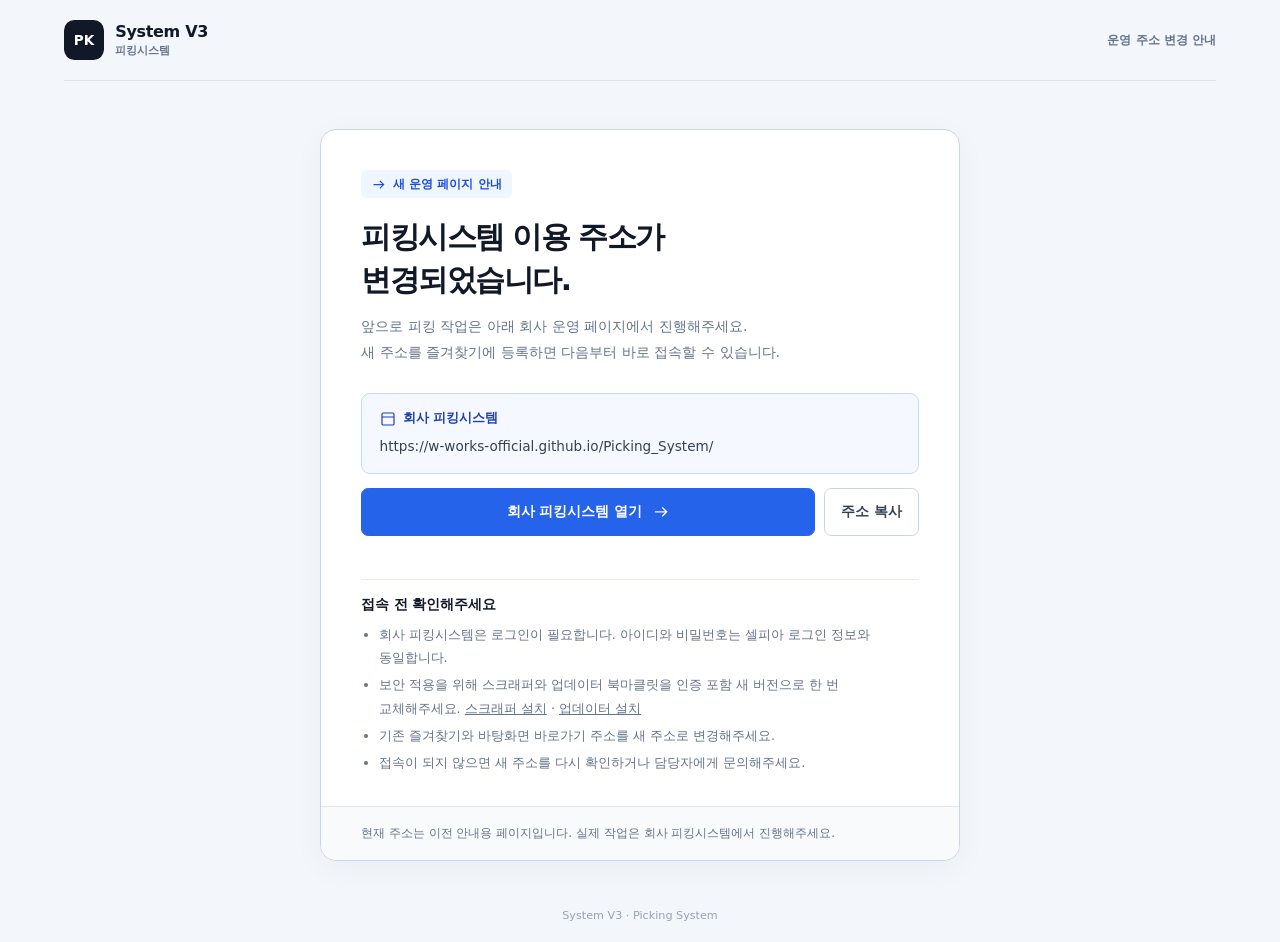
<file: index.html>
<!doctype html>
<html lang="ko">
  <head>
    <meta charset="utf-8">
    <meta name="viewport" content="width=device-width, initial-scale=1">
    <meta name="robots" content="noindex, nofollow">
    <meta name="theme-color" content="#2563eb">
    <title>System V3 · 피킹시스템 주소 변경 안내</title>
    <meta name="notice-version" content="20261007-picking-v1">
    <style>
      :root { color-scheme: light; font-family: "Pretendard", "Noto Sans KR", "Malgun Gothic", system-ui, sans-serif; color: #111827; background: #f3f6fb; font-size: 16px; }
      * { box-sizing: border-box; }
      body { margin: 0; min-height: 100vh; min-height: 100svh; }
      button, a { -webkit-tap-highlight-color: transparent; }
      button { font: inherit; }
      a { color: inherit; }
      .shell { max-width: 75rem; margin: auto; padding: 1.25rem 1.5rem; }
      .header { display: flex; align-items: center; justify-content: space-between; gap: 1rem; padding-bottom: 1.25rem; border-bottom: 1px solid #dbe3ee; }
      .brand { display: flex; align-items: center; gap: .7rem; }
      .brand-icon { width: 2.5rem; height: 2.5rem; display: grid; place-items: center; border-radius: .65rem; background: #111827; color: #fff; font-size: .85rem; font-weight: 800; }
      .brand-name { font-size: 1rem; font-weight: 800; letter-spacing: -.02em; }
      .brand-subtitle { margin-top: .12rem; font-size: .7rem; font-weight: 600; color: #64748b; }
      .header-note { font-size: .75rem; font-weight: 600; color: #64748b; }
      main { display: grid; place-items: center; min-height: calc(100svh - 8.75rem); padding: 3rem 0; }
      .notice { width: 100%; max-width: 40rem; background: #fff; border: 1px solid #cbd5e1; border-radius: 1rem; box-shadow: 0 .5rem 2rem rgba(15, 23, 42, .04); overflow: hidden; }
      .notice-body { padding: 2.5rem 2.5rem 2rem; }
      .eyebrow { display: inline-flex; align-items: center; gap: .4rem; padding: .35rem .65rem; border-radius: .35rem; background: #eff6ff; color: #1d4ed8; font-size: .75rem; font-weight: 700; }
      .eyebrow svg { width: .95rem; height: .95rem; }
      h1 { margin: 1.1rem 0 .8rem; font-size: 1.85rem; line-height: 1.45; letter-spacing: -.05em; font-weight: 800; word-break: keep-all; }
      .intro { margin: 0; font-size: .9rem; line-height: 1.8; color: #64748b; word-break: keep-all; }
      .destination { margin-top: 1.7rem; padding: 1rem 1.1rem; border: 1px solid #bfdbfe; border-radius: .55rem; background: #f5f9ff; }
      .destination-label { display: flex; align-items: center; gap: .45rem; color: #1e40af; font-size: .8rem; font-weight: 700; }
      .destination-label svg { width: 1rem; height: 1rem; flex: none; }
      .url { display: block; margin-top: .45rem; color: #334155; font-size: .85rem; line-height: 1.65; overflow-wrap: anywhere; text-decoration: none; user-select: all; }
      .url:hover { text-decoration: underline; }
      .actions { display: flex; gap: .6rem; margin-top: .85rem; }
      .button { display: inline-flex; align-items: center; justify-content: center; gap: .6rem; min-height: 3rem; padding: .75rem 1rem; border: 1px solid #cbd5e1; border-radius: .45rem; background: #fff; color: #334155; font-size: .85rem; font-weight: 700; text-decoration: none; cursor: pointer; }
      .primary { flex: 1; border-color: #2563eb; background: #2563eb; color: #fff; }
      .primary:hover { background: #1d4ed8; border-color: #1d4ed8; }
      .secondary:hover { background: #f8fafc; }
      .button svg { width: 1.1rem; height: 1.1rem; }
      :focus-visible { outline: 3px solid #93c5fd; outline-offset: 3px; }
      .copy-status { min-height: 1.5rem; margin: .45rem 0 0; color: #2563eb; font-size: .75rem; line-height: 1.6; }
      .instructions { margin: .75rem 0 0; padding: 1rem 0 0; border-top: 1px solid #e2e8f0; }
      .instructions h2 { margin: 0 0 .55rem; font-size: .85rem; font-weight: 700; }
      .instructions ul { margin: 0; padding-left: 1.1rem; color: #64748b; font-size: .8rem; line-height: 1.85; word-break: keep-all; }
      .instructions li + li { margin-top: .2rem; }
      .notice-footer { padding: 1rem 2.5rem; border-top: 1px solid #e2e8f0; background: #f8fafc; color: #64748b; font-size: .75rem; line-height: 1.7; word-break: keep-all; }
      .page-footer { text-align: center; color: #94a3b8; font-size: .7rem; }
      @media (max-width: 40rem) {
        .shell { padding: 1rem; }
        .header { padding-bottom: 1rem; }
        .header-note { font-size: .7rem; }
        main { padding: 2rem 0; min-height: calc(100svh - 8rem); }
        .notice-body { padding: 1.75rem 1.25rem 1.35rem; }
        h1 { font-size: 1.55rem; }
        .notice-footer { padding: .9rem 1.25rem; }
        .actions { flex-direction: column; }
        .button { width: 100%; }
      }
    </style>
  </head>
  <body>
    <div class="shell">
      <header class="header">
        <div class="brand">
          <div class="brand-icon" aria-hidden="true">PK</div>
          <div><div class="brand-name">System V3</div><div class="brand-subtitle">피킹시스템</div></div>
        </div>
        <span class="header-note">운영 주소 변경 안내</span>
      </header>
      <main>
        <section class="notice" aria-labelledby="notice-title">
          <div class="notice-body">
            <span class="eyebrow">
              <svg viewBox="0 0 24 24" fill="none" stroke="currentColor" stroke-width="1.8" aria-hidden="true"><path d="M4 12h16M14 6l6 6-6 6"/></svg>
              새 운영 페이지 안내
            </span>
            <h1 id="notice-title">피킹시스템 이용 주소가<br>변경되었습니다.</h1>
            <p class="intro">앞으로 피킹 작업은 아래 회사 운영 페이지에서 진행해주세요.<br>새 주소를 즐겨찾기에 등록하면 다음부터 바로 접속할 수 있습니다.</p>
            <div class="destination">
              <div class="destination-label">
                <svg viewBox="0 0 24 24" fill="none" stroke="currentColor" stroke-width="1.8" aria-hidden="true"><rect x="3" y="3" width="18" height="18" rx="2"/><path d="M3 9h18M7 6h.01M10 6h.01"/></svg>
                회사 피킹시스템
              </div>
              <a id="destination-url" class="url" href="https://w-works-official.github.io/Picking_System/">https://w-works-official.github.io/Picking_System/</a>
            </div>
            <div class="actions">
              <a class="button primary" href="https://w-works-official.github.io/Picking_System/">
                회사 피킹시스템 열기
                <svg viewBox="0 0 24 24" fill="none" stroke="currentColor" stroke-width="1.8" aria-hidden="true"><path d="M4 12h16M14 6l6 6-6 6"/></svg>
              </a>
              <button id="copy-address" class="button secondary" type="button">주소 복사</button>
            </div>
            <p id="copy-status" class="copy-status" role="status" aria-live="polite"></p>
            <div class="instructions">
              <h2>접속 전 확인해주세요</h2>
              <ul>
                <li>회사 피킹시스템은 로그인이 필요합니다. 아이디와 비밀번호는 셀피아 로그인 정보와 동일합니다.</li>
                <li>보안 적용을 위해 스크래퍼와 업데이터 북마클릿을 인증 포함 새 버전으로 한 번 교체해주세요. <a href="https://w-works-official.github.io/Picking_System/tools/sellpia_scraper.html">스크래퍼 설치</a> · <a href="https://w-works-official.github.io/Picking_System/tools/sellpia_memo_updater_0707_stockmatch.html">업데이터 설치</a></li>
                <li>기존 즐겨찾기와 바탕화면 바로가기 주소를 새 주소로 변경해주세요.</li>
                <li>접속이 되지 않으면 새 주소를 다시 확인하거나 담당자에게 문의해주세요.</li>
              </ul>
            </div>
          </div>
          <div class="notice-footer">현재 주소는 이전 안내용 페이지입니다. 실제 작업은 회사 피킹시스템에서 진행해주세요.</div>
        </section>
      </main>
      <footer class="page-footer">System V3 · Picking System</footer>
    </div>
    <script>
      const address = document.getElementById('destination-url');
      const copyButton = document.getElementById('copy-address');
      const copyStatus = document.getElementById('copy-status');
      let resetTimer;
      copyButton.addEventListener('click', async () => {
        clearTimeout(resetTimer);
        try {
          await navigator.clipboard.writeText(address.href);
          copyButton.textContent = '복사 완료';
          copyStatus.textContent = '새 주소를 복사했습니다.';
        } catch {
          const range = document.createRange();
          range.selectNodeContents(address);
          const selection = window.getSelection();
          selection.removeAllRanges();
          selection.addRange(range);
          copyStatus.textContent = '주소를 선택했습니다. Ctrl+C 또는 길게 눌러 복사해주세요.';
        }
        resetTimer = setTimeout(() => { copyButton.textContent = '주소 복사'; }, 2500);
      });
    </script>
  </body>
</html>
</file>
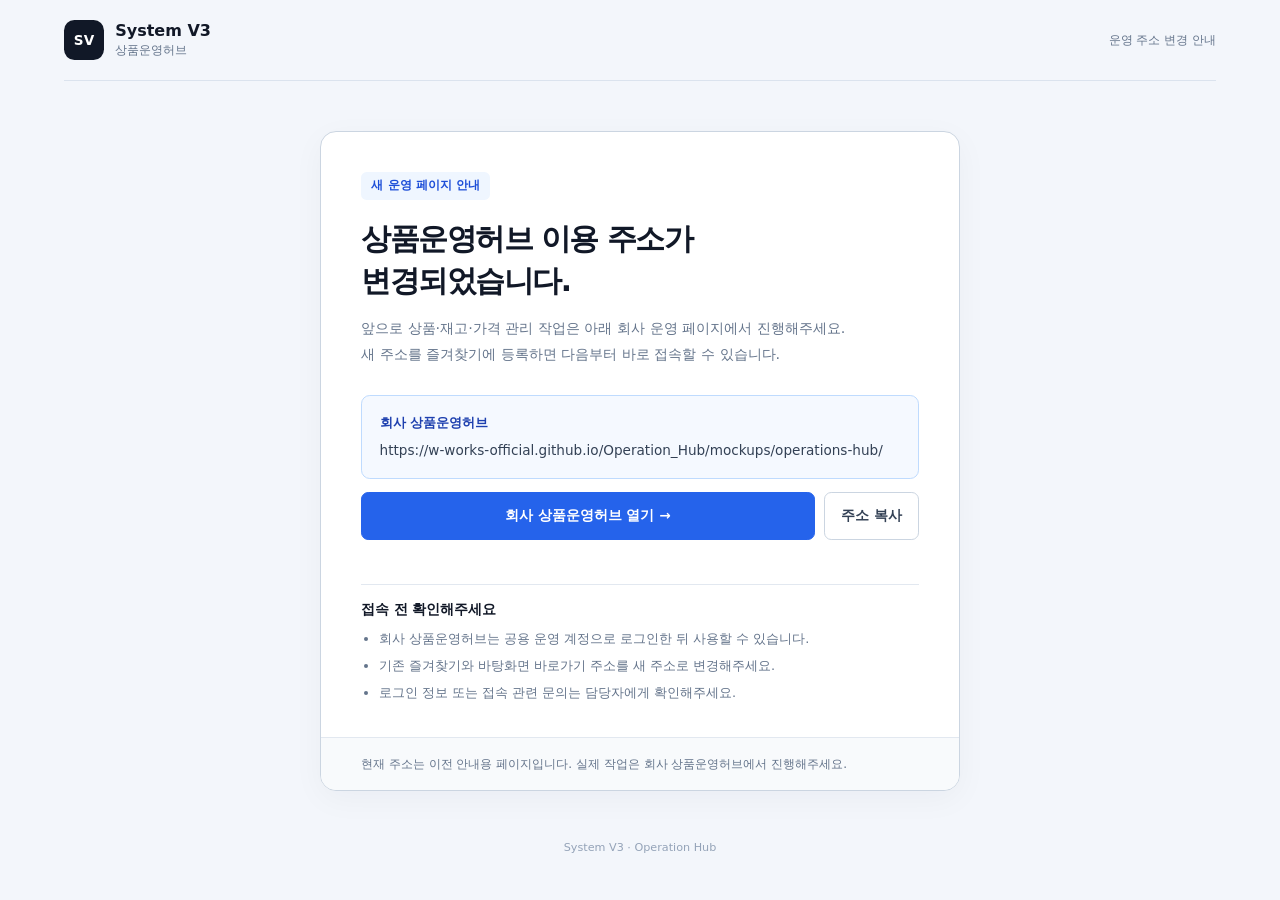
<file: mockups/operations-hub/index.html>
<!doctype html>
<html lang="ko">
<head>
  <meta charset="utf-8">
  <meta name="viewport" content="width=device-width, initial-scale=1">
  <meta name="robots" content="noindex, nofollow">
  <meta name="theme-color" content="#2563eb">
  <meta name="hub-address-notice-version" content="20261007-v1">
  <title>System V3 · 상품운영허브 주소 변경 안내</title>
  <style>
    :root { color-scheme: light; font: 16px "Pretendard", "Noto Sans KR", "Malgun Gothic", system-ui, sans-serif; color: #111827; background: #f3f6fb; }
    * { box-sizing: border-box; }
    body { margin: 0; min-height: 100vh; min-height: 100svh; }
    .shell { max-width: 75rem; margin: auto; padding: 1.25rem 1.5rem; }
    header { display: flex; align-items: center; justify-content: space-between; gap: 1rem; padding-bottom: 1.25rem; border-bottom: 1px solid #dbe3ee; }
    .brand { display: flex; align-items: center; gap: .7rem; }
    .icon { width: 2.5rem; height: 2.5rem; display: grid; place-items: center; border-radius: .65rem; background: #111827; color: white; font-size: .85rem; font-weight: 800; }
    .brand strong { font-size: 1rem; }
    .subtitle, .header-note { color: #64748b; font-size: .75rem; }
    .subtitle { margin-top: .15rem; }
    main { display: grid; place-items: center; min-height: calc(100svh - 8.75rem); padding: 3rem 0; }
    .notice { width: 100%; max-width: 40rem; background: white; border: 1px solid #cbd5e1; border-radius: 1rem; overflow: hidden; box-shadow: 0 .5rem 2rem rgba(15,23,42,.04); }
    .body { padding: 2.5rem 2.5rem 2rem; }
    .eyebrow { display: inline-block; padding: .35rem .65rem; border-radius: .35rem; background: #eff6ff; color: #1d4ed8; font-size: .75rem; font-weight: 700; }
    h1 { margin: 1.1rem 0 .8rem; font-size: 1.85rem; line-height: 1.45; letter-spacing: -.05em; word-break: keep-all; }
    .intro { margin: 0; color: #64748b; font-size: .9rem; line-height: 1.8; word-break: keep-all; }
    .destination { margin-top: 1.7rem; padding: 1rem 1.1rem; border: 1px solid #bfdbfe; border-radius: .55rem; background: #f5f9ff; }
    .destination strong { color: #1e40af; font-size: .8rem; }
    .url { display: block; margin-top: .45rem; color: #334155; font-size: .85rem; line-height: 1.65; overflow-wrap: anywhere; text-decoration: none; user-select: all; }
    .url:hover { text-decoration: underline; }
    .actions { display: flex; gap: .6rem; margin-top: .85rem; }
    .button { display: inline-flex; align-items: center; justify-content: center; min-height: 3rem; padding: .75rem 1rem; border: 1px solid #cbd5e1; border-radius: .45rem; background: white; color: #334155; font-family: inherit; font-size: .85rem; font-weight: 700; text-decoration: none; cursor: pointer; }
    .primary { flex: 1; border-color: #2563eb; background: #2563eb; color: white; }
    .primary:hover { background: #1d4ed8; }
    :focus-visible { outline: 3px solid #93c5fd; outline-offset: 3px; }
    #copy-status { min-height: 1.5rem; margin: .45rem 0 0; color: #2563eb; font-size: .75rem; line-height: 1.6; }
    .instructions { margin-top: .75rem; padding-top: 1rem; border-top: 1px solid #e2e8f0; }
    h2 { margin: 0 0 .55rem; font-size: .85rem; }
    ul { margin: 0; padding-left: 1.1rem; color: #64748b; font-size: .8rem; line-height: 1.85; word-break: keep-all; }
    li + li { margin-top: .2rem; }
    .notice-footer { padding: 1rem 2.5rem; border-top: 1px solid #e2e8f0; background: #f8fafc; color: #64748b; font-size: .75rem; line-height: 1.7; word-break: keep-all; }
    footer { text-align: center; color: #94a3b8; font-size: .7rem; }
    @media (max-width: 40rem) {
      .shell { padding: 1rem; } main { padding: 2rem 0; min-height: calc(100svh - 8rem); }
      .body { padding: 1.75rem 1.25rem 1.35rem; } h1 { font-size: 1.55rem; }
      .notice-footer { padding: .9rem 1.25rem; } .actions { flex-direction: column; } .button { width: 100%; }
    }
  </style>
</head>
<body>
  <div class="shell">
    <header><div class="brand"><div class="icon" aria-hidden="true">SV</div><div><strong>System V3</strong><div class="subtitle">상품운영허브</div></div></div><span class="header-note">운영 주소 변경 안내</span></header>
    <main>
      <section class="notice" aria-labelledby="notice-title">
        <div class="body">
          <span class="eyebrow">새 운영 페이지 안내</span>
          <h1 id="notice-title">상품운영허브 이용 주소가<br>변경되었습니다.</h1>
          <p class="intro">앞으로 상품·재고·가격 관리 작업은 아래 회사 운영 페이지에서 진행해주세요.<br>새 주소를 즐겨찾기에 등록하면 다음부터 바로 접속할 수 있습니다.</p>
          <div class="destination"><strong>회사 상품운영허브</strong><a id="destination-url" class="url" href="https://w-works-official.github.io/Operation_Hub/mockups/operations-hub/">https://w-works-official.github.io/Operation_Hub/mockups/operations-hub/</a></div>
          <div class="actions"><a class="button primary" href="https://w-works-official.github.io/Operation_Hub/mockups/operations-hub/">회사 상품운영허브 열기 →</a><button id="copy-address" class="button" type="button">주소 복사</button></div>
          <p id="copy-status" role="status" aria-live="polite"></p>
          <div class="instructions"><h2>접속 전 확인해주세요</h2><ul>
            <li>회사 상품운영허브는 공용 운영 계정으로 로그인한 뒤 사용할 수 있습니다.</li>
            <li>기존 즐겨찾기와 바탕화면 바로가기 주소를 새 주소로 변경해주세요.</li>
            <li>로그인 정보 또는 접속 관련 문의는 담당자에게 확인해주세요.</li>
          </ul></div>
        </div>
        <div class="notice-footer">현재 주소는 이전 안내용 페이지입니다. 실제 작업은 회사 상품운영허브에서 진행해주세요.</div>
      </section>
    </main>
    <footer>System V3 · Operation Hub</footer>
  </div>
  <script>
    const address = document.getElementById('destination-url');
    const copyButton = document.getElementById('copy-address');
    const copyStatus = document.getElementById('copy-status');
    copyButton.addEventListener('click', async () => {
      try { await navigator.clipboard.writeText(address.href); copyStatus.textContent = '새 주소를 복사했습니다.'; }
      catch {
        const range = document.createRange(); range.selectNodeContents(address);
        const selection = window.getSelection(); selection.removeAllRanges(); selection.addRange(range);
        copyStatus.textContent = '주소를 선택했습니다. Ctrl+C 또는 길게 눌러 복사해주세요.';
      }
    });
  </script>
</body>
</html>
</file>
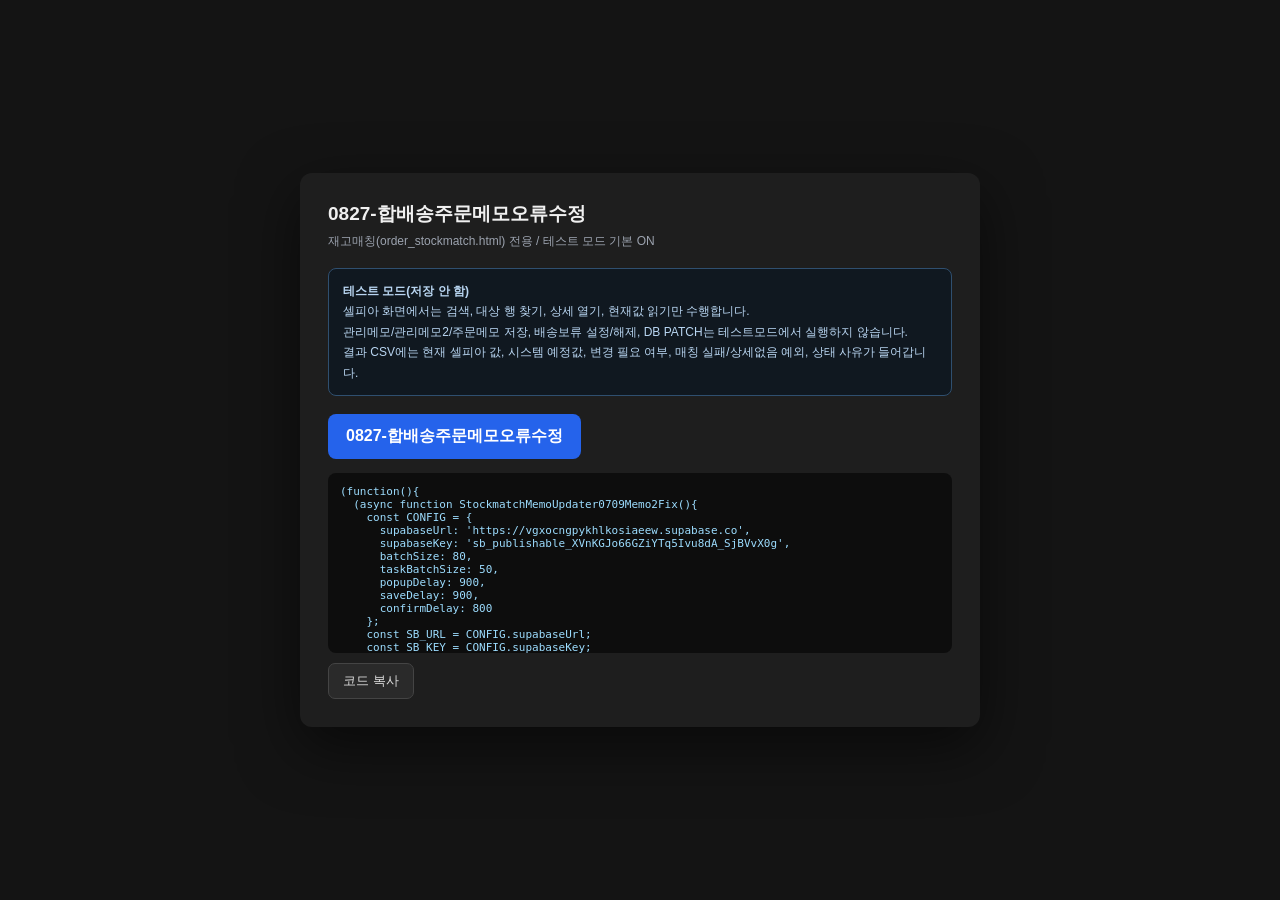
<file: tools/sellpia_memo_updater_0707_stockmatch.html>
<!DOCTYPE html>
<html lang="ko">
<head>
<meta charset="UTF-8">
<meta name="viewport" content="width=device-width, initial-scale=1.0">
<title>0827-합배송주문메모오류수정</title>
<style>
  * { box-sizing: border-box; margin: 0; padding: 0; }
  body { background:#141414; color:#f0f0f0; font-family:Arial,'Noto Sans KR',sans-serif; min-height:100vh; display:flex; align-items:center; justify-content:center; padding:24px; }
  .card { width:680px; max-width:100%; background:#1e1e1e; border-radius:12px; padding:28px; box-shadow:0 20px 60px rgba(0,0,0,.55); }
  h1 { font-size:19px; margin-bottom:6px; }
  .sub { color:#9ca3af; font-size:12px; margin-bottom:18px; }
  .note { background:#101820; border:1px solid #2f4f6f; border-radius:8px; padding:12px 14px; color:#b9d6f2; font-size:12px; line-height:1.7; margin-bottom:18px; }
  .btn { display:inline-block; padding:12px 18px; border-radius:8px; background:#2563eb; color:#fff; text-decoration:none; font-weight:800; }
  pre { margin-top:14px; max-height:180px; overflow:auto; background:#0d0d0d; color:#9cdcfe; border-radius:8px; padding:12px; white-space:pre-wrap; word-break:break-all; font-size:11px; }
  button { margin-top:10px; padding:8px 14px; border-radius:7px; border:1px solid #444; background:#2a2a2a; color:#ddd; cursor:pointer; }
</style>
</head>
<body>
<div class="card">
  <h1>0827-합배송주문메모오류수정</h1>
  <div class="sub">재고매칭(order_stockmatch.html) 전용 / 테스트 모드 기본 ON</div>
  <div class="note">
    <b>테스트 모드(저장 안 함)</b><br>
    셀피아 화면에서는 검색, 대상 행 찾기, 상세 열기, 현재값 읽기만 수행합니다.<br>
    관리메모/관리메모2/주문메모 저장, 배송보류 설정/해제, DB PATCH는 테스트모드에서 실행하지 않습니다.<br>
    결과 CSV에는 현재 셀피아 값, 시스템 예정값, 변경 필요 여부, 매칭 실패/상세없음 예외, 상태 사유가 들어갑니다.
  </div>
  <a id="bookmarklet-link" class="btn" href="#">0827-합배송주문메모오류수정</a>
  <pre id="code-display">loading...</pre>
  <button id="copy-btn">코드 복사</button>
</div>

<script id="bookmarklet-source" type="text/plain">
(function(){
  (async function StockmatchMemoUpdater0709Memo2Fix(){
    const CONFIG = {
      supabaseUrl: 'https://vgxocngpykhlkosiaeew.supabase.co',
      supabaseKey: 'sb_publishable_XVnKGJo66GZiYTq5Ivu8dA_SjBVvX0g',
      batchSize: 80,
      taskBatchSize: 50,
      popupDelay: 900,
      saveDelay: 900,
      confirmDelay: 800
    };
    const SB_URL = CONFIG.supabaseUrl;
    const SB_KEY = CONFIG.supabaseKey;
    const sleep = ms => new Promise(resolve => setTimeout(resolve, ms));
    const normal = value => String(value == null ? '' : value).replace(/\s+/g, ' ').trim();
    const targetToken = value => {
      const text = normal(value);
      const match = text.match(/\d{8,}-\d+|\d{6,}/);
      return match ? match[0] : text;
    };
    const targetTokens = value => [...new Set(
      String(value == null ? '' : value)
        .split(/[\s,;]+/)
        .map(targetToken)
        .filter(Boolean)
    )];
    const targetRangeLabel = value => {
      const targets = targetTokens(value);
      if (!targets.length) return '';
      return targets.length === 1 ? '개별 대상 1건' : '입력 대상 ' + targets.length + '건';
    };
    const today = () => new Date().toISOString().slice(0, 10);
    const $ = id => document.getElementById(id);
    const results = [];
    let stopped = false;
    let lastBuildMeta = null;
    let lastDryRunSummary = null;
    let csvMode = 'test';

    if (!/order_stockmatch\.html/i.test(location.pathname)) {
      alert('재고매칭 탭(order_stockmatch.html)에서 실행해주세요.');
      return;
    }
    if (!window.grid || !window.grid.getData) {
      alert('재고매칭 grid 객체를 찾지 못했습니다.');
      return;
    }
    if (document.getElementById('smu0707-overlay')) {
      alert('이미 실행 중입니다.');
      return;
    }

    async function dbRequest(path, options = {}) {
      const res = await fetch(SB_URL + '/rest/v1/' + path, {
        method: options.method || 'GET',
        headers: {
          apikey: SB_KEY,
          Authorization: 'Bearer ' + SB_KEY,
          'Content-Type': 'application/json',
          Range: '0-9999',
          ...(options.headers || {})
        },
        body: options.body === undefined ? undefined : JSON.stringify(options.body)
      });
      if (!res.ok) throw new Error('DB read failed [' + path + ']: ' + await res.text());
      if (res.status === 204) return null;
      const text = await res.text();
      return text ? JSON.parse(text) : null;
    }

    async function dbRequestIn(table, column, values, select) {
      const ids = [...new Set((values || []).map(normal).filter(Boolean))];
      const out = [];
      for (let i = 0; i < ids.length; i += CONFIG.batchSize) {
        const batch = ids.slice(i, i + CONFIG.batchSize).map(encodeURIComponent).join(',');
        const rows = await dbRequest(table + '?' + column + '=in.(' + batch + ')&select=' + encodeURIComponent(select));
        out.push(...(rows || []));
      }
      return out;
    }

    async function safeDbRequestIn(table, column, values, select) {
      try {
        return await dbRequestIn(table, column, values, select);
      } catch (err) {
        console.warn('[SMU0707] optional DB read failed:', table, err);
        if (lastBuildMeta) {
          lastBuildMeta.optionalDbWarnings = lastBuildMeta.optionalDbWarnings || [];
          lastBuildMeta.optionalDbWarnings.push(table + ': ' + (err && err.message ? err.message : err));
        }
        return [];
      }
    }

    function readPageDateInput(id) {
      const el = document.getElementById(id);
      const value = el && normal(el.value);
      return /^\d{4}-\d{2}-\d{2}$/.test(value) ? value : '';
    }

    function defaultStartDate() {
      return readPageDateInput('search_date_s') || today();
    }

    function defaultEndDate() {
      const start = defaultStartDate();
      const end = readPageDateInput('search_date_e') || start;
      return end < start ? start : end;
    }

    function addDays(date, days) {
      const m = String(date || '').match(/^(\d{4})-(\d{2})-(\d{2})$/);
      if (!m) throw new Error('Invalid date: ' + date);
      const d = new Date(Number(m[1]), Number(m[2]) - 1, Number(m[3]) + days);
      const yyyy = d.getFullYear();
      const mm = String(d.getMonth() + 1).padStart(2, '0');
      const dd = String(d.getDate()).padStart(2, '0');
      return yyyy + '-' + mm + '-' + dd;
    }

    function compactDate(date) {
      return String(date || '').replace(/-/g, '');
    }

    function dateRange(startDate, endDate) {
      const start = startDate || today();
      const end = endDate || start;
      if (end < start) throw new Error('End date is earlier than start date.');
      return { d0: compactDate(start), d1: compactDate(addDays(end, 1)), label: start + '~' + end };
    }

    function gridItems() {
      const data = window.grid.getData();
      const len = data.getLength();
      const rows = [];
      for (let i = 0; i < len; i++) rows.push({ idx: i, item: data.getItem(i) || {} });
      return rows;
    }

    async function ensureAllGridRowsLoaded() {
      const before = gridItems().length;
      const pagerEls = [...document.querySelectorAll('.slick-pager a,.slick-pager button,.slick-pager span')];
      const allBtn = pagerEls.find(el => {
        const text = normal(el.innerText || el.textContent);
        return text === '모두' || /^all$/i.test(text);
      });
      if (allBtn && !allBtn.classList.contains('ui-state-disabled')) {
        allBtn.click();
        await sleep(1000);
      }
      const after = gridItems().length;
      return { before, after, clickedAll: !!allBtn && after >= before };
    }

    function rowOrdNo(row) {
      return normal(row.c_ord_no || row.ord_no || row.order_no);
    }

    function rowInvNo(row) {
      return normal(row.c_delinum || row.inv_no || row.dnum);
    }

    function rowItemNo(row, index) {
      return normal(row.sellpia_order_item_no || row.c_order_item_no || row.c_ord_item_no || row.c_item_no || row.item_no || row.c_prv_item_no || (index + 1));
    }

    function rowItemNoStrict(row) {
      return normal(row.sellpia_order_item_no || row.c_order_item_no || row.c_ord_item_no || row.c_item_no || row.item_no);
    }

    function sourceOrderNoFromItemNo(itemNo) {
      const match = normal(itemNo).match(/^(\d{8,}-\d+)_\[\d+\]$/);
      return match ? normal(match[1]) : '';
    }

    function rowSourceOrdNo(row) {
      return sourceOrderNoFromItemNo(rowItemNoStrict(row) || normal(row?.c_prv_item_no)) || rowOrdNo(row);
    }

    function collectGridTargetsForInputs(requestedTargets, rows) {
      const targets = [];
      const matchedInputs = new Set();
      let missingOrdRows = 0;
      for (const target of requestedTargets || []) {
        const exactOrderRows = (rows || []).filter(({ item }) => rowSourceOrdNo(item) === target);
        const matchedRows = exactOrderRows.length
          ? exactOrderRows
          : (rows || []).filter(({ item }) => rowInvNo(item) === target);
        if (!matchedRows.length) continue;
        matchedInputs.add(target);
        for (const { item } of matchedRows) {
          const ordNo = rowSourceOrdNo(item);
          if (!ordNo) {
            missingOrdRows++;
            continue;
          }
          targets.push({ ordNo, invNo: rowInvNo(item) || target });
        }
      }
      return { targets, matchedInputs, missingOrdRows };
    }

    function rowsForTask(task) {
      return gridItems().filter(({ item }) => {
        const ord = rowSourceOrdNo(item);
        const inv = rowInvNo(item);
        // 주문번호가 확인된 작업은 반드시 그 주문의 상품행만 처리한다.
        // 같은 송장을 공유하는 합배송 주문까지 OR 조건으로 섞으면 각 주문 작업이
        // 송장 전체 행을 반복 처리하여 2배 실행 및 item_key_match_failed가 발생한다.
        if (task.ordNo) return ord === task.ordNo;
        return !!(task.invNo && inv === task.invNo);
      });
    }

    const DETAIL_FIELD_SELECTOR = '#dt_shop_memo,[name="dt_shop_memo"],#dt_shop_memo2,[name="dt_shop_memo2"],#dt_ord_memo,#dt_order_memo,[name="dt_ord_memo"],#dt_delirsvin_date,#dt_delirsvout_date';

    function isVisible(el) {
      return !!(el && (el.offsetParent || el.getClientRects().length));
    }

    function visibleDialogs() {
      return [...document.querySelectorAll('.ui-dialog')].filter(isVisible);
    }

    function detailReadyRoot(root) {
      if (!root) return null;
      const field = root.querySelector(DETAIL_FIELD_SELECTOR);
      return isVisible(field) ? root : null;
    }

    function rootKind(root) {
      if (!root) return 'none';
      if (root === document) return 'document';
      if (root.classList && root.classList.contains('ui-dialog')) return 'ui-dialog';
      if (root.matches && root.matches('.modal')) return 'modal';
      if (root.matches && root.matches('[role="dialog"]')) return 'role-dialog';
      return (root.tagName || 'node').toLowerCase();
    }

    function currentDetailRoot() {
      for (const root of visibleDialogs()) {
        const ready = detailReadyRoot(root);
        if (ready) return ready;
      }
      const field = document.querySelector(DETAIL_FIELD_SELECTOR);
      if (!isVisible(field)) return null;
      const dialog = field.closest('.ui-dialog,.modal,[role="dialog"]');
      if (dialog && isVisible(dialog)) return dialog;
      return field.closest('form,table') || document;
    }

    function openDialogRoot() {
      return currentDetailRoot();
    }

    async function waitForDetailReady(maxMs) {
      const deadline = perfNow() + (maxMs || CONFIG.popupDelay || 900);
      while (perfNow() < deadline) {
        const root = currentDetailRoot();
        if (root) return root;
        await sleep(80);
      }
      return currentDetailRoot();
    }

    function detailStillOpen(root) {
      if (!root) return !!currentDetailRoot();
      if (root !== document && !document.documentElement.contains(root)) return false;
      if (root !== document && !isVisible(root)) return false;
      return !!detailReadyRoot(root);
    }

    async function waitForDetailClosed(root, maxMs) {
      const deadline = perfNow() + (maxMs || 1200);
      while (perfNow() < deadline) {
        if (!detailStillOpen(root)) return true;
        await sleep(80);
      }
      return !detailStillOpen(root);
    }

    function detailCloseButton(root) {
      const local = root && root !== document && root.querySelector && root.querySelector('.ui-dialog-titlebar-close');
      if (isVisible(local)) return local;
      for (const dlg of visibleDialogs()) {
        if (!detailReadyRoot(dlg)) continue;
        const btn = dlg.querySelector('.ui-dialog-titlebar-close');
        if (isVisible(btn)) return btn;
      }
      for (const btn of [...document.querySelectorAll('.ui-dialog-titlebar-close')]) {
        if (isVisible(btn)) return btn;
      }
      return null;
    }

    async function openDetail(rowIdx) {
      window.grid.scrollRowIntoView(rowIdx);
      await sleep(180);
      window.grid.setActiveCell(rowIdx, 0);
      if (window.grid.onDblClick && window.jQuery) {
        window.grid.onDblClick.notify({ row: rowIdx, cell: 0 }, new jQuery.Event('dblclick'), window.grid);
      }
      let root = await waitForDetailReady(Math.max(CONFIG.popupDelay || 900, 1200));
      if (root) return { root, fallback: false, rootKind: rootKind(root), ready: true };
      await sleep(300);
      root = await waitForDetailReady(1800);
      return { root, fallback: true, rootKind: rootKind(root), ready: !!root };
    }

    async function closeDetail() {
      const dlg = openDialogRoot();
      if (!dlg) return { fallback: false, closed: true, rootKind: 'none', button: false };
      const btn = detailCloseButton(dlg);
      if (btn) btn.click();
      const closed = await waitForDetailClosed(dlg, 1200);
      if (closed) return { fallback: false, closed: true, rootKind: rootKind(dlg), button: !!btn };
      await sleep(300);
      return { fallback: true, closed: false, rootKind: rootKind(dlg), button: !!btn };
    }

    // A checked checkbox inside the already-open popup only proves that the
    // browser accepted the click.  Reopen the exact grid row after save so a
    // partial-hold write is never reported as successful until Sellpia serves
    // the persisted checkbox state back to us.
    async function verifyPersistedHold(rowResult) {
      const expected = plannedHoldBool(rowResult);
      const closed = await closeDetail();
      if (!closed.closed) {
        throw new Error('배송보류 저장 검증 중 상세 팝업을 닫지 못했습니다.');
      }
      await sleep(280);
      const reopened = await openDetail(rowResult.gridRowIndex);
      const root = reopened && reopened.root;
      if (!root) {
        throw new Error('배송보류 저장 검증 중 해당 셀피아 상품행을 다시 열지 못했습니다.');
      }
      try {
        assertPopupTargetMatches(root, rowResult);
        const checkbox = holdCheckbox(root);
        if (!checkbox) throw new Error('배송보류 저장 검증 중 다시 연 팝업에서 체크박스를 찾지 못했습니다.');
        const actual = !!checkbox.checked;
        if (actual !== expected) {
          throw new Error('배송보류 저장 검증 실패: 예정=' + (expected ? 'ON' : 'OFF') + ', 실제=' + (actual ? 'ON' : 'OFF'));
        }
        return { expected: expected ? 'ON' : 'OFF', actual: actual ? 'ON' : 'OFF', rootKind: rootKind(root) };
      } finally {
        await closeDetail();
      }
    }

    function fieldValue(root, selectors) {
      for (const selector of selectors) {
        const el = root && root.querySelector(selector);
        if (!el) continue;
        if ('value' in el) return normal(el.value);
        return normal(el.textContent);
      }
      return '';
    }

    function holdCheckbox(root) {
      if (!root) return null;
      const direct = root.querySelector('#dt_deli_delay,[name="dt_deli_delay"],#o_deli_delay,[name="o_deli_delay"],#deli_delay,[name="deli_delay"],input[type="checkbox"][id*="deli"][id*="delay"],input[type="checkbox"][name*="deli"][name*="delay"]');
      if (direct) return direct;
      const badLabel = /송장번호|선매칭|부분배송불가|해제일|주문메모|관리메모/;
      const siblingText = (el, dir) => {
        let node = dir === 'next' ? el.nextSibling : el.previousSibling;
        let out = '';
        for (let i = 0; node && i < 3; i++) {
          if (node.nodeType === 1 && node.matches && node.matches('input,button,select,textarea')) break;
          out += ' ' + normal(node.textContent || '');
          node = dir === 'next' ? node.nextSibling : node.previousSibling;
        }
        return normal(out);
      };
      for (const cb of [...root.querySelectorAll('input[type="checkbox"]')]) {
        const label = normal((cb.closest('label') || {}).textContent || '');
        if (/배송보류/.test(label) && !badLabel.test(label.replace(/배송보류/g, ''))) return cb;
        const next = siblingText(cb, 'next');
        if (/배송보류/.test(next) && !badLabel.test(next.replace(/배송보류/g, ''))) return cb;
      }
      let best = null;
      let bestScore = 0;
      for (const cb of [...root.querySelectorAll('input[type="checkbox"]')]) {
        const cell = normal((cb.closest('td,th,label') || {}).textContent || '');
        if (!/배송보류/.test(cell) || badLabel.test(cell.replace(/배송보류/g, ''))) continue;
        const score = cell.length <= 20 ? 100 : 60;
        if (score > bestScore) {
          best = cb;
          bestScore = score;
        }
      }
      return bestScore >= 60 ? best : null;
    }

    function plannedHoldBool(rowResult) {
      return rowResult && rowResult.plannedHold === 'ON';
    }

    function systemShippingHoldForTask(task) {
      if (!task) return 'UNKNOWN';
      if (task.systemShippingHold === 'ON' || task.systemShippingHold === 'OFF') return task.systemShippingHold;
      return 'UNKNOWN';
    }

    function normalizeScrapedShippingHoldStatus(value) {
      const text = normal(value).toUpperCase();
      if (text === 'ON') return 'ON';
      if (text === 'OFF') return 'OFF';
      if (text === 'UNKNOWN') return 'UNKNOWN';
      return '';
    }

    function normalizeSystemShippingHoldStatus(value) {
      const text = normal(value).toUpperCase();
      if (text === 'ON') return 'ON';
      if (text === 'OFF') return 'OFF';
      if (text === 'UNKNOWN') return 'UNKNOWN';
      return '';
    }

    function isDrawerOnlyMemo(value) {
      const firstLine = normal(value).split(/\r?\n/)[0] || '';
      if (!firstLine) return false;
      const chars = Array.from(firstLine.replace(/\s+/g, ''));
      if (chars.length < 3) return false;
      return /^\d{1,8}$/.test(chars.slice(2).join(''));
    }

    function scrapedShippingHoldFromOrderRows(rows) {
      const values = (rows || []).map(row => normalizeScrapedShippingHoldStatus(row?.sellpia_shipping_hold_status)).filter(Boolean);
      const rawValues = (rows || []).map(row => normal(row?.sellpia_shipping_hold_raw)).filter(Boolean);
      const scrapedAtValues = (rows || []).map(row => normal(row?.sellpia_shipping_hold_scraped_at || row?.scraped_at)).filter(Boolean).sort();
      if (values.includes('ON')) return { status: 'ON', raw: rawValues.join(' | '), scrapedAt: scrapedAtValues.pop() || '' };
      if (values.length && values.every(value => value === 'OFF')) return { status: 'OFF', raw: rawValues.join(' | '), scrapedAt: scrapedAtValues.pop() || '' };
      if (values.length) return { status: 'UNKNOWN', raw: rawValues.join(' | '), scrapedAt: scrapedAtValues.pop() || '' };
      return { status: '', raw: rawValues.join(' | '), scrapedAt: scrapedAtValues.pop() || '' };
    }

    function systemShippingHoldFromOrderRows(rows) {
      const values = (rows || []).map(row => normalizeSystemShippingHoldStatus(row?.system_shipping_hold_status)).filter(Boolean);
      const sources = (rows || []).map(row => normal(row?.system_shipping_hold_source)).filter(Boolean);
      const updatedAtValues = (rows || []).map(row => normal(row?.system_shipping_hold_updated_at)).filter(Boolean).sort();
      const uniqueValues = [...new Set(values)];
      const hasSystemValue = uniqueValues.length > 0;
      const status = uniqueValues.length === 1 ? uniqueValues[0] : 'UNKNOWN';
      return {
        status: status || 'UNKNOWN',
        known: status === 'ON' || status === 'OFF',
        source: sources[0] || (hasSystemValue ? 'system_current' : 'system_current_missing'),
        updatedAt: updatedAtValues.pop() || '',
        syncReason: status === 'ON' || status === 'OFF' ? 'orders_system_shipping_hold_status' : (hasSystemValue ? 'system_shipping_hold_review_required' : 'system_shipping_hold_status_null')
      };
    }

    function holdSyncAction(currentSellpiaHold, systemShippingHold) {
      if (systemShippingHold !== 'ON' && systemShippingHold !== 'OFF') return 'REVIEW_SKIP';
      if (currentSellpiaHold !== 'ON' && currentSellpiaHold !== 'OFF') return 'REVIEW_SKIP';
      if (currentSellpiaHold === systemShippingHold) return 'NONE';
      return systemShippingHold === 'ON' ? 'SET_ON' : 'SET_OFF';
    }

    function holdSyncReason(task, syncAction) {
      if (syncAction === 'REVIEW_SKIP') return task?.shippingHoldSyncReason || 'shipping_hold_review_required';
      if (syncAction === 'NONE') return 'system_and_sellpia_hold_match';
      if (syncAction === 'SET_ON') return task?.shippingHoldSyncReason || 'system_on_sellpia_off';
      if (syncAction === 'SET_OFF') return task?.shippingHoldSyncReason || 'system_off_sellpia_on';
      return task?.shippingHoldSyncReason || 'system_shipping_hold_current_diff';
    }

    function workflowEventTime(row) {
      return new Date(row?.event_at || row?.created_at || 0).getTime() || 0;
    }

    function workflowLocalDateKey(value) {
      if (!value) return '';
      const date = new Date(value);
      if (!Number.isFinite(date.getTime())) return '';
      const local = new Date(date.getTime() - date.getTimezoneOffset() * 60000);
      return local.toISOString().slice(0, 10);
    }

    function orderScrapeCutoffByOrdNo(orderRows) {
      const rowsByOrd = new Map();
      for (const row of orderRows || []) {
        const ord = normal(row?.ord_no || row?.order_group_no);
        if (!ord) continue;
        if (!rowsByOrd.has(ord)) rowsByOrd.set(ord, []);
        rowsByOrd.get(ord).push(row);
      }

      const cutoffs = new Map();
      for (const [ord, rows] of rowsByOrd.entries()) {
        const latestDate = [...new Set(rows.map(row => workflowLocalDateKey(row?.scraped_at)).filter(Boolean))].sort().pop();
        const latestRows = latestDate ? rows.filter(row => workflowLocalDateKey(row?.scraped_at) === latestDate) : rows;
        const times = latestRows.map(row => new Date(row?.scraped_at || 0).getTime()).filter(Number.isFinite);
        if (times.length) cutoffs.set(ord, Math.min(...times));
      }
      return cutoffs;
    }

    function workflowEventsAfterOrderScrape(rows, orderRows) {
      const cutoffs = orderScrapeCutoffByOrdNo(orderRows);
      if (!cutoffs.size) return rows || [];
      return (rows || []).filter(row => {
        const ord = normal(row?.order_group_no || row?.ord_no);
        const cutoff = cutoffs.get(ord);
        if (!cutoff) return true;
        return workflowEventTime(row) >= cutoff;
      });
    }

    function memo2ApplyAllCheckbox(root) {
      if (!root) return null;
      const direct = root.querySelector('#o_shop_memo2_mode_all,[name="o_shop_memo2_mode_all"]');
      if (direct) return direct;
      const el = root.querySelector('#dt_shop_memo2,[name="dt_shop_memo2"]');
      const row = el && el.closest('tr');
      return row ? row.querySelector('input[type="checkbox"]') : null;
    }

    function memo1ApplyAllCheckbox(root) {
      if (!root) return null;
      const direct = root.querySelector('#o_shop_memo_mode_all,[name="o_shop_memo_mode_all"]');
      if (direct) return direct;
      const el = root.querySelector('#dt_shop_memo,[name="dt_shop_memo"]');
      const row = el && el.closest('tr');
      return row ? row.querySelector('input[type="checkbox"]') : null;
    }

    function orderMemoApplyAllCheckbox(root) {
      if (!root) return null;
      const direct = root.querySelector('#o_ord_memo_mode_all,[name="o_ord_memo_mode_all"]');
      if (direct) return direct;
      const el = root.querySelector('#dt_ord_memo,#dt_order_memo,[name="dt_ord_memo"],[name="dt_order_memo"]');
      const row = el && el.closest('tr');
      return row ? row.querySelector('input[type="checkbox"]') : null;
    }

    function samePopupItemNo(left, right) {
      const a = normal(left);
      const b = normal(right);
      if (!a || !b) return false;
      if (a === b) return true;
      return a.replace(/[^\w]/g, '') === b.replace(/[^\w]/g, '');
    }

    function popupItemNo(root) {
      const direct = fieldValue(root, [
        '#dt_order_item_no',
        '[name="dt_order_item_no"]',
        '#dt_ord_item_no',
        '[name="dt_ord_item_no"]',
        '#dt_item_no',
        '[name="dt_item_no"]'
      ]);
      if (direct) return direct;
      for (const label of [...root.querySelectorAll('th,td,label,span')]) {
        const text = elementText(label);
        if (text.length > 60 || !/주문품목\s*(No|번호)|품목\s*No/.test(text)) continue;
        const inlineValue = normal(text.replace(/주문품목\s*(No|번호)|품목\s*No|[:：]/g, ''));
        if (inlineValue) return inlineValue;
        const row = label.closest('tr');
        const input = row && row.querySelector('input:not([type="checkbox"]),textarea,select');
        if (input && normal(input.value)) return normal(input.value);
        const next = label.nextElementSibling;
        const nextText = elementText(next);
        if (nextText && nextText.length <= 60) return nextText;
      }
      return '';
    }

    function popupOrderNo(root) {
      const direct = fieldValue(root, [
        '#dt_ord_no',
        '[name="dt_ord_no"]',
        '#dt_order_no',
        '[name="dt_order_no"]',
        '#ord_no',
        '[name="ord_no"]'
      ]);
      if (direct) return direct;
      for (const label of [...root.querySelectorAll('th,td,label,span')]) {
        const text = elementText(label);
        if (text.length > 60 || !/^주문번호\s*[:：]?/.test(text) || /주문품목/.test(text)) continue;
        const inlineValue = normal(text.replace(/^주문번호\s*[:：]?/, ''));
        if (inlineValue) return inlineValue;
        const row = label.closest('tr');
        const input = row && row.querySelector('input:not([type="checkbox"]),textarea,select');
        if (input && normal(input.value)) return normal(input.value);
        const next = label.nextElementSibling;
        const nextText = elementText(next);
        if (nextText && nextText.length <= 60) return nextText;
      }
      return '';
    }

    function assertPopupItemMatches(root, rowResult) {
      const expected = normal(rowResult.itemNoForVerify);
      if (!expected) throw new Error('저장 전 주문품목No를 확인할 수 없습니다.');
      const actual = popupItemNo(root);
      if (!actual) throw new Error('상세 팝업에서 주문품목No를 찾지 못했습니다.');
      if (!samePopupItemNo(actual, expected)) {
        throw new Error('상세 팝업 주문품목No 불일치: expected=' + expected + ', actual=' + actual);
      }
    }

    function assertPopupTargetMatches(root, rowResult) {
      const expectedOrderNo = normal(rowResult.ordNo);
      const actualOrderNo = popupOrderNo(root);
      if (!expectedOrderNo) throw new Error('저장 전 주문번호를 확인할 수 없습니다.');
      if (!actualOrderNo) throw new Error('상세 팝업에서 주문번호를 찾지 못했습니다.');
      if (actualOrderNo !== expectedOrderNo) {
        throw new Error('상세 팝업 주문번호 불일치: expected=' + expectedOrderNo + ', actual=' + actualOrderNo);
      }
      assertPopupItemMatches(root, rowResult);
      return { orderNo: actualOrderNo, itemNo: popupItemNo(root) };
    }

    function inspectMemo1PopupSafety(root, rowResult) {
      const popupTarget = assertPopupTargetMatches(root, rowResult);
      const applyAll = memo1ApplyAllCheckbox(root);
      if (!applyAll) throw new Error('관리메모 전체적용 체크박스를 찾지 못했습니다. 안전을 위해 저장을 중단합니다.');
      const input = root.querySelector('#dt_shop_memo,[name="dt_shop_memo"]');
      if (!input) throw new Error('관리메모 입력 필드를 찾지 못했습니다.');
      return {
        popupTarget,
        applyAll,
        input,
        inputBefore: normal(input.value)
      };
    }

    function elementText(el) {
      return normal((el && (el.innerText || el.textContent || el.value)) || '');
    }

    function confirmButtons() {
      const dialogSelector = '.ui-dialog,.jqibox,.jqi,.jqistate,.sweet-alert,.swal2-container,.jconfirm,.bootbox,.modal,[role="dialog"],[id^="jqi"]';
      const candidates = [...document.querySelectorAll('button,input[type="button"],input[type="submit"],a,[role="button"],.ui-button')].filter(btn => {
        if (!btn.offsetParent && !btn.getClientRects().length) return false;
        const text = elementText(btn).replace(/\s+/g, '').trim();
        return text === '예' || text === '확인' || text === 'OK' || text === 'Ok' || text === 'ok';
      });
      if (!candidates.length) return [];
      const dialogButton = candidates.find(item => !!item.closest(dialogSelector));
      return dialogButton ? [dialogButton, ...candidates.filter(item => item !== dialogButton)] : candidates;
    }

    async function clickConfirmDialogsFast(label, maxMs) {
      const deadline = perfNow() + (maxMs || 1800);
      let clicked = 0;
      while (perfNow() < deadline) {
        const buttons = confirmButtons();
        if (buttons.length) {
          try {
            buttons[0].click();
            clicked++;
          } catch (_) {
            break;
          }
          await sleep(150);
          if (!confirmButtons().length) break;
        }
        await sleep(80);
      }
      return clicked;
    }

    async function clickConfirmDialogs(label, maxCount) {
      let clicked = 0;
      for (let i = 0; i < (maxCount || 6); i++) {
        await sleep(250);
        const candidates = confirmButtons();
        if (!candidates.length) break;
        try {
          candidates[0].click();
          clicked++;
        } catch (_) {
          break;
        }
        await sleep(CONFIG.confirmDelay || 800);
      }
      return clicked;
    }

    function setInputValue(el, value) {
      if (!el) return;
      if (window.jQuery) {
        try {
          window.jQuery(el).val(value).trigger('input').trigger('change');
          return;
        } catch (_) {}
      }
      el.value = value;
      el.dispatchEvent(new Event('input', { bubbles: true }));
      el.dispatchEvent(new Event('change', { bubbles: true }));
    }

    function readCurrentValues(root, row) {
      const cb = holdCheckbox(root);
      const gridCurrent = gridCurrentValues(row);
      const holdStatus = cb ? (cb.checked ? 'ON' : 'OFF') : (gridCurrent.holdKnown ? gridCurrent.hold : 'UNKNOWN');
      return {
        memo1: fieldValue(root, ['#dt_shop_memo', '[name="dt_shop_memo"]']) || normal(row.c_shop_memo || row.o_shop_memo || row.shop_memo),
        memo2: fieldValue(root, ['#dt_shop_memo2', '[name="dt_shop_memo2"]']) || normal(row.c_shop_memo2 || row.o_shop_memo2 || row.shop_memo2),
        orderMemo: fieldValue(root, ['#dt_ord_memo', '#dt_order_memo', '[name="dt_ord_memo"]']) || normal(row.c_ord_memo || row.order_memo || row.o_memo),
        outboundScheduledDate: fieldValue(root, ['#dt_delirsvin_date', '[name="dt_delirsvin_date"]']) || normal(row.c_delirsvin_date || row.delirsvin_date),
        outboundConfirmedDate: fieldValue(root, ['#dt_delirsvout_date', '[name="dt_delirsvout_date"]']) || normal(row.c_delirsvout_date || row.delirsvout_date),
        hold: holdStatus === 'ON',
        holdKnown: holdStatus === 'ON' || holdStatus === 'OFF',
        holdStatus
      };
    }

    function gridValuesForKeys(row, keys) {
      const values = [];
      for (const key of keys) {
        if (Object.prototype.hasOwnProperty.call(row, key)) values.push(normal(row[key]));
      }
      return {
        hasKey: values.length > 0,
        value: values.find(value => !!value) || '',
        allBlank: values.length > 0 && values.every(value => !value),
        values
      };
    }

    function gridCurrentValues(row) {
      const memo1 = gridValuesForKeys(row, ['c_shop_memo', 'o_shop_memo', 'shop_memo', 'dt_shop_memo']);
      const memo2 = gridValuesForKeys(row, ['c_shop_memo2', 'o_shop_memo2', 'shop_memo2', 'dt_shop_memo2']);
      const orderMemo = gridValuesForKeys(row, ['c_ord_memo', 'c_order_memo', 'o_memo', 'order_memo', 'ord_memo']);
      const hold = gridValuesForKeys(row, ['c_bflag_status_h', 'c_deli_delay', 'o_deli_delay', 'deli_delay', 'dt_deli_delay', 'delivery_hold', 'hold']);
      const holdOn = hold.values.some(value => {
        const text = normal(value);
        if (!text) return false;
        if (/배송보류/.test(text) && !/해제|아님|없음|미보류/.test(text)) return true;
        return /^(1|Y|YES|ON|TRUE|CHECKED)$/i.test(text);
      });
      const holdUnknown = hold.values.some(value => {
        const text = normal(value);
        if (!text || holdOn) return false;
        if (/^(0|N|NO|OFF|FALSE|UNCHECKED)$/i.test(text)) return false;
        if (/^(해제|미보류|없음|일반|정상)$/.test(text)) return false;
        return true;
      });
      return {
        memo1: memo1.value,
        memo2: memo2.value,
        orderMemo: orderMemo.value,
        hold: hold.hasKey && !holdUnknown ? (holdOn ? 'ON' : 'OFF') : '',
        memo1Known: memo1.hasKey,
        memo2Known: memo2.hasKey,
        orderMemoKnown: orderMemo.hasKey,
        holdKnown: hold.hasKey && !holdUnknown
      };
    }

    function gridAlreadyClear(row) {
      const current = gridCurrentValues(row);
      return current.memo1Known &&
        current.memo2Known &&
        current.orderMemoKnown &&
        current.holdKnown &&
        !normal(current.memo1) &&
        !normal(current.memo2) &&
        !normal(current.orderMemo) &&
        current.hold === 'OFF';
    }

    function canGridFastSkip(task, row) {
      return !!(task &&
        task.clear === true &&
        task.writeOutboundDates !== true &&
        /검품완료/.test(normal(task.reason)) &&
        gridAlreadyClear(row));
    }

    function isNextShipStatus(status) {
      return normal(status) === '발송대기';
    }

    function isSellerOrderMemo(value) {
      return /^판매처/.test(normal(value));
    }

    function normalizeItemKeyForMatch(value) {
      return normal(value).replace(/^\d+_/, '');
    }

    function itemIdentityValues(row) {
      return [row.item_no, row.sellpia_order_item_no, row.sellpia_item_no, row.order_item_no]
        .map(normal)
        .filter(Boolean);
    }

    function buildItemKeyIndex(rows, ordNo) {
      const exact = new Map();
      const normalized = new Map();
      const addNormalized = (norm, full) => {
        if (!norm) return;
        const key = ordNo ? ordNo + '::' + norm : norm;
        if (!normalized.has(key)) normalized.set(key, new Set());
        normalized.get(key).add(full);
      };
      for (const row of rows || []) {
        for (const full of itemIdentityValues(row)) {
          exact.set(full, row);
          if (ordNo) exact.set(ordNo + '::' + full, row);
          addNormalized(normalizeItemKeyForMatch(full), full);
        }
      }
      return { exact, normalized };
    }

    function addItemAlias(target, row, ordNo, value, overwrite) {
      const val = normal(value);
      if (!val) return;
      for (const full of itemIdentityValues(row)) {
        const norm = normalizeItemKeyForMatch(full);
        [full, norm, ordNo && ordNo + '::' + full, ordNo && ordNo + '::' + norm].filter(Boolean).forEach(key => {
          if (overwrite || !target.has(key)) target.set(key, val);
        });
      }
    }

    function addItemAliasToSet(target, row, ordNo) {
      for (const full of itemIdentityValues(row)) {
        const norm = normalizeItemKeyForMatch(full);
        [full, norm, ordNo && ordNo + '::' + full, ordNo && ordNo + '::' + norm].filter(Boolean).forEach(key => target.add(key));
      }
    }

    function hasItemAlias(target, row, ordNo) {
      return itemIdentityValues(row).some(full => {
        const norm = normalizeItemKeyForMatch(full);
        return [full, norm, ordNo && ordNo + '::' + full, ordNo && ordNo + '::' + norm].filter(Boolean).some(key => target.has(key));
      });
    }

    function gridItemMatchInfo(task, row, index) {
      const original = rowItemNo(row, index);
      const strict = rowItemNoStrict(row);
      const candidates = [strict, original, normal(row.c_prv_item_no)].filter(Boolean);
      const indexMap = task.itemKeyIndex || { exact: new Map(), normalized: new Map() };
      for (const candidate of candidates) {
        const scoped = task.ordNo ? task.ordNo + '::' + candidate : candidate;
        if (indexMap.exact.has(scoped) || indexMap.exact.has(candidate)) {
          return {
            original,
            matchKey: candidate,
            method: scoped === candidate ? 'exact' : 'exact_order_scoped',
            failed: false,
          };
        }
      }
      for (const candidate of candidates) {
        const matchKey = normalizeItemKeyForMatch(candidate);
        const scoped = task.ordNo ? task.ordNo + '::' + matchKey : matchKey;
        const fulls = indexMap.normalized.get(scoped) || indexMap.normalized.get(matchKey);
        if (fulls && fulls.size === 1) {
          return {
            original,
            matchKey,
            method: 'prefix_stripped_unique',
            failed: false,
          };
        }
        if (fulls && fulls.size > 1) {
          return {
            original,
            matchKey,
            method: 'failed',
            failed: true,
            warning: 'item_key_prefix_collision',
          };
        }
      }
      return {
        original,
        matchKey: normalizeItemKeyForMatch(original),
        method: 'failed',
        failed: true,
        warning: 'item_key_match_failed',
      };
    }

    function gridItemAliasKeys(task, row, index) {
      const match = gridItemMatchInfo(task, row, index);
      const rawKeys = [
        match.original,
        match.matchKey,
        rowItemNo(row, index),
        normal(row.c_prv_item_no),
        task.ordNo && task.ordNo + '::' + match.original,
        task.ordNo && task.ordNo + '::' + match.matchKey,
        task.ordNo && task.ordNo + '::' + rowItemNo(row, index),
        task.ordNo && task.ordNo + '::' + normal(row.c_prv_item_no)
      ].filter(Boolean);
      return [...new Set(rawKeys)];
    }

    function addMemo2Alias(map, row, ordNo, value, overwrite) {
      addItemAlias(map, row, ordNo, value, overwrite);
    }

    function itemAliasKeys(row, ordNo) {
      const keys = [];
      [row.item_no, row.sellpia_order_item_no, row.sellpia_item_no, row.p_code, row.sellpia_p_code, row.sellpia_product_code].forEach(key => {
        const k = normal(key);
        if (!k) return;
        keys.push(k);
        if (ordNo) keys.push(ordNo + '::' + k);
      });
      return keys;
    }

    function addItemClearAlias(set, row, ordNo) {
      addItemAliasToSet(set, row, ordNo);
    }

    function hasItemClearAlias(set, row, ordNo) {
      return hasItemAlias(set, row, ordNo);
    }

    function addOrderMemoIndexEntry(map, ambiguous, key, target) {
      if (!key || ambiguous.has(key)) return;
      const existing = map.get(key);
      if (!existing) {
        map.set(key, target);
        return;
      }
      if (existing.identity === target.identity) return;
      map.delete(key);
      ambiguous.add(key);
    }

    function hasOrderMemoWriteTarget(row) {
      return !!normal(row?.order_memo) || !!normal(row?.order_memo_updated_at);
    }

    function addOrderMemoTarget(task, row) {
      // Order memo is a per-Sellpia-order-item target. Keep exact matching
      // first, but index both DB identities because Sellpia grids can expose
      // either the regular item number or the prefixed internal item number.
      // Prefix-stripped aliases are order-scoped and may resolve only when the
      // candidate is unique. A blank target remains a real target for clears.
      const ordNo = normal(task?.ordNo || row?.ord_no);
      const sellpiaOrderItemNo = normal(row?.sellpia_order_item_no);
      const itemNo = normal(row?.item_no);
      if (!ordNo || (!sellpiaOrderItemNo && !itemNo)) return;
      const identity = ordNo + '::' + (itemNo || sellpiaOrderItemNo) + '|' + sellpiaOrderItemNo;
      const baseTarget = {
        identity,
        value: normal(row?.order_memo),
        itemNo,
        sellpiaOrderItemNo,
        requested: hasOrderMemoWriteTarget(row)
      };
      if (baseTarget.requested) task.orderMemoRequestedCount++;
      const exactEntries = [
        [sellpiaOrderItemNo, 'sellpia_order_item_no_exact'],
        [itemNo, 'item_no_exact']
      ];
      for (const [candidate, matchMethod] of exactEntries) {
        const key = candidate ? ordNo + '::' + candidate : '';
        addOrderMemoIndexEntry(task.orderMemoMap, task.orderMemoAmbiguousKeys, key, {
          ...baseTarget,
          matchMethod
        });
      }
      const normalizedCandidates = [...new Set([sellpiaOrderItemNo, itemNo]
        .map(normalizeItemKeyForMatch)
        .filter(Boolean))];
      for (const candidate of normalizedCandidates) {
        addOrderMemoIndexEntry(
          task.orderMemoNormalizedMap,
          task.orderMemoNormalizedAmbiguousKeys,
          ordNo + '::' + candidate,
          { ...baseTarget, matchMethod: 'prefix_stripped_unique' }
        );
      }
    }

    function orderMemoTargetForGridRow(task, row, index) {
      const ordNo = normal(task?.ordNo || rowOrdNo(row));
      const candidates = [...new Set([
        rowItemNoStrict(row),
        rowItemNo(row, index),
        normal(row?.c_prv_item_no)
      ].map(normal).filter(Boolean))];
      const missing = warning => ({
        found: false,
        known: false,
        value: '',
        matchMethod: 'none',
        matchedItemNo: '',
        warning
      });
      if (!ordNo || !candidates.length) return missing('order_memo_target_missing');

      const exactMatches = [];
      for (const candidate of candidates) {
        const key = ordNo + '::' + candidate;
        if (task?.orderMemoAmbiguousKeys?.has(key)) return missing('order_memo_target_ambiguous');
        const target = task?.orderMemoMap?.get(key);
        if (target) exactMatches.push({ target, candidate });
      }
      const exactIdentities = new Set(exactMatches.map(entry => entry.target.identity));
      if (exactIdentities.size > 1) return missing('order_memo_target_ambiguous');
      if (exactMatches.length) {
        const { target, candidate } = exactMatches[0];
        if (!target.requested) {
          return {
            found: false,
            known: true,
            value: '',
            matchMethod: target.matchMethod,
            matchedItemNo: candidate,
            warning: ''
          };
        }
        return {
          found: true,
          known: true,
          value: target.value,
          matchMethod: target.matchMethod,
          matchedItemNo: candidate,
          warning: ''
        };
      }

      const normalizedMatches = [];
      for (const candidate of candidates) {
        const normalized = normalizeItemKeyForMatch(candidate);
        const key = normalized ? ordNo + '::' + normalized : '';
        if (!key) continue;
        if (task?.orderMemoNormalizedAmbiguousKeys?.has(key)) return missing('order_memo_target_ambiguous');
        const target = task?.orderMemoNormalizedMap?.get(key);
        if (target) normalizedMatches.push({ target, candidate });
      }
      const normalizedIdentities = new Set(normalizedMatches.map(entry => entry.target.identity));
      if (normalizedIdentities.size > 1) return missing('order_memo_target_ambiguous');
      if (normalizedMatches.length) {
        const { target, candidate } = normalizedMatches[0];
        if (!target.requested) {
          return {
            found: false,
            known: true,
            value: '',
            matchMethod: 'prefix_stripped_unique',
            matchedItemNo: candidate,
            warning: ''
          };
        }
        return {
          found: true,
          known: true,
          value: target.value,
          matchMethod: 'prefix_stripped_unique',
          matchedItemNo: candidate,
          warning: ''
        };
      }
      return missing('order_memo_target_missing');
    }

    function managementTargetKey(ordNo, itemNo) {
      const ord = normal(ordNo), item = normal(itemNo);
      return ord && item ? ord + '::' + item : '';
    }

    // Sellpia's 출고확정일 is a product-row field.  Do not use the broader
    // memo aliases here: only ord_no + item_no, then the exact Sellpia
    // order-item number, may identify a target row.
    function buildOutboundConfirmedDateTargets(ordNo, orderItemRows) {
      const targets = new Map();
      const ambiguous = new Set();
      for (const row of orderItemRows || []) {
        const target = {
          value: normal(row.sellpia_outbound_confirmed_date),
          orderItemNo: normal(row.item_no),
          matchMethod: 'order_items_item_no'
        };
        const itemKey = managementTargetKey(ordNo, row.item_no);
        if (itemKey) addUniqueManagementTarget(targets, ambiguous, itemKey, target);
        const sellpiaItemKey = managementTargetKey(ordNo, row.sellpia_order_item_no);
        if (sellpiaItemKey) addUniqueManagementTarget(targets, ambiguous, sellpiaItemKey, {
          ...target,
          matchMethod: 'order_items_sellpia_order_item_no'
        });
      }
      return { targets, ambiguous };
    }

    function outboundConfirmedDateTargetForGridRow(task, row, index) {
      const ordNo = normal(task?.ordNo || rowOrdNo(row));
      // Keep this ordered: System item_no exact match first, Sellpia's regular
      // order-item number only when the former is unavailable.
      const candidates = [rowItemNo(row, index), rowItemNoStrict(row), normal(row.c_prv_item_no)].filter(Boolean);
      for (const itemNo of candidates) {
        const key = managementTargetKey(ordNo, itemNo);
        if (!key || task?.outboundConfirmedDateAmbiguous?.has(key)) continue;
        if (task?.outboundConfirmedDateTargets?.has(key)) {
          return { found: true, ...task.outboundConfirmedDateTargets.get(key) };
        }
      }
      return { found: false, value: '', orderItemNo: '', matchMethod: 'none' };
    }

    function addUniqueManagementTarget(index, ambiguous, key, target) {
      if (!key || ambiguous.has(key)) return;
      if (index.has(key)) {
        index.delete(key);
        ambiguous.add(key);
        return;
      }
      index.set(key, target);
    }

    function isPickingHoldOn(value) {
      if (value === true || value === 1) return true;
      return /^(1|Y|YES|ON|TRUE|CHECKED)$/i.test(normal(value));
    }

    function preferPickingRowsForInvoice(matches, invNo) {
      const rows = [...new Set(matches || [])];
      const scopedInvNo = normal(invNo);
      if (!scopedInvNo) return { rows, exactInvoicePreferred: false };
      const exactInvoiceRows = rows.filter(row => normal(row?.inv_no) === scopedInvNo);
      return exactInvoiceRows.length
        ? { rows: exactInvoiceRows, exactInvoicePreferred: true }
        : { rows, exactInvoicePreferred: false };
    }

    // Partial shipping hold is a product-row workflow value.  Map it to the
    // same exact order_items keys used elsewhere in this updater; never use
    // invoice, product code, or a first row as a fallback.
    function buildPartialHoldTargets(ordNo, invNo, orderItemRows, pickingRows) {
      const targets = new Map();
      const ambiguous = new Set();
      const byPickingItemNo = new Map();
      const stats = { matched: 0, unmatched: 0, ambiguous: 0, holdOn: 0, defaultOff: 0, exactInvoicePreferred: 0 };
      const scopedOrdNo = normal(ordNo);

      for (const pickingRow of pickingRows || []) {
        if (scopedOrdNo && normal(pickingRow.ord_no) && normal(pickingRow.ord_no) !== scopedOrdNo) continue;
        const pickingItemNo = normal(pickingRow.item_no);
        if (!pickingItemNo) continue;
        const key = managementTargetKey(scopedOrdNo, pickingItemNo);
        if (!key) continue;
        if (!byPickingItemNo.has(key)) byPickingItemNo.set(key, []);
        byPickingItemNo.get(key).push(pickingRow);
      }

      for (const orderItemRow of orderItemRows || []) {
        const lookupKeys = [...new Set([orderItemRow.item_no, orderItemRow.sellpia_order_item_no]
          .map(itemNo => managementTargetKey(scopedOrdNo, itemNo))
          .filter(Boolean))];
        const allMatches = [...new Set(lookupKeys.flatMap(key => byPickingItemNo.get(key) || []))];
        // Old scraper rows can survive with an empty inv_no beside the current
        // invoice row.  When the exact current invoice exists, it is the only
        // valid source; genuine duplicates inside that invoice stay blocked.
        const preferred = preferPickingRowsForInvoice(allMatches, invNo);
        const matches = preferred.rows;
        if (matches.length !== 1) {
          if (matches.length > 1) {
            stats.ambiguous++;
            continue;
          }
          // The picking table stores exceptional item workflow rows, so a
          // non-held sibling may have no picking row at all. Keep an exact
          // order_items-scoped OFF target for that case. holdPlanForGridRow
          // still refuses to apply OFF when the order-level state is unknown.
          const target = {
            hold: false,
            orderItemNo: normal(orderItemRow.item_no),
            pickingItemNo: '',
            matchMethod: 'picking_hold_absent_order_item_exact'
          };
          for (const key of lookupKeys) addUniqueManagementTarget(targets, ambiguous, key, target);
          stats.unmatched++;
          stats.defaultOff++;
          continue;
        }
        const pickingRow = matches[0];
        if (preferred.exactInvoicePreferred) stats.exactInvoicePreferred++;
        const target = {
          hold: isPickingHoldOn(pickingRow.hold),
          orderItemNo: normal(orderItemRow.item_no),
          pickingItemNo: normal(pickingRow.item_no),
          matchMethod: (
            normal(pickingRow.item_no) === normal(orderItemRow.item_no)
              ? 'picking_item_no_exact'
              : 'picking_sellpia_order_item_no_exact'
          ) + (preferred.exactInvoicePreferred ? '_current_invoice' : '')
        };
        for (const key of lookupKeys) addUniqueManagementTarget(targets, ambiguous, key, target);
        stats.matched++;
        if (target.hold) stats.holdOn++;
      }
      stats.ambiguous = ambiguous.size || stats.ambiguous;
      return { targets, ambiguous, stats };
    }

    function partialHoldTargetForGridRow(task, row, index) {
      const candidates = [rowItemNoStrict(row), rowItemNo(row, index), normal(row.c_prv_item_no)].filter(Boolean);
      for (const itemNo of candidates) {
        const key = managementTargetKey(task?.ordNo || rowOrdNo(row), itemNo);
        if (!key || task?.partialHoldAmbiguous?.has(key)) continue;
        if (task?.partialHoldTargets?.has(key)) return { found: true, ...task.partialHoldTargets.get(key) };
      }
      return { found: false, hold: false, orderItemNo: '', pickingItemNo: '', matchMethod: 'none' };
    }

    function holdPlanForGridRow(task, row, index, currentSellpiaHold) {
      const current = currentSellpiaHold === 'ON' || currentSellpiaHold === 'OFF' ? currentSellpiaHold : 'UNKNOWN';
      if (task?.partialHoldActive) {
        const target = partialHoldTargetForGridRow(task, row, index);
        if (!target.found) {
          return {
            mode: 'partial', target, status: current, syncAction: 'REVIEW_SKIP',
            syncReason: 'partial_hold_item_match_missing'
          };
        }
        // With no order-level state, an exact partial ON is safe; an OFF is
        // not applied unless the order current state explicitly says OFF.
        if (!task.systemShippingHoldKnown && !target.hold) {
          return {
            mode: 'partial', target, status: current, syncAction: 'REVIEW_SKIP',
            syncReason: 'partial_hold_system_state_unknown'
          };
        }
        const status = target.hold ? 'ON' : 'OFF';
        return {
          mode: 'partial', target, status,
          syncAction: current === status ? 'NONE' : (status === 'ON' ? 'SET_ON' : 'SET_OFF'),
          syncReason: target.matchMethod
        };
      }
      const systemShippingHold = systemShippingHoldForTask(task);
      const syncAction = holdSyncAction(current, systemShippingHold);
      return {
        mode: 'order', target: null,
        status: syncAction === 'SET_ON' ? 'ON' : syncAction === 'SET_OFF' ? 'OFF' : current,
        syncAction,
        syncReason: holdSyncReason(task, syncAction)
      };
    }

    // Management memo1 is invoice-scoped; management memo2 remains item-scoped.
    // Refuse a live write when legacy rows disagree instead of spreading an
    // arbitrary first value across the invoice.
    function buildManagementMemoTargets(ordNo, orderItemRows, pickingRows) {
      const targets = new Map();
      const ambiguousTargets = new Set();
      const memo1Values = [...new Set((orderItemRows || []).map(row => normal(row.o_shop_memo)).filter(Boolean))];
      const pickingMemo1Values = [...new Set((pickingRows || [])
        .map(row => normal(row.drawer_no))
        .filter(value => value && value !== 'EMPTY'))];
      const memo1SourceValues = (orderItemRows || []).length ? memo1Values : pickingMemo1Values;
      const memo1Conflict = memo1SourceValues.length > 1;
      const invoiceMemo1 = memo1Conflict ? '' : (memo1SourceValues[0] || '');
      const stats = {
        matchedByItemNo: 0,
        matchedBySellpiaOrderItemNo: 0,
        skipped: 0,
        ambiguous: 0,
        memo1Conflict,
        memo1Values: memo1SourceValues,
      };
      for (const row of orderItemRows || []) {
        const target = {
          memo1: invoiceMemo1,
          memo2: normal(row.o_shop_memo2),
          dbMemo1: normal(row.o_shop_memo),
          dbMemo2: normal(row.o_shop_memo2),
          orderItemNo: normal(row.item_no),
          matchMethod: 'order_items_exact',
        };
        const itemKeys = [...new Set([row.item_no, row.sellpia_order_item_no]
          .map(itemNo => managementTargetKey(ordNo, itemNo))
          .filter(Boolean))];
        for (const key of itemKeys) addUniqueManagementTarget(targets, ambiguousTargets, key, target);
        stats.matchedByItemNo++;
      }
      stats.ambiguous = ambiguousTargets.size;
      return { targets, ambiguousTargets, stats, memo1Conflict, memo1Values: memo1SourceValues };
    }

    function managementTargetForGridRow(task, row, index) {
      const candidates = [rowItemNoStrict(row), rowItemNo(row, index), normal(row.c_prv_item_no)].filter(Boolean);
      for (const itemNo of candidates) {
        const key = managementTargetKey(task?.ordNo || rowOrdNo(row), itemNo);
        if (!key || task?.managementMemoAmbiguous?.has(key)) continue;
        if (task?.managementMemoTargets?.has(key)) {
          return { found: true, ...task.managementMemoTargets.get(key) };
        }
      }
      return { found: false, memo1: '', memo2: '', dbMemo1: '', dbMemo2: '', orderItemNo: '', matchMethod: 'none' };
    }

    function memo1TargetForGridRow(task, row, index) {
      const target = managementTargetForGridRow(task, row, index);
      return { ...target, value: target.memo1 };
    }

    function memo2TargetForGridRow(task, row, index) {
      const target = managementTargetForGridRow(task, row, index);
      return { ...target, value: target.memo2 };
    }

    function memo2ForGridRow(task, row, index) {
      return memo2TargetForGridRow(task, row, index).value;
    }

    function memo2ClearForGridRow(task, row, index) {
      if (!task || !task.memo2ClearMap) return false;
      const keys = gridItemAliasKeys(task, row, index);
      if (keys.some(key => task.memo2ConflictMap?.has(key))) return false;
      return keys.some(key => task.memo2ClearMap.has(key));
    }

    function orderMemoForGridRow(task, row, index) {
      return orderMemoTargetForGridRow(task, row, index).value;
    }

    function orderMemoSourceForGridRow(task, row, index) {
      const target = orderMemoTargetForGridRow(task, row, index);
      if (target.found) return 'item_level_' + target.matchMethod;
      return target.known ? 'not_requested' : 'none';
    }

    function plannedOrderMemoForGridRow(task, row, index, currentOrderMemo) {
      if (task.clear) return '';
      const itemTarget = orderMemoTargetForGridRow(task, row, index);
      if (task.writeOrderMemo && itemTarget.found) return itemTarget.value;
      return currentOrderMemo;
    }

    function shippingHoldNeedsReview(planned = {}) {
      return !!planned.holdWriteRequested
        && (planned.holdSyncAction === 'UNKNOWN' || planned.holdSyncAction === 'REVIEW_SKIP');
    }

    function currentWarningsForGridRow(task, row, index, planned) {
      const match = gridItemMatchInfo(task, row, index);
      const keys = gridItemAliasKeys(task, row, index);
      const warnings = [];
      const memo2Target = memo2ForGridRow(task, row, index);
      const orderMemoSource = orderMemoSourceForGridRow(task, row, index);
      const currentOrderMemo = normal(planned?.currentOrderMemo);
      const plannedOrderMemo = normal(planned?.plannedOrderMemo);
      const orderMemoTarget = normal(planned?.orderMemoTarget);
      const orderMemoTargetInfo = orderMemoTargetForGridRow(task, row, index);
      if (match.failed) warnings.push(match.warning || 'item_key_match_failed');
      if (task?.writeOrderMemo && !task.clear && orderMemoTargetInfo.warning) warnings.push(orderMemoTargetInfo.warning);
      if (shippingHoldNeedsReview(planned)) warnings.push('shipping_hold_unknown');
      if (keys.some(key => task.memo2ConflictMap?.has(key))) warnings.push('memo2_event_conflict');
      if (task.clear && memo2Target) warnings.push('completed_but_memo2_exists');
      if (task.clear && memo2Target) warnings.push('inspection_completed_with_shortage_open');
      if (!task.dbMatchStatus || task.dbMatchStatus === 'DB 매칭 없음') warnings.push('missing_current_source');
      if (!task.clear && orderMemoTarget && !plannedOrderMemo) warnings.push('pre_inspection_order_memo_clear');
      if (!task.clear && currentOrderMemo && !plannedOrderMemo && !orderMemoTarget && (orderMemoSource === 'invoice_level_reference' || orderMemoSource === 'none')) {
        warnings.push('order_memo_clear_without_item_target');
        if (orderMemoSource === 'invoice_level_reference') warnings.push('invoice_level_order_memo_clear');
      }
      return [...new Set(warnings)];
    }

    function decideLiveWriteAllowed(warnings) {
      const list = new Set(warnings || []);
      const hardBlock = [
        'item_key_match_failed',
        'item_key_prefix_collision',
        'memo2_event_conflict',
        'completed_but_memo2_exists',
        'inspection_completed_with_shortage_open',
        'missing_current_source',
        'pre_inspection_order_memo_clear',
        'order_memo_clear_without_item_target',
        'invoice_level_order_memo_clear',
        'order_memo_target_missing',
        'order_memo_target_ambiguous'
      ];
      if (hardBlock.some(type => list.has(type))) return 'N';
      if (list.has('order_memo_fallback_invoice_level') || list.has('memo1_conflict') || list.has('completed_then_reopened') || list.has('shipping_hold_unknown')) return 'REVIEW';
      return 'Y';
    }

    function buildRowPolicyMeta(task, row, index, planned = {}) {
      const match = gridItemMatchInfo(task, row, index);
      const memo2Target = memo2ForGridRow(task, row, index);
      const orderMemoTarget = orderMemoForGridRow(task, row, index);
      const orderMemoSource = orderMemoSourceForGridRow(task, row, index);
      const warnings = currentWarningsForGridRow(task, row, index, {
        ...planned,
        orderMemoTarget
      });
      const liveWriteAllowed = decideLiveWriteAllowed(warnings);
      return {
        liveWriteAllowed,
        currentStateWarning: warnings.join(' / '),
        itemKeyMatchMethod: match.method,
        sellpiaItemNoOriginal: match.original,
        sellpiaItemNoMatchKey: match.matchKey,
        orderMemoSource,
        memo2Target,
        orderMemoTarget
      };
    }

    function workflowDoneByOrdNo(rows) {
      const map = new Map();
      for (const row of rows || []) {
        const ord = normal(row.order_group_no);
        if (!ord) continue;
        if (!map.has(ord)) map.set(ord, []);
        map.get(ord).push(row);
      }

      const doneMap = new Map();
      for (const [ord, events] of map.entries()) {
        const sorted = [...events].sort((a, b) => {
          const at = new Date(a.event_at || a.created_at || 0).getTime() || 0;
          const bt = new Date(b.event_at || b.created_at || 0).getTime() || 0;
          if (at !== bt) return at - bt;
          return (Number(a.id || 0) || 0) - (Number(b.id || 0) || 0);
        });

        let inspected = false;
        let cancelled = false;
        let lastAt = '';
        for (const ev of sorted) {
          const type = normal(ev.event_type);
          lastAt = ev.event_at || ev.created_at || lastAt;
          if (type === 'inspection_completed') {
            inspected = true;
            cancelled = false;
          } else if (type === 'inspection_reopened') {
            inspected = false;
          } else if (type === 'cancelled') {
            cancelled = true;
            inspected = false;
          }
        }

        doneMap.set(ord, {
          done: inspected && !cancelled,
          lastAt,
          count: sorted.length
        });
      }
      return doneMap;
    }

    function workflowItemDoneByOrdNo(rows) {
      const grouped = new Map();
      for (const row of rows || []) {
        const ord = normal(row.order_group_no || row.ord_no);
        const itemKey = normal(row.sellpia_item_no || row.item_no || row.sellpia_order_item_no || row.sellpia_product_code || row.p_code);
        if (!ord) continue;
        if (!itemKey) continue;
        const key = ord + '::' + itemKey;
        if (!grouped.has(key)) {
          grouped.set(key, { ord, rows: [] });
        }
        grouped.get(key).rows.push(row);
      }

      const doneMap = new Map();
      for (const entry of grouped.values()) {
        const sorted = [...entry.rows].sort((a, b) => {
          const at = new Date(a.event_at || a.created_at || 0).getTime() || 0;
          const bt = new Date(b.event_at || b.created_at || 0).getTime() || 0;
          if (at !== bt) return at - bt;
          return (Number(a.id || 0) || 0) - (Number(b.id || 0) || 0);
        });
        const last = sorted[sorted.length - 1];
        if (!last || normal(last.event_type) !== 'shortage_repick_completed') continue;
        if (!doneMap.has(entry.ord)) {
          doneMap.set(entry.ord, { rows: [], lastAt: '', count: 0 });
        }
        const target = doneMap.get(entry.ord);
        target.rows.push(last);
        target.count++;
        target.lastAt = last.event_at || last.created_at || target.lastAt;
      }
      return doneMap;
    }

    function buildTask(invNo, ordNo, shortageRows, pickingRows, orderRowsInput, orderItemRowsInput, workflowDone, workflowItemDone) {
      const orderRows = Array.isArray(orderRowsInput) ? orderRowsInput : (orderRowsInput ? [orderRowsInput] : []);
      const orderItemRows = Array.isArray(orderItemRowsInput) ? orderItemRowsInput : (orderItemRowsInput ? [orderItemRowsInput] : []);
      const firstOrderRow = orderRows[0] || {};
      const scrapedShippingHold = scrapedShippingHoldFromOrderRows(orderRows);
      const systemShippingHoldCurrent = systemShippingHoldFromOrderRows(orderRows);
      const task = {
        invNo: normal(invNo || firstOrderRow?.inv_no),
        ordNo: normal(ordNo || firstOrderRow?.ord_no),
        memo1: '',
        managementMemoTargets: new Map(),
        managementMemoAmbiguous: new Set(),
        managementMemoStats: null,
        memo2Map: new Map(),
        memo2ClearMap: new Set(),
        memo2ConflictMap: new Set(),
        orderMemoMap: new Map(),
        orderMemoAmbiguousKeys: new Set(),
        orderMemoNormalizedMap: new Map(),
        orderMemoNormalizedAmbiguousKeys: new Set(),
        orderMemoRequestedCount: 0,
        outboundConfirmedDateTargets: new Map(),
        outboundConfirmedDateAmbiguous: new Set(),
        partialHoldTargets: new Map(),
        partialHoldAmbiguous: new Set(),
        partialHoldStats: null,
        partialHoldActive: false,
        outboundScheduledDate: normal(firstOrderRow?.sellpia_outbound_scheduled_date),
        itemKeyIndex: buildItemKeyIndex(orderItemRows, normal(ordNo || firstOrderRow?.ord_no)),
        hold: false,
        systemShippingHold: systemShippingHoldCurrent.status,
        systemShippingHoldKnown: systemShippingHoldCurrent.known,
        systemShippingHoldSource: systemShippingHoldCurrent.source || '',
        systemShippingHoldUpdatedAt: systemShippingHoldCurrent.updatedAt || '',
        sellpiaShippingHoldScraped: scrapedShippingHold.status || '',
        sellpiaShippingHoldRaw: scrapedShippingHold.raw || '',
        sellpiaShippingHoldScrapedAt: scrapedShippingHold.scrapedAt || '',
        shippingHoldSyncReason: systemShippingHoldCurrent.syncReason || '',
        clear: false,
        writeMemo1: false,
        writeMemo2: false,
        writeOrderMemo: false,
        writeOutboundDates: false,
        writeHold: false,
        skip: false,
        reason: '',
        workflowDone: !!workflowDone?.done,
        dbMatchStatus: ''
      };
      const hasShortageMatch = !!(shortageRows || []).length;
      const hasPickingMatch = !!(pickingRows || []).length;
      const hasOrderMatch = orderRows.some(row => !!normal(row?.ord_no));
      const hasOrderItemsMemo1 = orderItemRows.some(row => !!normal(row?.o_shop_memo));
      const hasOrderItemsMemo2 = orderItemRows.some(row => !!normal(row?.o_shop_memo2));
      const workflowItemDoneRows = (workflowItemDone && workflowItemDone.rows) || [];
      const hasDbMatch = hasShortageMatch || hasPickingMatch || hasOrderMatch || hasOrderItemsMemo1 || hasOrderItemsMemo2;
      task.dbMatchStatus = [
        hasShortageMatch ? 'shortage' : '',
        hasPickingMatch ? 'picking' : '',
        hasOrderMatch ? 'orders' : '',
        hasOrderItemsMemo1 ? 'order_items_memo1' : '',
        hasOrderItemsMemo2 ? 'order_items_memo2' : '',
        workflowItemDoneRows.length ? 'workflow_item_done' : '',
        workflowDone?.done ? 'workflow_done' : ''
      ].filter(Boolean).join('+') || 'DB 매칭 없음';

      const managementTargets = buildManagementMemoTargets(task.ordNo, orderItemRows, pickingRows);
      task.managementMemoTargets = managementTargets.targets;
      task.managementMemoAmbiguous = managementTargets.ambiguousTargets;
      task.managementMemoStats = managementTargets.stats;
      if (managementTargets.memo1Conflict) {
        task.skip = true;
        task.reason = '관리메모1 송장 전체값 충돌: ' + managementTargets.memo1Values.join(' / ');
        task.dbMatchStatus += '+memo1_conflict';
        return task;
      }
      const partialHoldTargets = buildPartialHoldTargets(task.ordNo, task.invNo, orderItemRows, pickingRows);
      task.partialHoldTargets = partialHoldTargets.targets;
      task.partialHoldAmbiguous = partialHoldTargets.ambiguous;
      task.partialHoldStats = partialHoldTargets.stats;
      // An order-level ON remains a full-order hold.  Otherwise, if any exact
      // picking row is held, use the item-level map for this order.
      task.partialHoldActive = task.systemShippingHold !== 'ON' && partialHoldTargets.stats.holdOn > 0;
      const outboundConfirmedTargets = buildOutboundConfirmedDateTargets(task.ordNo, orderItemRows);
      task.outboundConfirmedDateTargets = outboundConfirmedTargets.targets;
      task.outboundConfirmedDateAmbiguous = outboundConfirmedTargets.ambiguous;

      const activeRows = [];
      const nextShipRows = [];
      for (const row of shortageRows || []) {
        const status = normal(row.status);
        const drawer = normal(row.drawer_no);
        if (isNextShipStatus(status)) nextShipRows.push(row);
        else if (drawer || status === '보류' || status === '배송대기' || status === '서랍입력') activeRows.push(row);
      }

      for (const row of orderItemRows) {
        addOrderMemoTarget(task, row);
      }

      const hasMemo1Value = task.managementMemoTargets.size > 0;
      const hasMemo2Value = task.managementMemoTargets.size > 0;
      const hasMemo2Clear = false;
      const allShortageItemsRepicked = false;
      const hasSystemMatch = hasShortageMatch || hasPickingMatch || hasOrderMatch || orderItemRows.length > 0;
      const hasOrderMemoValue = hasSystemMatch && task.orderMemoRequestedCount > 0;
      const memo1HoldSignal = false;
      // A shortage table row can be absent even while another item still has an
      // active memo2 target (for example, a shortage reopened after repick).
      // Do not clear this invoice's memo1 until every active item target is gone.
      const shouldClearMemo1ForAllRepicked = false;

      if (workflowDone?.done) {
        task.clear = true;
        task.memo1 = '';
        task.writeMemo1 = true;
        task.writeMemo2 = true;
        task.writeOrderMemo = true;
        task.writeHold = task.systemShippingHoldKnown || task.partialHoldActive;
        task.hold = task.systemShippingHold === 'ON';
        task.reason = '검품완료(workflow): 관리메모/관리메모2/주문메모 삭제';
        return task;
      }

      task.writeMemo1 = hasMemo1Value;
      task.writeMemo2 = hasMemo2Value;
      task.writeOrderMemo = hasOrderMemoValue;
      task.writeHold = task.systemShippingHoldKnown || task.partialHoldActive;

      task.hold = task.systemShippingHold === 'ON';

      if (hasMemo2Clear && !(task.writeMemo1 || hasMemo2Value || task.writeOrderMemo || task.writeHold)) {
        task.reason = '미송피킹완료(workflow_item): 관리메모2 clear';
      } else if (task.writeMemo1 || task.writeMemo2 || task.writeOrderMemo || task.writeHold) {
        task.reason = shouldClearMemo1ForAllRepicked
          ? '송장 전체 미송피킹완료(workflow_item): 관리메모1 clear + 관리메모2 clear'
          : hasMemo2Clear
          ? '미송피킹완료(workflow_item) 포함: 관리메모2 clear + 잔여 메모 대상 반영'
          : '잔여 메모 대상: 서랍번호 또는 주문메모 반영';
      } else {
        task.reason = '시스템 반영값 없음: 현재 셀피아 값은 CSV로만 확인하며 실제 저장에서 제외';
      }
      return task;
    }

    async function buildTasks(invFilter, startDate, endDate) {
      const byOrd = rows => {
        const map = new Map();
        for (const row of rows || []) {
          const key = normal(row.ord_no);
          if (!map.has(key)) map.set(key, []);
          map.get(key).push(row);
        }
        return map;
      };

      const buildTasksForOrderTargets = async targetRows => {
        const targetMap = new Map();
        for (const row of targetRows || []) {
          const ordNo = normal(row.ordNo || row.ord_no);
          if (!ordNo || targetMap.has(ordNo)) continue;
          targetMap.set(ordNo, normal(row.invNo || row.inv_no));
        }
        const ordNos = [...targetMap.keys()];
        if (!ordNos.length) return [];

        const [shortageRows, pickingRows, orderRows, orderItemRows, workflowRows, workflowItemRows] = await Promise.all([
          dbRequestIn('shortage', 'ord_no', ordNos, 'inv_no,ord_no,item_no,p_code,sellpia_p_code,status,memo2_val,drawer_no,updated_at'),
          dbRequestIn('picking', 'ord_no', ordNos, 'inv_no,ord_no,item_no,p_code,sellpia_p_code,hold,drawer_no'),
          dbRequestIn('orders', 'ord_no', ordNos, 'ord_no,inv_no,order_memo,o_memo,sellpia_outbound_scheduled_date,scraped_at,sellpia_shipping_hold_status,sellpia_shipping_hold_raw,sellpia_shipping_hold_scraped_at,system_shipping_hold_status,system_shipping_hold_source,system_shipping_hold_updated_at'),
          dbRequestIn('order_items', 'ord_no', ordNos, 'ord_no,item_no,sellpia_order_item_no,p_code,o_shop_memo,o_shop_memo2,order_memo,order_memo_updated_at,sellpia_outbound_confirmed_date'),
          safeDbRequestIn('workflow_invoice_events', 'order_group_no', ordNos, 'order_group_no,event_type,event_at,created_at,id,memo,source'),
          safeDbRequestIn('workflow_item_events', 'order_group_no', ordNos, 'order_group_no,event_type,event_at,created_at,id,sellpia_item_no,sellpia_product_code')
        ]);
        const shortageMap = byOrd(shortageRows);
        const pickingMap = byOrd(pickingRows);
        const orderRowsMap = byOrd(orderRows);
        const orderItemMap = byOrd(orderItemRows);
        const orderMap = new Map((orderRows || []).map(row => [normal(row.ord_no), row]));
        const workflowRowsAfterScrape = workflowEventsAfterOrderScrape(workflowRows, orderRows);
        const workflowItemRowsAfterScrape = workflowEventsAfterOrderScrape(workflowItemRows, orderRows);
        const workflowDoneMap = workflowDoneByOrdNo(workflowRowsAfterScrape);
        const workflowItemDoneMap = workflowItemDoneByOrdNo(workflowItemRowsAfterScrape);
        const dbMissingOrdNos = ordNos.filter(ordNo =>
          !(shortageMap.get(ordNo) || []).length
          && !(pickingMap.get(ordNo) || []).length
          && !orderMap.has(ordNo)
          && !(orderItemMap.get(ordNo) || []).length
        );
        lastBuildMeta = {
          ...lastBuildMeta,
          uniqueOrdNos: ordNos.length,
          dbMissingOrdNos,
          pickingMatchedOrders: [...new Set((pickingRows || []).map(row => normal(row.ord_no)).filter(Boolean))].length,
          pickingHoldRows: (pickingRows || []).filter(row => !!row.hold).length,
          pickingDrawerRows: (pickingRows || []).filter(row => normal(row.drawer_no) && normal(row.drawer_no) !== 'EMPTY').length,
          optionalDbWarnings: lastBuildMeta.optionalDbWarnings || []
        };
        return ordNos.map(ordNo => buildTask(
          normal(targetMap.get(ordNo) || (shortageMap.get(ordNo) || [])[0]?.inv_no || orderMap.get(ordNo)?.inv_no),
          ordNo,
          shortageMap.get(ordNo) || [],
          pickingMap.get(ordNo) || [],
          orderRowsMap.get(ordNo) || [],
          orderItemMap.get(ordNo) || [],
          workflowDoneMap.get(ordNo),
          workflowItemDoneMap.get(ordNo)
        ));
      };

      const requestedTargets = targetTokens(invFilter);
      if (requestedTargets.length > 1) {
        const loadMeta = await ensureAllGridRowsLoaded();
        const allRows = gridItems();
        const gridSelection = collectGridTargetsForInputs(requestedTargets, allRows);
        const gridTargets = gridSelection.targets;
        const matchedInputTargets = gridSelection.matchedInputs;
        const missingOrdRows = gridSelection.missingOrdRows;

        const unresolvedTargets = requestedTargets.filter(target => !matchedInputTargets.has(target));
        lastBuildMeta = {
          mode: 'multi',
          inputTargetCount: requestedTargets.length,
          matchedInputTargetCount: matchedInputTargets.size,
          unmatchedInputTargets: [],
          gridRowsBeforeAll: loadMeta.before,
          gridRowsAfterAll: loadMeta.after,
          clickedAllRows: loadMeta.clickedAll,
          gridRows: allRows.length,
          uniqueOrdNos: new Set(gridTargets.map(row => row.ordNo)).size,
          missingOrdRows,
          multiInvOrdNos: [],
          dbMissingOrdNos: [],
          optionalDbWarnings: []
        };

        let dbTargets = [];
        if (unresolvedTargets.length) {
          const [shortageByInv, pickingByInv, orderByInv, shortageByOrd, pickingByOrd, orderByOrd] = await Promise.all([
            safeDbRequestIn('shortage', 'inv_no', unresolvedTargets, 'inv_no,ord_no,item_no,p_code,sellpia_p_code,status,memo2_val,drawer_no,updated_at'),
            safeDbRequestIn('picking', 'inv_no', unresolvedTargets, 'inv_no,ord_no,item_no,p_code,sellpia_p_code,hold,drawer_no'),
            safeDbRequestIn('orders', 'inv_no', unresolvedTargets, 'ord_no,inv_no,order_memo,o_memo,sellpia_outbound_scheduled_date,scraped_at,sellpia_shipping_hold_status,sellpia_shipping_hold_raw,sellpia_shipping_hold_scraped_at,system_shipping_hold_status,system_shipping_hold_source,system_shipping_hold_updated_at'),
            safeDbRequestIn('shortage', 'ord_no', unresolvedTargets, 'inv_no,ord_no,item_no,p_code,sellpia_p_code,status,memo2_val,drawer_no,updated_at'),
            safeDbRequestIn('picking', 'ord_no', unresolvedTargets, 'inv_no,ord_no,item_no,p_code,sellpia_p_code,hold,drawer_no'),
            safeDbRequestIn('orders', 'ord_no', unresolvedTargets, 'ord_no,inv_no,order_memo,o_memo,sellpia_outbound_scheduled_date,scraped_at,sellpia_shipping_hold_status,sellpia_shipping_hold_raw,sellpia_shipping_hold_scraped_at,system_shipping_hold_status,system_shipping_hold_source,system_shipping_hold_updated_at')
          ]);
          const dbSeed = [...(shortageByInv || []), ...(pickingByInv || []), ...(orderByInv || []), ...(shortageByOrd || []), ...(pickingByOrd || []), ...(orderByOrd || [])];
          dbTargets = dbSeed.map(row => ({
            ordNo: normal(row.ord_no),
            invNo: normal(row.inv_no)
          })).filter(row => row.ordNo);
          for (const target of unresolvedTargets) {
            if (dbSeed.some(row => normal(row.ord_no) === target || normal(row.inv_no) === target)) {
              matchedInputTargets.add(target);
            }
          }
        }

        const unmatchedInputTargets = requestedTargets.filter(target => !matchedInputTargets.has(target));
        lastBuildMeta.matchedInputTargetCount = matchedInputTargets.size;
        lastBuildMeta.unmatchedInputTargets = unmatchedInputTargets;
        const tasks = await buildTasksForOrderTargets([...gridTargets, ...dbTargets]);
        const skipped = unmatchedInputTargets.map(target => ({
          invNo: target,
          ordNo: '',
          skip: true,
          reason: '입력한 송장/주문번호를 셀피아 그리드와 DB에서 찾지 못했습니다.',
          memo2Map: new Map()
        }));
        return [...tasks, ...skipped];
      }

      if (invFilter) {
        // A single-invoice run must use the complete SlickGrid dataset too.
        // Large orders can otherwise have only a visible page of rows loaded,
        // which risks leaving later item rows without a hold update.
        const singleLoadMeta = await ensureAllGridRowsLoaded();
        const target = targetToken(invFilter);
        const allSingleRows = gridItems();
        const exactOrderRows = allSingleRows.filter(({ item }) => rowSourceOrdNo(item) === target);
        const matchedGridRows = exactOrderRows.length
          ? exactOrderRows
          : allSingleRows.filter(({ item }) => rowInvNo(item) === target);
        const hit = matchedGridRows[0];
        if (hit) {
          const gridTargets = matchedGridRows.map(({ item }) => ({
            ordNo: rowSourceOrdNo(item),
            invNo: rowInvNo(item) || target
          })).filter(row => row.ordNo);
          lastBuildMeta = {
            mode: 'single',
            gridRows: allSingleRows.length,
            gridRowsBeforeAll: singleLoadMeta.before,
            gridRowsAfterAll: singleLoadMeta.after,
            clickedAllRows: singleLoadMeta.clickedAll,
            uniqueOrdNos: new Set(gridTargets.map(row => row.ordNo)).size,
            missingOrdRows: matchedGridRows.filter(({ item }) => !rowSourceOrdNo(item)).length,
            multiInvOrdNos: [],
            dbMissingOrdNos: []
          };
          return await buildTasksForOrderTargets(gridTargets);
        }
        if (!hit) {
          lastBuildMeta = { mode: 'single', gridRows: gridItems().length, gridRowsBeforeAll: singleLoadMeta.before, gridRowsAfterAll: singleLoadMeta.after, clickedAllRows: singleLoadMeta.clickedAll, uniqueOrdNos: 0, missingOrdRows: 0, multiInvOrdNos: [], dbMissingOrdNos: [] };
          const [shortageByInv, pickingByInv, orderByInv, shortageByOrd, pickingByOrd, orderByOrd] = await Promise.all([
            safeDbRequestIn('shortage', 'inv_no', [target], 'inv_no,ord_no,item_no,p_code,sellpia_p_code,status,memo2_val,drawer_no,updated_at'),
            safeDbRequestIn('picking', 'inv_no', [target], 'inv_no,ord_no,item_no,p_code,sellpia_p_code,hold,drawer_no'),
            safeDbRequestIn('orders', 'inv_no', [target], 'ord_no,inv_no,order_memo,o_memo,sellpia_outbound_scheduled_date,scraped_at,sellpia_shipping_hold_status,sellpia_shipping_hold_raw,sellpia_shipping_hold_scraped_at,system_shipping_hold_status,system_shipping_hold_source,system_shipping_hold_updated_at'),
            safeDbRequestIn('shortage', 'ord_no', [target], 'inv_no,ord_no,item_no,p_code,sellpia_p_code,status,memo2_val,drawer_no,updated_at'),
            safeDbRequestIn('picking', 'ord_no', [target], 'inv_no,ord_no,item_no,p_code,sellpia_p_code,hold,drawer_no'),
            safeDbRequestIn('orders', 'ord_no', [target], 'ord_no,inv_no,order_memo,o_memo,sellpia_outbound_scheduled_date,scraped_at,sellpia_shipping_hold_status,sellpia_shipping_hold_raw,sellpia_shipping_hold_scraped_at,system_shipping_hold_status,system_shipping_hold_source,system_shipping_hold_updated_at')
          ]);
          const dbSeed = [...(shortageByInv || []), ...(pickingByInv || []), ...(orderByInv || []), ...(shortageByOrd || []), ...(pickingByOrd || []), ...(orderByOrd || [])];
          const dbTargets = dbSeed.map(row => ({
            ordNo: normal(row.ord_no),
            invNo: normal(row.inv_no) || target
          })).filter(row => row.ordNo);
          if (dbTargets.length) {
            lastBuildMeta.uniqueOrdNos = new Set(dbTargets.map(row => row.ordNo)).size;
            return await buildTasksForOrderTargets(dbTargets);
          }
          const ordNoFromDb = normal((dbSeed.find(row => normal(row.ord_no)) || {}).ord_no);
          if (!ordNoFromDb) {
            return [{ invNo: target, ordNo: '', skip: true, reason: '셀피아 그리드에서 송장/주문번호 매칭 실패', memo2Map: new Map() }];
          }
          const invNoFromDb = normal((dbSeed.find(row => normal(row.inv_no)) || {}).inv_no) || target;
          lastBuildMeta.uniqueOrdNos = 1;
          const [shortageRows, pickingRows, orderRows, orderItemRows, workflowRows, workflowItemRows] = await Promise.all([
            dbRequestIn('shortage', 'ord_no', [ordNoFromDb], 'inv_no,ord_no,item_no,p_code,sellpia_p_code,status,memo2_val,drawer_no,updated_at'),
            dbRequestIn('picking', 'ord_no', [ordNoFromDb], 'inv_no,ord_no,item_no,p_code,sellpia_p_code,hold,drawer_no'),
            dbRequestIn('orders', 'ord_no', [ordNoFromDb], 'ord_no,inv_no,order_memo,o_memo,sellpia_outbound_scheduled_date,scraped_at,sellpia_shipping_hold_status,sellpia_shipping_hold_raw,sellpia_shipping_hold_scraped_at,system_shipping_hold_status,system_shipping_hold_source,system_shipping_hold_updated_at'),
            dbRequestIn('order_items', 'ord_no', [ordNoFromDb], 'ord_no,item_no,sellpia_order_item_no,p_code,o_shop_memo,o_shop_memo2,order_memo,order_memo_updated_at,sellpia_outbound_confirmed_date'),
            safeDbRequestIn('workflow_invoice_events', 'order_group_no', [ordNoFromDb], 'order_group_no,event_type,event_at,created_at,id,memo,source'),
            safeDbRequestIn('workflow_item_events', 'order_group_no', [ordNoFromDb], 'order_group_no,event_type,event_at,created_at,id,sellpia_item_no,sellpia_product_code')
          ]);
          const workflowRowsAfterScrape = workflowEventsAfterOrderScrape(workflowRows, orderRows);
          const workflowItemRowsAfterScrape = workflowEventsAfterOrderScrape(workflowItemRows, orderRows);
          const workflowDoneMap = workflowDoneByOrdNo(workflowRowsAfterScrape);

          const workflowItemDoneMap = workflowItemDoneByOrdNo(workflowItemRowsAfterScrape);
          lastBuildMeta.pickingMatchedOrders = [...new Set((pickingRows || []).map(row => normal(row.ord_no)).filter(Boolean))].length;
          lastBuildMeta.pickingHoldRows = (pickingRows || []).filter(row => !!row.hold).length;
          lastBuildMeta.pickingDrawerRows = (pickingRows || []).filter(row => normal(row.drawer_no) && normal(row.drawer_no) !== 'EMPTY').length;
          return [buildTask(invNoFromDb, ordNoFromDb, shortageRows, pickingRows, orderRows || [], orderItemRows || [], workflowDoneMap.get(ordNoFromDb), workflowItemDoneMap.get(ordNoFromDb))];
        }
        const ordNo = rowSourceOrdNo(hit.item);
        const invNo = rowInvNo(hit.item) || target;
        lastBuildMeta = { mode: 'single', gridRows: gridItems().length, gridRowsBeforeAll: singleLoadMeta.before, gridRowsAfterAll: singleLoadMeta.after, clickedAllRows: singleLoadMeta.clickedAll, uniqueOrdNos: ordNo ? 1 : 0, missingOrdRows: ordNo ? 0 : 1, multiInvOrdNos: [], dbMissingOrdNos: [] };
        const [shortageRows, pickingRows, orderRows, orderItemRows, workflowRows, workflowItemRows] = await Promise.all([
          dbRequestIn('shortage', 'ord_no', [ordNo], 'inv_no,ord_no,item_no,p_code,sellpia_p_code,status,memo2_val,drawer_no,updated_at'),
          dbRequestIn('picking', 'ord_no', [ordNo], 'inv_no,ord_no,item_no,p_code,sellpia_p_code,hold,drawer_no'),
          dbRequestIn('orders', 'ord_no', [ordNo], 'ord_no,inv_no,order_memo,o_memo,sellpia_outbound_scheduled_date,scraped_at,sellpia_shipping_hold_status,sellpia_shipping_hold_raw,sellpia_shipping_hold_scraped_at,system_shipping_hold_status,system_shipping_hold_source,system_shipping_hold_updated_at'),
          dbRequestIn('order_items', 'ord_no', [ordNo], 'ord_no,item_no,sellpia_order_item_no,p_code,o_shop_memo,o_shop_memo2,order_memo,order_memo_updated_at,sellpia_outbound_confirmed_date'),
          safeDbRequestIn('workflow_invoice_events', 'order_group_no', [ordNo], 'order_group_no,event_type,event_at,created_at,id,memo,source'),
          safeDbRequestIn('workflow_item_events', 'order_group_no', [ordNo], 'order_group_no,event_type,event_at,created_at,id,sellpia_item_no,sellpia_product_code')
        ]);
        const workflowRowsAfterScrape = workflowEventsAfterOrderScrape(workflowRows, orderRows);
        const workflowItemRowsAfterScrape = workflowEventsAfterOrderScrape(workflowItemRows, orderRows);
        const workflowDoneMap = workflowDoneByOrdNo(workflowRowsAfterScrape);

        const workflowItemDoneMap = workflowItemDoneByOrdNo(workflowItemRowsAfterScrape);
        lastBuildMeta.pickingMatchedOrders = [...new Set((pickingRows || []).map(row => normal(row.ord_no)).filter(Boolean))].length;
        lastBuildMeta.pickingHoldRows = (pickingRows || []).filter(row => !!row.hold).length;
        lastBuildMeta.pickingDrawerRows = (pickingRows || []).filter(row => normal(row.drawer_no) && normal(row.drawer_no) !== 'EMPTY').length;
        return [buildTask(invNo, ordNo, shortageRows, pickingRows, orderRows || [], orderItemRows || [], workflowDoneMap.get(ordNo), workflowItemDoneMap.get(ordNo))];
      }

      const loadMeta = await ensureAllGridRowsLoaded();
      const gridRows = gridItems();
      const gridOrdMap = new Map();
      const invsByOrd = new Map();
      let missingOrdRows = 0;
      for (const { item } of gridRows) {
        const ordNo = rowSourceOrdNo(item);
        const invNo = rowInvNo(item);
        if (!ordNo) {
          missingOrdRows++;
          continue;
        }
        if (!invsByOrd.has(ordNo)) invsByOrd.set(ordNo, new Set());
        if (invNo) invsByOrd.get(ordNo).add(invNo);
        if (gridOrdMap.has(ordNo)) continue;
        gridOrdMap.set(ordNo, { invNo, ordNo });
      }
      const ordNos = [...gridOrdMap.keys()];
      const multiInvOrdNos = [...invsByOrd.entries()].filter(([, invs]) => invs.size > 1).map(([ordNo]) => ordNo);
      if (!ordNos.length) {
        lastBuildMeta = { mode: 'grid', gridRows: gridRows.length, uniqueOrdNos: 0, missingOrdRows, multiInvOrdNos, dbMissingOrdNos: [] };
        return [];
      }
      lastBuildMeta = {
        mode: 'grid',
        gridRowsBeforeAll: loadMeta.before,
        clickedAllRows: loadMeta.clickedAll,
        gridRows: gridRows.length,
        uniqueOrdNos: ordNos.length,
        missingOrdRows,
        multiInvOrdNos,
        dbMissingOrdNos: []
      };
      const [shortageRows, pickingRows, orderRows, orderItemRows, workflowRows, workflowItemRows] = await Promise.all([
        dbRequestIn('shortage', 'ord_no', ordNos, 'inv_no,ord_no,item_no,p_code,sellpia_p_code,status,memo2_val,drawer_no,updated_at'),
        dbRequestIn('picking', 'ord_no', ordNos, 'inv_no,ord_no,item_no,p_code,sellpia_p_code,hold,drawer_no'),
        dbRequestIn('orders', 'ord_no', ordNos, 'ord_no,inv_no,order_memo,o_memo,sellpia_outbound_scheduled_date,scraped_at,sellpia_shipping_hold_status,sellpia_shipping_hold_raw,sellpia_shipping_hold_scraped_at,system_shipping_hold_status,system_shipping_hold_source,system_shipping_hold_updated_at'),
        dbRequestIn('order_items', 'ord_no', ordNos, 'ord_no,item_no,sellpia_order_item_no,p_code,o_shop_memo,o_shop_memo2,order_memo,order_memo_updated_at,sellpia_outbound_confirmed_date'),
        safeDbRequestIn('workflow_invoice_events', 'order_group_no', ordNos, 'order_group_no,event_type,event_at,created_at,id,memo,source'),
        safeDbRequestIn('workflow_item_events', 'order_group_no', ordNos, 'order_group_no,event_type,event_at,created_at,id,sellpia_item_no,sellpia_product_code')
      ]);
      const shortageMap = byOrd(shortageRows);
      const pickingMap = byOrd(pickingRows);
      const orderItemMap = byOrd(orderItemRows);
      const orderRowsMap = byOrd(orderRows);
      const orderMap = new Map((orderRows || []).map(row => [normal(row.ord_no), row]));
      const workflowRowsAfterScrape = workflowEventsAfterOrderScrape(workflowRows, orderRows);
      const workflowItemRowsAfterScrape = workflowEventsAfterOrderScrape(workflowItemRows, orderRows);
      const workflowDoneMap = workflowDoneByOrdNo(workflowRowsAfterScrape);

      const workflowItemDoneMap = workflowItemDoneByOrdNo(workflowItemRowsAfterScrape);
      const dbMissingOrdNos = ordNos.filter(ordNo => !(shortageMap.get(ordNo) || []).length && !(pickingMap.get(ordNo) || []).length && !orderMap.has(ordNo) && !(orderItemMap.get(ordNo) || []).length);
      const pickingMatchedOrders = [...new Set((pickingRows || []).map(row => normal(row.ord_no)).filter(Boolean))].length;
      const pickingHoldRows = (pickingRows || []).filter(row => !!row.hold).length;
      const pickingDrawerRows = (pickingRows || []).filter(row => normal(row.drawer_no) && normal(row.drawer_no) !== 'EMPTY').length;
      const optionalDbWarnings = lastBuildMeta.optionalDbWarnings || [];
      lastBuildMeta = {
        mode: 'grid',
        gridRowsBeforeAll: loadMeta.before,
        clickedAllRows: loadMeta.clickedAll,
        gridRows: gridRows.length,
        uniqueOrdNos: ordNos.length,
        missingOrdRows,
        multiInvOrdNos,
        dbMissingOrdNos,
        pickingMatchedOrders,
        pickingHoldRows,
        pickingDrawerRows,
        optionalDbWarnings
      };
      return ordNos.map(ordNo => buildTask(
        normal(gridOrdMap.get(ordNo)?.invNo || (shortageMap.get(ordNo) || [])[0]?.inv_no || orderMap.get(ordNo)?.inv_no),
        ordNo,
        shortageMap.get(ordNo) || [],
        pickingMap.get(ordNo) || [],
        orderRowsMap.get(ordNo) || [],
        orderItemMap.get(ordNo) || [],
        workflowDoneMap.get(ordNo),
        workflowItemDoneMap.get(ordNo)
      ));
    }

    function needsChange(cur, planned) {
      return normal(cur) !== normal(planned);
    }

    function sellpiaDateValue(value) {
      const text = normal(value);
      const match = text.match(/^(\d{4})\D+(\d{1,2})\D+(\d{1,2})/);
      if (!match) return '';
      return match[1] + '-' + String(Number(match[2])).padStart(2, '0') + '-' + String(Number(match[3])).padStart(2, '0');
    }

    function dateNeedsChange(current, planned) {
      return sellpiaDateValue(current) !== sellpiaDateValue(planned);
    }

    function applyHoldCsvMeta(result, task) {
      if (!result || !task) return result;
      result.systemShippingHoldSource = task.systemShippingHoldSource || result.systemShippingHoldSource || '';
      result.systemShippingHoldKnown = task.systemShippingHoldKnown ? 'Y' : 'N';
      result.systemShippingHoldUpdatedAt = task.systemShippingHoldUpdatedAt || '';
      result.sellpiaShippingHoldScraped = task.sellpiaShippingHoldScraped || '';
      result.sellpiaShippingHoldScrapedAt = task.sellpiaShippingHoldScrapedAt || '';
      return result;
    }

    function addResult(result) {
      results.push(result);
      const log = $('smu0707-log');
      log.textContent += result.log + '\n';
      log.scrollTop = log.scrollHeight;
      $('smu0707-download').disabled = !results.length;
      const issueBtn = $('smu0707-issue-download');
      if (issueBtn) issueBtn.disabled = !results.some(isIssueResult);
      renderBlockedOrderPanel();
    }

    function perfNow() {
      return (window.performance && window.performance.now) ? window.performance.now() : Date.now();
    }

    function perfMs(start) {
      return Math.round(perfNow() - start);
    }

    function newPerf() {
      return {
        totalStart: perfNow(),
        openMs: null,
        readMs: null,
        writeMs: null,
        closeMs: null,
        openFallback: null,
        openRoot: null,
        openReady: null,
        closeFallback: null,
        closeRoot: null,
        closeBtn: null
      };
    }

    function perfText(perf) {
      if (!perf) return '';
      const parts = [];
      if (perf.openMs != null) parts.push('open=' + perf.openMs + 'ms');
      if (perf.readMs != null) parts.push('read=' + perf.readMs + 'ms');
      if (perf.writeMs != null) parts.push('write=' + perf.writeMs + 'ms');
      if (perf.closeMs != null) parts.push('close=' + perf.closeMs + 'ms');
      parts.push('total=' + perfMs(perf.totalStart) + 'ms');
      if (perf.openFallback != null) parts.push('openFallback=' + perf.openFallback);
      if (perf.openRoot != null) parts.push('openRoot=' + perf.openRoot);
      if (perf.openReady != null) parts.push('openReady=' + perf.openReady);
      if (perf.closeFallback != null) parts.push('closeFallback=' + perf.closeFallback);
      if (perf.closeRoot != null) parts.push('closeRoot=' + perf.closeRoot);
      if (perf.closeBtn != null) parts.push('closeBtn=' + perf.closeBtn);
      return 'PERF ' + parts.join(', ');
    }

    function withPerf(result, perf) {
      const text = perfText(perf);
      if (!perf) return result;
      return {
        ...result,
        perfOpenMs: perf.openMs != null ? perf.openMs : '',
        perfReadMs: perf.readMs != null ? perf.readMs : '',
        perfWriteMs: perf.writeMs != null ? perf.writeMs : '',
        perfCloseMs: perf.closeMs != null ? perf.closeMs : '',
        perfTotalMs: perfMs(perf.totalStart),
        perfOpenFallback: perf.openFallback != null ? perf.openFallback : '',
        perfOpenRoot: perf.openRoot != null ? perf.openRoot : '',
        perfOpenReady: perf.openReady != null ? perf.openReady : '',
        perfCloseFallback: perf.closeFallback != null ? perf.closeFallback : '',
        perfCloseRoot: perf.closeRoot != null ? perf.closeRoot : '',
        perfCloseBtn: perf.closeBtn != null ? perf.closeBtn : '',
        log: text ? result.log + ' / ' + text : result.log
      };
    }

    function sampleList(values) {
      const list = (values || []).slice(0, 5);
      return list.join(', ') + ((values || []).length > list.length ? ' ...' : '');
    }

    function taskBatchLabel(task) {
      const inv = normal(task && task.invNo);
      const ord = normal(task && task.ordNo);
      if (inv && ord) return inv + ' / ' + ord;
      return inv || ord || '-';
    }

    function sortTasksForBatch(tasks) {
      return (tasks || []).map((task, index) => ({ task, index })).sort((left, right) => {
        const invCompare = normal(left.task.invNo).localeCompare(normal(right.task.invNo));
        if (invCompare) return invCompare;
        const ordCompare = normal(left.task.ordNo).localeCompare(normal(right.task.ordNo));
        if (ordCompare) return ordCompare;
        return left.index - right.index;
      }).map(entry => entry.task);
    }

    function selectTaskBatch(tasks, batchSize, batchNo) {
      const sorted = sortTasksForBatch(tasks);
      const total = sorted.length;
      const batchTotal = Math.ceil(total / batchSize);
      const start = (batchNo - 1) * batchSize;
      const end = Math.min(start + batchSize, total);
      const selected = sorted.slice(start, end);
      return {
        tasks: selected,
        meta: {
          batchEnabled: true,
          batchSize,
          batchNo,
          batchTotal,
          batchTotalTargets: total,
          batchStart: start + 1,
          batchEnd: end,
          batchSelectedTargets: Math.max(0, end - start),
          batchFirstTarget: taskBatchLabel(selected[0]),
          batchLastTarget: taskBatchLabel(selected[selected.length - 1])
        }
      };
    }

    function promptTaskBatch(tasks, batchSize) {
      const total = (tasks || []).length;
      const batchTotal = Math.ceil(total / batchSize);
      const input = prompt('총 ' + total + '개 대상, ' + batchSize + '개 단위, 총 ' + batchTotal + '배치입니다. 실행할 배치 번호를 입력하세요.');
      if (input == null || !normal(input)) return null;
      const batchNo = Number(normal(input));
      if (!Number.isInteger(batchNo) || batchNo < 1 || batchNo > batchTotal) {
        alert('배치 번호는 1부터 ' + batchTotal + ' 사이의 숫자로 입력해주세요.');
        return null;
      }
      const selected = selectTaskBatch(tasks, batchSize, batchNo);
      const meta = selected.meta;
      const ok = confirm('배치 ' + meta.batchNo + '/' + meta.batchTotal + ' 실행 확인\n' +
        '대상 index: ' + meta.batchStart + '-' + meta.batchEnd + ' / ' + meta.batchTotalTargets + '\n' +
        '선택 대상 수: ' + meta.batchSelectedTargets + '\n' +
        '첫 대상: ' + meta.batchFirstTarget + '\n' +
        '마지막 대상: ' + meta.batchLastTarget + '\n\n' +
        '이 배치만 실행할까요?');
      return ok ? selected : null;
    }

    function buildMetaLines(tasks) {
      const meta = lastBuildMeta || {};
      const lines = [
        '그리드 행=' + (meta.gridRows ?? '?') + ', 고유 주문 대상=' + (meta.uniqueOrdNos ?? tasks.length) + ', 작업=' + tasks.length,
        '전체 행 불러오기: 전=' + (meta.gridRowsBeforeAll ?? meta.gridRows ?? '?') + ', 후=' + (meta.gridRows ?? '?') + ', 전체버튼=' + (meta.clickedAllRows ? '사용' : '미사용'),
        '안내: 주문 하나에 상품행이 여러 개면 그리드 행 수와 고유 주문 대상 수는 다를 수 있습니다.',
        '피킹 매칭 주문=' + (meta.pickingMatchedOrders ?? 0) + ', 보류 행=' + (meta.pickingHoldRows ?? 0) + ', 서랍번호 행=' + (meta.pickingDrawerRows ?? 0)
      ];
      if (meta.inputTargetCount) lines.push('입력 대상=' + meta.inputTargetCount + ', 매칭=' + (meta.matchedInputTargetCount ?? 0) + ', 미매칭=' + (meta.unmatchedInputTargets || []).length);
      if ((meta.unmatchedInputTargets || []).length) lines.push('주의: 찾지 못한 입력=' + sampleList(meta.unmatchedInputTargets));
      if (meta.missingOrdRows) lines.push('주의: 주문번호가 비어 있는 그리드 행=' + meta.missingOrdRows);
      if ((meta.multiInvOrdNos || []).length) lines.push('주의: 송장번호가 여러 개인 주문=' + meta.multiInvOrdNos.length + ' [' + sampleList(meta.multiInvOrdNos) + ']');
      if ((meta.dbMissingOrdNos || []).length) lines.push('주의: DB에서 현재 상태를 찾지 못한 주문=' + meta.dbMissingOrdNos.length + ' [' + sampleList(meta.dbMissingOrdNos) + ']');
      if ((meta.optionalDbWarnings || []).length) lines.push('주의: 선택 DB 조회 실패: ' + meta.optionalDbWarnings.join(' / '));
      if (meta.batchEnabled) {
        lines.push('분할 실행: ' + meta.batchNo + '/' + meta.batchTotal + '배치, 배치크기=' + meta.batchSize + ', 선택=' + meta.batchSelectedTargets + ', 전체 대상 순번=' + meta.batchStart + '-' + meta.batchEnd + '/' + meta.batchTotalTargets);
        lines.push('배치 범위: 첫 대상=' + meta.batchFirstTarget + ', 마지막 대상=' + meta.batchLastTarget);
      }
      return lines;
    }

    function summarizeResults() {
      const statusCounts = {};
      const liveCounts = {};
      let unknown = 0;
      let issueCount = 0;
      let clearOff = 0;
      let clearOffLiveY = 0;
      let memo1Clear = 0;
      let memo2Clear = 0;
      let orderMemoClear = 0;
      let holdSyncOff = 0;
      let holdSyncOffLiveY = 0;
      for (const r of results) {
        statusCounts[r.status || ''] = (statusCounts[r.status || ''] || 0) + 1;
        liveCounts[r.liveWriteAllowed || ''] = (liveCounts[r.liveWriteAllowed || ''] || 0) + 1;
        if (r.needsChange === 'UNKNOWN') unknown++;
        if (isIssueResult(r)) issueCount++;
        if (r.needsChange === 'SNAPSHOT') continue;
        const rowMemo1Clear = normal(r.currentMemo1) && !normal(r.plannedMemo1);
        const rowMemo2Clear = normal(r.currentMemo2) && !normal(r.plannedMemo2);
        const rowOrderMemoClear = normal(r.currentOrderMemo) && !normal(r.plannedOrderMemo);
        const rowHoldSyncOff = r.syncAction === 'SET_OFF';
        if (rowMemo1Clear) memo1Clear++;
        if (rowMemo2Clear) memo2Clear++;
        if (rowOrderMemoClear) orderMemoClear++;
        if (rowHoldSyncOff) holdSyncOff++;
        if (r.liveWriteAllowed === 'Y' && (rowMemo1Clear || rowMemo2Clear || rowOrderMemoClear || rowHoldSyncOff)) clearOffLiveY++;
        if (r.liveWriteAllowed === 'Y' && rowHoldSyncOff) holdSyncOffLiveY++;
      }
      clearOff = memo1Clear + memo2Clear + orderMemoClear + holdSyncOff;
      const blocking = !!(statusCounts.SKIP || statusCounts.DETAIL_FAIL || statusCounts.MATCH_FAIL || statusCounts.WRITE_FAIL || statusCounts.PARTIAL_FAIL || unknown);
      const lines = [
        '결과 요약: ' + Object.keys(statusCounts).sort().map(key => key + '=' + statusCounts[key]).join(', '),
        '실행 허용 상태: ' + Object.keys(liveCounts).sort().map(key => (key || '빈값') + '=' + liveCounts[key]).join(', '),
        '확인 필요 행(차단/실패/경고/불명확)=' + issueCount,
        '메모 삭제/보류 해제 예정=' + clearOff + ' (관리메모1=' + memo1Clear + ', 관리메모2=' + memo2Clear + ', 주문메모=' + orderMemoClear + ', 배송보류해제=' + holdSyncOff + ')',
        '실행 허용(Y) 중 삭제/해제 예정=' + clearOffLiveY + ' (배송보류해제=' + holdSyncOffLiveY + ')'
      ];
      if (blocking) lines.push('주의: 건너뜀/상세실패/매칭실패/저장실패/부분실패/불명확 항목이 있어 전체 또는 일부 실행이 차단됩니다.');
      if (clearOff >= 10) lines.push('주의: 메모 삭제 또는 보류 해제 예정이 많습니다. 실제 실행 전에 CSV를 확인해주세요.');
      return { blocking, clearOff, lines };
    }

    function failReason(message, task) {
      return message + (task && task.reason ? ' / planned: ' + task.reason : '');
    }

    async function syncManagementMemoDb(rowResult) {
      const ordNo = normal(rowResult?.ordNo);
      const itemNo = normal(rowResult?.managementOrderItemNo);
      if (!ordNo || !itemNo) return { status: 'SKIP_NO_ITEM_MATCH' };
      const patch = {};
      if (normal(rowResult.dbMemo1) !== normal(rowResult.dbTargetMemo1)) patch.o_shop_memo = rowResult.dbTargetMemo1 || '';
      if (normal(rowResult.dbMemo2) !== normal(rowResult.dbTargetMemo2)) patch.o_shop_memo2 = rowResult.dbTargetMemo2 || '';
      if (!Object.keys(patch).length) return { status: 'NO_CHANGE' };
      await dbPatch('order_items', 'ord_no=eq.' + encodeURIComponent(ordNo) + '&item_no=eq.' + encodeURIComponent(itemNo), patch);
      return { status: 'UPDATED', patch };
    }

    function testLogSummary(rowResult) {
      if (rowResult?.liveWriteAllowed === 'Y') return rowResult.actionSummary || '변경 없음';
      const decision = rowResult?.liveWriteAllowed === 'REVIEW' ? '검토 필요' : '차단';
      return decision
        + ': live_write_allowed=' + (rowResult?.liveWriteAllowed || 'N')
        + (rowResult?.currentStateWarning ? ' / ' + rowResult.currentStateWarning : '');
    }

    async function setPopupValues(root, rowResult, testMode) {
      if (testMode) {
        return { ...rowResult, dbSync: rowResult.dbSync || (rowResult.managementOrderItemNo ? 'NO_CHANGE' : 'SKIP_NO_ITEM_MATCH'), log: '테스트(TEST): ' + rowResult.invNo + ' / ' + testLogSummary(rowResult) };
      }
      if (rowResult.liveWriteAllowed !== 'Y') {
        return {
          ...rowResult,
          status: rowResult.liveWriteAllowed === 'REVIEW' ? 'REVIEW_SKIP' : 'LIVE_BLOCKED',
          needsChange: rowResult.needsChange || 'N',
          reason: (rowResult.reason || '') + ' / live_write_allowed=' + (rowResult.liveWriteAllowed || 'N') + ' / ' + (rowResult.currentStateWarning || ''),
          log: '실행 건너뜀: ' + rowResult.invNo + ' / 실행 허용=' + (rowResult.liveWriteAllowed || 'N')
        };
      }
      let popupTarget = { orderNo: '', itemNo: '' };
      let memo1Safety = null;
      if (rowResult.writeMemo1) {
        // Management memo 1 is invoice-level in Sellpia, but its value still
        // must never be written through a detail popup for a different item.
        memo1Safety = inspectMemo1PopupSafety(root, rowResult);
        popupTarget = memo1Safety.popupTarget;
      } else if (rowResult.writeMemo2 || rowResult.writeOrderMemo || rowResult.writeOutboundScheduledDate || rowResult.writeOutboundConfirmedDate || rowResult.writeHold) {
        // Every item-scoped write, including partial shipping hold, must
        // prove that the opened Sellpia popup belongs to this exact item.
        popupTarget = assertPopupTargetMatches(root, rowResult);
      }
      let memo1InputBefore = '';
      let memo1InputAfter = '';
      if (rowResult.writeMemo1) {
        const applyAll = memo1Safety.applyAll;
        if (applyAll.checked) {
          applyAll.click();
          await sleep(120);
        }
        if (applyAll.checked) throw new Error('관리메모 전체적용 체크박스를 OFF로 변경하지 못했습니다.');
        const el = memo1Safety.input;
        memo1InputBefore = memo1Safety.inputBefore;
        setInputValue(el, rowResult.plannedMemo1);
        memo1InputAfter = normal(el.value);
        if (memo1InputAfter !== normal(rowResult.plannedMemo1)) {
          throw new Error('관리메모 입력값 검증 실패: expected=' + normal(rowResult.plannedMemo1) + ', actual=' + memo1InputAfter);
        }
      }
      if (rowResult.writeMemo2) {
        const applyAll = memo2ApplyAllCheckbox(root);
        if (applyAll && applyAll.checked) {
          applyAll.click();
          await sleep(120);
        }
        if (applyAll && applyAll.checked) throw new Error('관리메모2 전체적용 체크박스를 OFF로 변경하지 못했습니다.');
        const el = root.querySelector('#dt_shop_memo2,[name="dt_shop_memo2"]');
        if (!el) throw new Error('관리메모2 입력 필드를 찾지 못했습니다.');
        setInputValue(el, rowResult.plannedMemo2);
        if (normal(el.value) !== normal(rowResult.plannedMemo2)) throw new Error('관리메모2 입력값 검증 실패');
      }
      if (rowResult.writeOrderMemo) {
        const applyAll = orderMemoApplyAllCheckbox(root);
        if (!applyAll) throw new Error('주문메모 전체적용 체크박스를 찾지 못했습니다. 상품별 저장을 중단합니다.');
        if (applyAll.checked) {
          applyAll.click();
          await sleep(120);
        }
        if (applyAll.checked) throw new Error('주문메모 전체적용 체크박스를 OFF로 변경하지 못했습니다.');
        const el = root.querySelector('#dt_ord_memo,#dt_order_memo,[name="dt_ord_memo"]');
        if (!el) throw new Error('주문메모 입력 필드를 찾지 못했습니다.');
        setInputValue(el, rowResult.plannedOrderMemo);
        if (normal(el.value) !== normal(rowResult.plannedOrderMemo)) throw new Error('주문메모 입력값 검증 실패');
      }
      if (rowResult.writeOutboundScheduledDate) {
        const el = root.querySelector('#dt_delirsvin_date,[name="dt_delirsvin_date"]');
        if (!el) throw new Error('Outbound scheduled date input was not found.');
        setInputValue(el, rowResult.plannedOutboundScheduledDate);
        if (needsChange(el.value, rowResult.plannedOutboundScheduledDate)) {
          throw new Error('Outbound scheduled date input verification failed.');
        }
      }
      if (rowResult.writeOutboundConfirmedDate) {
        const el = root.querySelector('#dt_delirsvout_date,[name="dt_delirsvout_date"]');
        if (!el) throw new Error('Outbound confirmed date input was not found.');
        setInputValue(el, rowResult.plannedOutboundConfirmedDate);
        if (dateNeedsChange(el.value, rowResult.plannedOutboundConfirmedDate)) {
          throw new Error('Outbound confirmed date input verification failed.');
        }
      }
      if (rowResult.writeHold) {
        const cb = holdCheckbox(root);
        if (!cb) throw new Error('배송보류 체크박스를 찾지 못했습니다.');
        const wantHold = plannedHoldBool(rowResult);
        if (!!cb.checked !== wantHold) cb.click();
        await sleep(120);
        if (!!cb.checked !== wantHold) throw new Error('배송보류 상태 변경 실패: expected=' + (wantHold ? 'ON' : 'OFF') + ', actual=' + (cb.checked ? 'ON' : 'OFF'));
      }
      const hasSellpiaWrite = rowResult.writeMemo1 || rowResult.writeMemo2 || rowResult.writeOrderMemo || rowResult.writeHold || rowResult.writeOutboundScheduledDate || rowResult.writeOutboundConfirmedDate;
      if (!hasSellpiaWrite) {
        const dbSync = await syncManagementMemoDb(rowResult);
        return {
          ...rowResult,
          popupOrderNo: popupTarget.orderNo,
          popupItemNo: popupTarget.itemNo,
          memo1InputBefore,
          memo1InputAfter,
          dbSync: dbSync.status,
          log: '실행 DB 동기화: ' + rowResult.invNo + ' / ' + dbSync.status
        };
      }
      if (typeof window.updateOrder !== 'function') throw new Error('updateOrder 함수를 찾지 못했습니다.');
      const originalConfirm = window.confirm;
      window.confirm = () => true;
      try {
        window.updateOrder();
      } finally {
        window.confirm = originalConfirm;
      }
      let clicked = await clickConfirmDialogsFast('save', 2200);
      if (!clicked) {
        await sleep(Math.min(CONFIG.saveDelay || 900, 500));
        clicked = await clickConfirmDialogs('save', 2);
      }
      await sleep(clicked ? 150 : Math.min(CONFIG.saveDelay || 900, 500));
      let holdVerification = null;
      if (rowResult.writeHold) {
        holdVerification = await verifyPersistedHold(rowResult);
      }
      let dbSync;
      try {
        dbSync = await syncManagementMemoDb(rowResult);
      } catch (error) {
        return {
          ...rowResult,
          popupOrderNo: popupTarget.orderNo,
          popupItemNo: popupTarget.itemNo,
          memo1InputBefore,
          memo1InputAfter,
          status: 'PARTIAL_FAIL',
          dbSync: 'FAIL',
          reason: (rowResult.reason || '') + ' / DB 관리메모 동기화 실패: ' + ((error && error.message) || error),
          log: '부분 실패: ' + rowResult.invNo + ' / 셀피아 저장 후 DB 메모 동기화 실패'
        };
      }
      return {
        ...rowResult,
        popupOrderNo: popupTarget.orderNo,
        popupItemNo: popupTarget.itemNo,
        memo1InputBefore,
        memo1InputAfter,
        holdVerification: holdVerification ? (holdVerification.expected + '=>' + holdVerification.actual) : '',
        dbSync: dbSync.status,
        status: rowResult.status,
        reason: rowResult.reason,
        log: '실행 완료: ' + rowResult.invNo + ' / 저장 완료' + (holdVerification ? ' / 배송보류 검증 ' + holdVerification.actual : '')
      };
    }

    async function inspectTask(task, options) {
      const addTaskResult = result => addResult(applyHoldCsvMeta(result, task));
      const addTaskPerfResult = (result, perf) => addResult(withPerf(applyHoldCsvMeta(result, task), perf));
      if (task.skip) {
        addTaskResult({
          invNo: task.invNo || '',
          ordNo: task.ordNo || '',
          itemNo: '',
        currentMemo1: '',
        plannedMemo1: '',
        currentMemo2: '',
        plannedMemo2: '',
        currentOrderMemo: '',
        plannedOrderMemo: '',
        currentHold: '',
        plannedHold: '',
        needsChange: 'N',
        status: 'SKIP',
        reason: task.reason,
        dbMatchStatus: task.dbMatchStatus || '',
        clearOffReason: '',
        actionSummary: 'skip',
        log: '건너뜀(SKIP): ' + (task.invNo || task.ordNo || '-') + ' / ' + task.reason
      });
        return;
      }
      const rows = rowsForTask(task);
      if (!rows.length) {
        addTaskResult({
          invNo: task.invNo || '',
          ordNo: task.ordNo || '',
          itemNo: '',
          currentMemo1: '',
          plannedMemo1: task.memo1,
          currentMemo2: '',
          plannedMemo2: task.memo2Map.size ? JSON.stringify(Object.fromEntries(task.memo2Map)) : '',
          currentOrderMemo: '',
          plannedOrderMemo: '',
          currentHold: '',
          plannedHold: task.writeHold ? systemShippingHoldForTask(task) : '',
          currentSellpiaHold: '',
          systemShippingHold: systemShippingHoldForTask(task),
          syncAction: 'REVIEW_SKIP',
          syncReason: holdSyncReason(task, 'REVIEW_SKIP'),
          needsChange: 'UNKNOWN',
          status: 'MATCH_FAIL',
          reason: failReason('현재 셀피아 재고매칭 목록에서 이 송장/주문의 상품행을 찾지 못했습니다.', task),
          dbMatchStatus: task.dbMatchStatus || '',
          clearOffReason: '',
          actionSummary: '그리드 행 없음',
          log: '매칭 실패(MATCH_FAIL): ' + (task.invNo || task.ordNo || '-') + ' / 그리드 행 없음'
        });
        return;
      }

      for (let i = 0; i < rows.length; i++) {
        const row = rows[i].item;
        const rowPerf = newPerf();
        if (canGridFastSkip(task, row)) {
          const current = gridCurrentValues(row);
          const plannedOrderMemo = plannedOrderMemoForGridRow(task, row, i, current.orderMemo);
          const fastSyncAction = holdSyncAction(current.hold, systemShippingHoldForTask(task), task);
          const policy = buildRowPolicyMeta(task, row, i, {
            currentOrderMemo: current.orderMemo,
            plannedOrderMemo,
            holdWriteRequested: task.writeHold,
            holdSyncAction: fastSyncAction
          });
          addTaskPerfResult({
            invNo: task.invNo || rowInvNo(row),
            ordNo: task.ordNo || rowOrdNo(row),
            itemNo: rowItemNo(row, i),
            itemNoForVerify: rowItemNoStrict(row) || rowItemNo(row, i),
            currentMemo1: current.memo1,
            plannedMemo1: '',
            currentMemo2: current.memo2,
            plannedMemo2: '',
            currentOrderMemo: current.orderMemo,
            plannedOrderMemo,
            currentOutboundScheduledDate: normal(current.outboundScheduledDate),
            plannedOutboundScheduledDate: normal(task.outboundScheduledDate),
            currentOutboundConfirmedDate: sellpiaDateValue(current.outboundConfirmedDate),
            plannedOutboundConfirmedDate: sellpiaDateValue(current.outboundConfirmedDate),
            currentHold: current.hold,
            plannedHold: task.writeHold ? systemShippingHoldForTask(task) : '',
            currentSellpiaHold: current.hold,
            systemShippingHold: systemShippingHoldForTask(task),
            syncAction: fastSyncAction,
            syncReason: holdSyncReason(task, fastSyncAction),
            needsChange: 'N',
            status: 'GRID_FAST_SKIP',
            reason: (task.reason || '') + ' / grid visible values already clear',
            dbMatchStatus: task.dbMatchStatus || '',
            clearOffReason: '',
            liveWriteAllowed: policy.liveWriteAllowed,
            currentStateWarning: policy.currentStateWarning,
            itemKeyMatchMethod: policy.itemKeyMatchMethod,
            sellpiaItemNoOriginal: policy.sellpiaItemNoOriginal,
            sellpiaItemNoMatchKey: policy.sellpiaItemNoMatchKey,
            orderMemoSource: policy.orderMemoSource,
            memo2Target: policy.memo2Target,
            orderMemoTarget: policy.orderMemoTarget,
            actionSummary: '그리드 값이 이미 비어 있어 상세 확인 생략',
            log: '상세 생략: ' + (task.invNo || rowInvNo(row)) + ' / 그리드 값이 이미 비어 있음'
          }, rowPerf);
          continue;
        }
        const openStart = perfNow();
        const openInfo = await openDetail(rows[i].idx);
        const root = openInfo && openInfo.root;
        rowPerf.openMs = perfMs(openStart);
        rowPerf.openFallback = openInfo && openInfo.fallback ? 'Y' : 'N';
        rowPerf.openRoot = openInfo && openInfo.rootKind;
        rowPerf.openReady = openInfo && openInfo.ready ? 'Y' : 'N';
        if (!root) {
          const memo1TargetWithoutRoot = memo1TargetForGridRow(task, row, i);
          const memo2TargetWithoutRoot = memo2TargetForGridRow(task, row, i);
          const plannedMemo2WithoutRoot = task.clear ? '' : memo2ForGridRow(task, row, i);
          const plannedOrderMemoWithoutRoot = plannedOrderMemoForGridRow(task, row, i, '');
          const policy = buildRowPolicyMeta(task, row, i, { plannedOrderMemo: plannedOrderMemoWithoutRoot });
          addTaskPerfResult({
            invNo: task.invNo || rowInvNo(row),
            ordNo: task.ordNo || rowOrdNo(row),
            itemNo: rowItemNo(row, i),
            itemNoForVerify: rowItemNoStrict(row) || rowItemNo(row, i),
            managementOrderItemNo: memo1TargetWithoutRoot.orderItemNo,
            managementMatchMethod: memo1TargetWithoutRoot.matchMethod,
            dbMemo1: memo1TargetWithoutRoot.dbMemo1,
            dbTargetMemo1: memo1TargetWithoutRoot.value,
            dbMemo2: memo2TargetWithoutRoot.dbMemo2,
            dbTargetMemo2: memo2TargetWithoutRoot.value,
            currentMemo1: '',
            plannedMemo1: task.clear ? '' : memo1TargetWithoutRoot.value,
            currentMemo2: '',
            plannedMemo2: plannedMemo2WithoutRoot,
            currentOrderMemo: '',
            plannedOrderMemo: plannedOrderMemoWithoutRoot,
            currentHold: '',
            plannedHold: task.writeHold ? systemShippingHoldForTask(task) : '',
            currentSellpiaHold: '',
            systemShippingHold: systemShippingHoldForTask(task),
            syncAction: 'REVIEW_SKIP',
            syncReason: holdSyncReason(task, 'REVIEW_SKIP'),
            needsChange: 'UNKNOWN',
            status: 'DETAIL_FAIL',
            reason: failReason('매칭된 셀피아 상품행의 상세 팝업이 열리지 않았습니다.', task),
            dbMatchStatus: task.dbMatchStatus || '',
            clearOffReason: '',
            liveWriteAllowed: 'N',
            currentStateWarning: [policy.currentStateWarning, 'detail_open_failed'].filter(Boolean).join(' / '),
            itemKeyMatchMethod: policy.itemKeyMatchMethod,
            sellpiaItemNoOriginal: policy.sellpiaItemNoOriginal,
            sellpiaItemNoMatchKey: policy.sellpiaItemNoMatchKey,
            orderMemoSource: policy.orderMemoSource,
            memo2Target: policy.memo2Target,
            orderMemoTarget: policy.orderMemoTarget,
            actionSummary: '상세 팝업 열기 실패',
            log: '상세 열기 실패(DETAIL_FAIL): ' + (task.invNo || rowInvNo(row))
          }, rowPerf);
          continue;
        }

        let rowResult = null;
        let pendingResult = null;
        try {
          const readStart = perfNow();
          const current = readCurrentValues(root, row);
          rowPerf.readMs = perfMs(readStart);
          const memo1Target = memo1TargetForGridRow(task, row, i);
          const plannedMemo1 = task.clear ? '' : (memo1Target.found ? memo1Target.value : current.memo1);
          const orderMemoTargetInfo = orderMemoTargetForGridRow(task, row, i);
          const orderMemoTarget = orderMemoTargetInfo.value;
          const canWriteOrderMemo = task.writeOrderMemo && orderMemoTargetInfo.found;
          const plannedOrderMemo = plannedOrderMemoForGridRow(task, row, i, current.orderMemo);
          const outboundConfirmedDateTarget = outboundConfirmedDateTargetForGridRow(task, row, i);
          const plannedOutboundConfirmedDate = outboundConfirmedDateTarget.found
            ? outboundConfirmedDateTarget.value
            : current.outboundConfirmedDate;
          const plannedOutboundScheduledDate = task.outboundScheduledDate;
          const currentSellpiaHold = current.holdStatus || (current.hold ? 'ON' : 'OFF');
          const holdPlan = holdPlanForGridRow(task, row, i, currentSellpiaHold);
          const systemShippingHold = systemShippingHoldForTask(task);
          const syncAction = holdPlan.syncAction;
          const syncReason = holdPlan.syncReason;
          const plannedHoldStatus = holdPlan.status;
          const plannedHold = plannedHoldStatus === 'ON';
          const policy = buildRowPolicyMeta(task, row, i, {
            currentOrderMemo: current.orderMemo,
            plannedOrderMemo,
            holdWriteRequested: task.writeHold,
            holdSyncAction: syncAction
          });
          const memo1Changed = (task.clear || memo1Target.found) && needsChange(current.memo1, plannedMemo1);
          const orderMemoChanged = task.writeOrderMemo && (task.clear || canWriteOrderMemo) && needsChange(current.orderMemo, plannedOrderMemo);
          const outboundScheduledDateChanged = task.writeOutboundDates && needsChange(current.outboundScheduledDate, plannedOutboundScheduledDate);
          const outboundConfirmedDateChanged = task.writeOutboundDates && outboundConfirmedDateTarget.found && dateNeedsChange(current.outboundConfirmedDate, plannedOutboundConfirmedDate);
          const holdChanged = task.writeHold && (syncAction === 'SET_ON' || syncAction === 'SET_OFF');
          const curMemo2 = current.memo2;
        const memo2Target = memo2TargetForGridRow(task, row, i);
        const rowPlannedMemo2 = memo2Target.value;
          const writeMemo2 = task.clear || memo2Target.found;
          const plannedMemo2 = task.clear ? '' : (writeMemo2 ? rowPlannedMemo2 : curMemo2);
          const memo2Changed = writeMemo2 && needsChange(curMemo2, plannedMemo2);
          const dbSyncNeeded = memo1Target.found && (
            normal(memo1Target.dbMemo1) !== normal(memo1Target.value) ||
            normal(memo2Target.dbMemo2) !== normal(memo2Target.value)
          );
          const actionParts = [];
          if (memo1Changed) actionParts.push('관리메모 ' + (plannedMemo1 || '(clear)'));
          if (memo2Changed) actionParts.push('관리메모2 ' + (plannedMemo2 || '(clear)'));
          if (dbSyncNeeded) actionParts.push('DB 관리메모 동기화');
          if (orderMemoChanged) actionParts.push('주문메모 ' + (plannedOrderMemo || '(clear)'));
          if (holdChanged) actionParts.push('배송보류 ' + (plannedHold ? 'ON' : 'OFF'));
          if (outboundScheduledDateChanged) actionParts.push('출고예정일 기록 ' + (plannedOutboundScheduledDate || '(clear)'));
          if (outboundConfirmedDateChanged) actionParts.push('출고확정일 ' + (plannedOutboundConfirmedDate || '(clear)'));
        const clearOffParts = [];
          if (normal(current.memo1) && !normal(plannedMemo1)) clearOffParts.push('관리메모 clear');
        if (normal(curMemo2) && !normal(plannedMemo2)) clearOffParts.push('관리메모2 clear');
          if (normal(current.orderMemo) && !normal(plannedOrderMemo)) clearOffParts.push('주문메모 clear');
          if (syncAction === 'SET_OFF') clearOffParts.push('배송보류 OFF 동기화');
          rowResult = {
          invNo: task.invNo || rowInvNo(row),
          ordNo: task.ordNo || rowOrdNo(row),
          gridRowIndex: rows[i].idx,
          itemNo: rowItemNo(row, i),
          itemNoForVerify: rowItemNoStrict(row) || rowItemNo(row, i),
          managementOrderItemNo: memo1Target.orderItemNo,
          managementMatchMethod: memo1Target.matchMethod,
          dbMemo1: memo1Target.dbMemo1,
          dbTargetMemo1: memo1Target.value,
          dbMemo2: memo2Target.dbMemo2,
          dbTargetMemo2: memo2Target.value,
          dbSync: dbSyncNeeded ? 'DRY_RUN' : 'NO_CHANGE',
          dbSyncNeeded,
            currentMemo1: current.memo1,
            plannedMemo1,
          currentMemo2: curMemo2,
          plannedMemo2,
            currentOrderMemo: current.orderMemo,
            plannedOrderMemo,
            currentOutboundScheduledDate: normal(current.outboundScheduledDate),
            plannedOutboundScheduledDate: normal(plannedOutboundScheduledDate),
            currentOutboundConfirmedDate: sellpiaDateValue(current.outboundConfirmedDate),
            plannedOutboundConfirmedDate: sellpiaDateValue(plannedOutboundConfirmedDate),
            currentHold: current.hold ? 'ON' : 'OFF',
            plannedHold: plannedHoldStatus,
          currentSellpiaHold,
          systemShippingHold,
          holdTargetMode: holdPlan.mode,
          holdTargetMatchMethod: holdPlan.target?.matchMethod || '',
          syncAction,
          syncReason,
          needsChange: actionParts.length ? 'Y' : 'N',
          status: 'OK',
          reason: task.reason,
          dbMatchStatus: task.dbMatchStatus || '',
          clearOffReason: clearOffParts.join(' / '),
          liveWriteAllowed: policy.liveWriteAllowed,
          currentStateWarning: policy.currentStateWarning,
          itemKeyMatchMethod: policy.itemKeyMatchMethod,
          sellpiaItemNoOriginal: policy.sellpiaItemNoOriginal,
          sellpiaItemNoMatchKey: policy.sellpiaItemNoMatchKey,
          orderMemoSource: policy.orderMemoSource,
          memo2Target: policy.memo2Target,
          orderMemoTarget: policy.orderMemoTarget,
          actionSummary: actionParts.length ? actionParts.join(' / ') : '변경 없음',
            writeMemo1: memo1Changed,
          writeMemo2: memo2Changed,
            writeOrderMemo: orderMemoChanged,
            writeOutboundScheduledDate: outboundScheduledDateChanged,
            writeOutboundConfirmedDate: outboundConfirmedDateChanged,
            writeHold: holdChanged
        };
        if (rowResult.writeOrderMemo && normal(rowResult.currentOrderMemo) && !normal(rowResult.plannedOrderMemo) && !task.clear && !orderMemoTargetInfo.found) {
          const extraWarning = 'order_memo_clear_without_item_target';
          rowResult.liveWriteAllowed = 'N';
          rowResult.currentStateWarning = [rowResult.currentStateWarning, extraWarning].filter(Boolean).join(' / ');
        }
        if (options.testMode) {
          let testGuard = {};
          if (rowResult.writeMemo1) {
            try {
              const safety = inspectMemo1PopupSafety(root, rowResult);
              testGuard = {
                popupOrderNo: safety.popupTarget.orderNo,
                popupItemNo: safety.popupTarget.itemNo,
                memo1InputBefore: safety.inputBefore,
                memo1InputAfter: safety.inputBefore
              };
            } catch (err) {
              pendingResult = {
                ...rowResult,
                status: 'TEST_GUARD_FAIL',
                needsChange: 'UNKNOWN',
                reason: failReason((err && err.message) || String(err), task),
                log: '테스트 안전검증 실패: ' + rowResult.invNo + ' / ' + ((err && err.message) || String(err))
              };
            }
          } else if (rowResult.writeMemo2 || rowResult.writeOrderMemo || rowResult.writeOutboundScheduledDate || rowResult.writeOutboundConfirmedDate || rowResult.writeHold) {
            try {
              const popupTarget = assertPopupTargetMatches(root, rowResult);
              testGuard = {
                popupOrderNo: popupTarget.orderNo,
                popupItemNo: popupTarget.itemNo
              };
            } catch (err) {
              pendingResult = {
                ...rowResult,
                status: 'TEST_GUARD_FAIL',
                needsChange: 'UNKNOWN',
                reason: failReason((err && err.message) || String(err), task),
                log: '테스트 안전검증 실패: ' + rowResult.invNo + ' / ' + ((err && err.message) || String(err))
              };
            }
          }
          if (!pendingResult) pendingResult = { ...rowResult, ...testGuard, log: '테스트(TEST): ' + rowResult.invNo + ' / ' + testLogSummary(rowResult) };
        } else {
          if (!actionParts.length) {
            pendingResult = { ...rowResult, log: '실행 건너뜀: ' + rowResult.invNo + ' / 변경 없음' };
            continue;
          }
          if (rowResult.liveWriteAllowed !== 'Y') {
            pendingResult = {
              ...rowResult,
              status: rowResult.liveWriteAllowed === 'REVIEW' ? 'REVIEW_SKIP' : 'LIVE_BLOCKED',
              needsChange: 'N',
              log: '실행 건너뜀: ' + rowResult.invNo + ' / 실행 허용=' + rowResult.liveWriteAllowed
            };
            continue;
          }
          const writeStart = perfNow();
          try {
              pendingResult = await setPopupValues(root, rowResult, false);
              rowPerf.writeMs = perfMs(writeStart);
          } catch (err) {
            rowPerf.writeMs = perfMs(writeStart);
            pendingResult = {
              ...rowResult,
              status: 'WRITE_FAIL',
              needsChange: 'UNKNOWN',
              reason: failReason((err && err.message) || String(err), task),
              log: '저장 실패(WRITE_FAIL): ' + rowResult.invNo + ' / ' + ((err && err.message) || String(err))
            };
          }
        }
        } finally {
          const closeStart = perfNow();
          const closeInfo = await closeDetail();
          rowPerf.closeMs = perfMs(closeStart);
          rowPerf.closeFallback = closeInfo && closeInfo.fallback ? 'Y' : 'N';
          rowPerf.closeRoot = closeInfo && closeInfo.rootKind;
          rowPerf.closeBtn = closeInfo && closeInfo.button ? 'Y' : 'N';
          if (closeInfo && !closeInfo.closed) {
            stopped = true;
            const closeError = '상세 팝업이 완전히 닫히지 않아 다음 배치 대상으로 진행하지 않았습니다.';
            if (pendingResult) {
              pendingResult = {
                ...pendingResult,
                status: 'CLOSE_FAIL',
                needsChange: 'UNKNOWN',
                reason: [pendingResult.reason, closeError].filter(Boolean).join(' / '),
                log: (pendingResult.log || '') + ' / 팝업 닫기 실패: 다음 작업 중단'
              };
            }
          }
          if (pendingResult) addTaskPerfResult(pendingResult, rowPerf);
        }
      }
    }


    async function snapshotTask(task) {
      const rows = rowsForTask(task);
      if (!rows.length) {
        addResult({
          invNo: task.invNo || '',
          ordNo: task.ordNo || '',
          itemNo: '',
          currentMemo1: '',
          plannedMemo1: '',
          currentMemo2: '',
          plannedMemo2: '',
          currentOrderMemo: '',
          plannedOrderMemo: '',
          currentHold: '',
          plannedHold: '',
          needsChange: 'SNAPSHOT',
          status: 'MATCH_FAIL',
          reason: 'snapshot: grid row not found',
          dbMatchStatus: task.dbMatchStatus || '',
          clearOffReason: '',
          actionSummary: 'snapshot grid row not found',
          log: '현재값 매칭 실패: ' + (task.invNo || task.ordNo || '-')
        });
        return;
      }

      for (let i = 0; i < rows.length; i++) {
        const row = rows[i].item;
        const openInfo = await openDetail(rows[i].idx);
        const root = openInfo && openInfo.root;
        if (!root) {
          addResult({
            invNo: task.invNo || rowInvNo(row),
            ordNo: task.ordNo || rowOrdNo(row),
            itemNo: rowItemNo(row, i),
            currentMemo1: '',
            plannedMemo1: '',
            currentMemo2: '',
            plannedMemo2: '',
            currentOrderMemo: '',
            plannedOrderMemo: '',
            currentHold: '',
            plannedHold: '',
            needsChange: 'SNAPSHOT',
            status: 'DETAIL_FAIL',
            reason: '현재값 확인 중 상세 팝업이 열리지 않음',
            dbMatchStatus: task.dbMatchStatus || '',
            clearOffReason: '',
            actionSummary: '현재값 상세 팝업 열기 실패',
            log: '현재값 상세 열기 실패: ' + (task.invNo || rowInvNo(row))
          });
          continue;
        }
        try {
          const current = readCurrentValues(root, row);
        addResult({
          invNo: task.invNo || rowInvNo(row),
          ordNo: task.ordNo || rowOrdNo(row),
          itemNo: rowItemNo(row, i),
            currentMemo1: current.memo1,
          plannedMemo1: '',
            currentMemo2: current.memo2,
          plannedMemo2: '',
            currentOrderMemo: current.orderMemo,
          plannedOrderMemo: '',
            currentHold: current.hold ? 'ON' : 'OFF',
          plannedHold: '',
          needsChange: 'SNAPSHOT',
          status: 'SNAPSHOT',
          reason: task.reason || '',
          dbMatchStatus: task.dbMatchStatus || '',
          clearOffReason: '',
          actionSummary: 'current snapshot',
          log: 'SNAPSHOT: ' + (task.invNo || rowInvNo(row)) + ' / ' + (task.ordNo || rowOrdNo(row))
        });
        } finally {
          await closeDetail();
        }
      }
    }


    async function snapshotCurrentValues(invFilter, startDate, endDate) {
      results.length = 0;
      renderBlockedOrderPanel();
      stopped = false;
      csvMode = 'snapshot';
      $('smu0707-log').textContent = '';
      $('smu0707-download').disabled = true;
      $('smu0707-issue-download').disabled = true;
      $('smu0707-stop').style.display = 'block';
      const range = invFilter ? targetRangeLabel(invFilter) : dateRange(startDate, endDate).label;
      $('smu0707-status').textContent = '현재값 확인 대상을 만드는 중...\n범위: ' + range;
      const tasks = await buildTasks(invFilter, startDate, endDate);
      const metaLines = buildMetaLines(tasks);
      $('smu0707-log').textContent += metaLines.join('\n') + '\n';
      $('smu0707-status').textContent = '현재값 확인 중: ' + tasks.length + '개 작업\n범위: ' + range + '\n' + metaLines.join('\n') + '\n저장 없음 / updateOrder 없음 / 보류 클릭 없음';
      for (let i = 0; i < tasks.length; i++) {
        if (stopped) break;
        const task = tasks[i];
        $('smu0707-status').textContent = '[' + (i + 1) + '/' + tasks.length + '] 현재값 확인 ' + (task.invNo || task.ordNo || '-') + '\n' + task.reason;
        await snapshotTask(task);
        await sleep(120);
      }
      const summary = summarizeResults();
      $('smu0707-log').textContent += summary.lines.join('\n') + '\n';
      $('smu0707-status').textContent = '현재값 확인 완료\n결과 행: ' + results.length + '\n' + summary.lines.join('\n');
      $('smu0707-stop').style.display = 'none';
      $('smu0707-stop').disabled = false;
      $('smu0707-stop').textContent = '중지';
    }
    function csvValue(value) {
      const s = String(value == null ? '' : value);
      return '"' + s.replace(/"/g, '""') + '"';
    }

    function isIssueResult(result) {
      const r = result || {};
      if (r.needsChange === 'SNAPSHOT') return false;
      if (r.needsChange === 'UNKNOWN') return true;
      if (r.status && r.status !== 'OK') return true;
      if (r.liveWriteAllowed && r.liveWriteAllowed !== 'Y') return true;
      if (normal(r.currentStateWarning)) return true;
      return false;
    }

    const BLOCK_REASON_KO = {
      item_key_match_failed: '상품 식별키를 DB 상품과 매칭하지 못함',
      item_key_prefix_collision: '접두어를 제외한 상품 식별키가 여러 상품과 중복됨',
      memo2_event_conflict: '관리메모2 이벤트 상태가 서로 충돌함',
      completed_but_memo2_exists: '검품완료 상태인데 관리메모2가 남아 있음',
      inspection_completed_with_shortage_open: '검품완료와 미송 미해결 상태가 동시에 존재함',
      missing_current_source: '현재 상태를 판단할 DB 자료가 없음',
      pre_inspection_order_memo_clear: '검품완료 전에 주문메모가 삭제될 가능성이 있음',
      order_memo_clear_without_item_target: '상품별 대상 없이 기존 주문메모를 삭제하려 함',
      invoice_level_order_memo_clear: '송장 전체 값을 근거로 상품별 주문메모를 삭제하려 함',
      order_memo_target_missing: '주문메모 대상 상품행을 찾지 못함',
      order_memo_target_ambiguous: '주문메모 대상 상품행이 둘 이상이라 확정할 수 없음',
      shipping_hold_unknown: '배송보류 변경 방향을 확정할 수 없음',
      order_memo_fallback_invoice_level: '상품별 주문메모 대신 송장 단위 값을 사용하려 함',
      memo1_conflict: '같은 주문의 관리메모1 값이 서로 충돌함',
      completed_then_reopened: '완료 후 다시 열린 작업의 상태 확인이 필요함',
      detail_open_failed: '셀피아 상세 팝업을 열지 못함'
    };

    const BLOCK_STATUS_KO = {
      SKIP: '작업 건너뜀',
      MATCH_FAIL: '셀피아 상품행 매칭 실패',
      DETAIL_FAIL: '상세 팝업 열기 실패',
      TEST_GUARD_FAIL: '팝업 대상 안전검증 실패',
      LIVE_BLOCKED: '안전 정책에 따라 실제 저장 차단',
      REVIEW_SKIP: '수동 확인이 필요하여 실행 보류',
      WRITE_FAIL: '셀피아 저장 실패',
      PARTIAL_FAIL: '셀피아 저장 후 DB 동기화 실패',
      CLOSE_FAIL: '상세 팝업 닫기 실패',
      UNKNOWN: '현재 상태를 확정하지 못함'
    };

    function koreanBlockReason(value) {
      const source = normal(value);
      if (!source) return '';
      if (BLOCK_REASON_KO[source]) return BLOCK_REASON_KO[source];
      let translated = source;
      for (const [code, label] of Object.entries(BLOCK_REASON_KO)) {
        translated = translated.replace(new RegExp('\\b' + code + '\\b', 'g'), label);
      }
      return translated
        .replace(/Sellpia grid row not found[^/]*/gi, '셀피아 재고매칭 목록에서 해당 상품행을 찾지 못함')
        .replace(/Sellpia detail popup did not open[^/]*/gi, '셀피아 상세 팝업을 열지 못함')
        .replace(/DB management memo sync failed/gi, 'DB 관리메모 동기화 실패')
        .replace(/DB read failed(?:\s*\[[^\]]*\])?/gi, 'DB 자료 조회 실패')
        .replace(/grid visible values already clear/gi, '그리드 표시값이 이미 비어 있어 저장 생략')
        .replace(/Outbound scheduled date input was not found\./gi, '출고예정일 입력 필드를 찾지 못함')
        .replace(/Outbound scheduled date input verification failed\./gi, '출고예정일 입력값 검증 실패')
        .replace(/Outbound confirmed date input was not found\./gi, '출고확정일 입력 필드를 찾지 못함')
        .replace(/Outbound confirmed date input verification failed\./gi, '출고확정일 입력값 검증 실패')
        .replace(/live_write_allowed=[A-Z]+/gi, '실행 안전조건 미충족')
        .replace(/planned:/gi, '실행 예정:')
        .replace(/expected=/gi, '예정=')
        .replace(/actual=/gi, '실제=');
    }

    function isBlockedResultForPanel(result) {
      const r = result || {};
      if (r.needsChange === 'SNAPSHOT') return false;
      if (r.liveWriteAllowed && r.liveWriteAllowed !== 'Y') return true;
      if (r.needsChange === 'UNKNOWN') return true;
      return ['SKIP', 'MATCH_FAIL', 'DETAIL_FAIL', 'TEST_GUARD_FAIL', 'LIVE_BLOCKED', 'REVIEW_SKIP', 'WRITE_FAIL', 'PARTIAL_FAIL', 'CLOSE_FAIL'].includes(r.status);
    }

    function blockedOrderGroups(rows = results) {
      const groups = new Map();
      for (const row of rows || []) {
        if (!isBlockedResultForPanel(row)) continue;
        const invNo = normal(row.invNo) || '-';
        const ordNo = normal(row.ordNo) || '-';
        const key = ordNo !== '-' ? 'ord:' + ordNo : 'inv:' + invNo;
        if (!groups.has(key)) groups.set(key, { invNo, ordNo, rowCount: 0, reasons: new Set() });
        const group = groups.get(key);
        group.rowCount++;
        if (group.invNo === '-' && invNo !== '-') group.invNo = invNo;
        const warnings = normal(row.currentStateWarning).split('/').map(normal).filter(Boolean);
        for (const warning of warnings) group.reasons.add(koreanBlockReason(warning));
        if (BLOCK_STATUS_KO[row.status]) group.reasons.add(BLOCK_STATUS_KO[row.status]);
        if (row.needsChange === 'UNKNOWN') group.reasons.add(BLOCK_STATUS_KO.UNKNOWN);
        if (normal(row.reason)) group.reasons.add(koreanBlockReason(row.reason));
        if (!group.reasons.size) group.reasons.add('안전조건을 충족하지 못해 실행하지 않음');
      }
      return [...groups.values()].map(group => ({ ...group, reasons: [...group.reasons].filter(Boolean) }));
    }

    function escapeBlockedPanelHtml(value) {
      return String(value == null ? '' : value).replace(/[&<>"']/g, ch => ({
        '&': '&amp;',
        '<': '&lt;',
        '>': '&gt;',
        '"': '&quot;',
        "'": '&#39;'
      })[ch]);
    }

    function renderBlockedOrderPanel() {
      const panel = $('smu0707-blocked-panel');
      if (!panel) return;
      const groups = blockedOrderGroups();
      panel.innerHTML = '<div style="position:sticky;top:0;background:#180d12;padding:10px 10px 8px;border-bottom:1px solid #7f1d1d;font-weight:900;color:#fecaca">차단 주문 ' + groups.length + '건</div>'
        + (groups.length
          ? groups.map(group => '<div style="padding:10px;border-bottom:1px solid #3f1d2a">'
            + '<div style="font-weight:800;color:#fff;word-break:break-all">송장 ' + group.invNo + '</div>'
            + '<div style="margin-top:2px;color:#fda4af;word-break:break-all">주문 ' + group.ordNo + ' · 차단 행 ' + group.rowCount + '개</div>'
            + '<ul style="margin:7px 0 0 17px;padding:0;color:#fecdd3;line-height:1.45">'
            + group.reasons.map(reason => '<li style="margin-bottom:4px">' + escapeBlockedPanelHtml(reason) + '</li>').join('')
            + '</ul></div>').join('')
          : '<div style="padding:18px 12px;color:#86efac;text-align:center">차단된 주문이 없습니다.</div>');
    }

    function csvDisplayRow(result) {
      const r = result || {};
      const blocked = r.needsChange !== 'SNAPSHOT' && r.liveWriteAllowed && r.liveWriteAllowed !== 'Y';
      const blockedStatus = r.liveWriteAllowed === 'REVIEW' ? 'REVIEW_SKIP' : 'LIVE_BLOCKED';
      if (!blocked) return { ...r, csvBlockedPlan: '' };
      const blockedPlan = r.actionSummary && r.actionSummary !== '변경 없음'
        ? r.actionSummary
        : [
          r.currentMemo1 !== r.plannedMemo1 ? '관리메모 ' + (r.plannedMemo1 || '(clear)') : '',
          r.currentMemo2 !== r.plannedMemo2 ? '관리메모2 ' + (r.plannedMemo2 || '(clear)') : '',
          r.currentOrderMemo !== r.plannedOrderMemo ? '주문메모 ' + (r.plannedOrderMemo || '(clear)') : '',
          r.currentHold !== r.plannedHold ? '배송보류 ' + (r.plannedHold || '') : ''
        ].filter(Boolean).join(' / ');
      return {
        ...r,
        plannedMemo1: r.currentMemo1,
        plannedMemo2: r.currentMemo2,
        plannedOrderMemo: r.currentOrderMemo,
        plannedHold: r.currentHold,
        needsChange: 'N',
        status: r.status === 'OK' ? blockedStatus : r.status,
        reason: r.reason ? '차단됨(실행안함): ' + r.reason : '차단됨(실행안함)',
        clearOffReason: r.clearOffReason ? '차단됨(실행안함): ' + r.clearOffReason : '',
        csvBlockedPlan: blockedPlan ? '차단전 예정: ' + blockedPlan : '차단됨(실행안함)'
      };
    }

    function issueReasonForRow(result) {
      const r = result || {};
      const reasons = [];
      if (r.status && r.status !== 'OK') reasons.push('status=' + r.status);
      if (r.liveWriteAllowed && r.liveWriteAllowed !== 'Y') reasons.push('live_write_allowed=' + r.liveWriteAllowed);
      if (r.needsChange === 'UNKNOWN') reasons.push('실행변경필요=UNKNOWN');
      if (normal(r.currentStateWarning)) reasons.push(r.currentStateWarning);
      return reasons.join(' / ') || 'issue';
    }

    function downloadCsv() {
      const headers = ['송장번호','주문번호','주문품목No','관리메모 DB 상품키','관리메모 매칭방식','DB 현재 관리메모','DB target 관리메모','DB 현재 관리메모2','DB target 관리메모2','DB 동기화 결과','현재 관리메모','실행예정 관리메모','관리메모1 팝업 주문번호','관리메모1 팝업 주문품목No','관리메모1 입력 전','관리메모1 입력 후','현재 관리메모2','실행예정 관리메모2','현재 주문메모','실행예정 주문메모','현재 출고예정일','실행예정 출고예정일','현재 출고확정일','실행예정 출고확정일','현재 배송보류','실행예정 배송보류','currentSellpiaHold','systemShippingHold','systemShippingHoldSource','systemShippingHoldUpdatedAt','systemShippingHoldKnown','sellpiaShippingHoldScraped','sellpiaShippingHoldScrapedAt','syncAction','syncReason','실행변경필요','상태','사유','DB매칭상태','clear/OFF사유','차단전 변경요약','live_write_allowed','current_state_warning','item_key_match_method','sellpia_item_no_original','sellpia_item_no_match_key','order_memo_source','memo2_target','order_memo_target','perf_open_ms','perf_read_ms','perf_write_ms','perf_close_ms','perf_total_ms','perf_open_fallback','perf_open_root','perf_open_ready','perf_close_fallback','perf_close_root','perf_close_btn'];
      const lines = [headers.map(csvValue).join(',')];
      for (const r of results) {
        const row = csvDisplayRow(r);
        lines.push([row.invNo,row.ordNo,row.itemNo,row.managementOrderItemNo,row.managementMatchMethod,row.dbMemo1,row.dbTargetMemo1,row.dbMemo2,row.dbTargetMemo2,row.dbSync,row.currentMemo1,row.plannedMemo1,row.popupOrderNo,row.popupItemNo,row.memo1InputBefore,row.memo1InputAfter,row.currentMemo2,row.plannedMemo2,row.currentOrderMemo,row.plannedOrderMemo,row.currentOutboundScheduledDate,row.plannedOutboundScheduledDate,row.currentOutboundConfirmedDate,row.plannedOutboundConfirmedDate,row.currentHold,row.plannedHold,row.currentSellpiaHold,row.systemShippingHold,row.systemShippingHoldSource,row.systemShippingHoldUpdatedAt,row.systemShippingHoldKnown,row.sellpiaShippingHoldScraped,row.sellpiaShippingHoldScrapedAt,row.syncAction,row.syncReason,row.needsChange,row.status,row.reason,row.dbMatchStatus,row.clearOffReason,row.csvBlockedPlan,row.liveWriteAllowed,row.currentStateWarning,row.itemKeyMatchMethod,row.sellpiaItemNoOriginal,row.sellpiaItemNoMatchKey,row.orderMemoSource,row.memo2Target,row.orderMemoTarget,row.perfOpenMs,row.perfReadMs,row.perfWriteMs,row.perfCloseMs,row.perfTotalMs,row.perfOpenFallback,row.perfOpenRoot,row.perfOpenReady,row.perfCloseFallback,row.perfCloseRoot,row.perfCloseBtn].map(csvValue).join(','));
      }
      const blob = new Blob(['\ufeff' + lines.join('\n')], { type: 'text/csv;charset=utf-8' });
      const url = URL.createObjectURL(blob);
      const a = document.createElement('a');
      a.href = url;
      const meta = lastBuildMeta || {};
      const countSuffix = '_rows' + (meta.gridRows ?? 'x') + '_targets' + (meta.uniqueOrdNos ?? 'x');
      const modeName = csvMode || 'test';
      a.download = 'sellpia_stockmatch_memo_' + modeName + countSuffix + '_' + new Date().toISOString().slice(0, 19).replace(/[-:T]/g, '') + '.csv';
      document.body.appendChild(a);
      a.click();
      a.remove();
      URL.revokeObjectURL(url);
    }

    function downloadIssueCsv() {
      const issueRows = results.filter(isIssueResult);
      if (!issueRows.length) {
        alert('차단/실패/경고 행이 없습니다.');
        return;
      }
      const headers = ['issue_reason','송장번호','주문번호','주문품목No','상태','live_write_allowed','current_state_warning','실행변경필요','사유','차단전 변경요약','현재 배송보류','실행예정 배송보류','currentSellpiaHold','systemShippingHold','systemShippingHoldSource','systemShippingHoldUpdatedAt','systemShippingHoldKnown','sellpiaShippingHoldScraped','sellpiaShippingHoldScrapedAt','syncAction','syncReason','현재 관리메모','실행예정 관리메모','관리메모1 팝업 주문번호','관리메모1 팝업 주문품목No','관리메모1 입력 전','관리메모1 입력 후','현재 관리메모2','실행예정 관리메모2','현재 주문메모','실행예정 주문메모','DB매칭상태','clear/OFF사유','item_key_match_method','sellpia_item_no_original','sellpia_item_no_match_key'];
      const lines = [headers.map(csvValue).join(',')];
      for (const r of issueRows) {
        const row = csvDisplayRow(r);
        lines.push([issueReasonForRow(r),row.invNo,row.ordNo,row.itemNo,row.status,row.liveWriteAllowed,row.currentStateWarning,row.needsChange,row.reason,row.csvBlockedPlan,row.currentHold,row.plannedHold,row.currentSellpiaHold,row.systemShippingHold,row.systemShippingHoldSource,row.systemShippingHoldUpdatedAt,row.systemShippingHoldKnown,row.sellpiaShippingHoldScraped,row.sellpiaShippingHoldScrapedAt,row.syncAction,row.syncReason,row.currentMemo1,row.plannedMemo1,row.popupOrderNo,row.popupItemNo,row.memo1InputBefore,row.memo1InputAfter,row.currentMemo2,row.plannedMemo2,row.currentOrderMemo,row.plannedOrderMemo,row.dbMatchStatus,row.clearOffReason,row.itemKeyMatchMethod,row.sellpiaItemNoOriginal,row.sellpiaItemNoMatchKey].map(csvValue).join(','));
      }
      const blob = new Blob(['\ufeff' + lines.join('\n')], { type: 'text/csv;charset=utf-8' });
      const url = URL.createObjectURL(blob);
      const a = document.createElement('a');
      a.href = url;
      const meta = lastBuildMeta || {};
      const countSuffix = '_rows' + (meta.gridRows ?? 'x') + '_targets' + (meta.uniqueOrdNos ?? 'x');
      const modeName = csvMode || 'test';
      a.download = 'sellpia_stockmatch_memo_issues_' + modeName + countSuffix + '_' + new Date().toISOString().slice(0, 19).replace(/[-:T]/g, '') + '.csv';
      document.body.appendChild(a);
      a.click();
      a.remove();
      URL.revokeObjectURL(url);
    }

    function makeOverlay() {
      const overlay = document.createElement('div');
      overlay.id = 'smu0707-overlay';
      overlay.style.cssText = 'position:fixed;right:16px;top:80px;left:auto;bottom:auto;max-width:94vw;max-height:calc(100vh - 96px);overflow:auto;background:transparent;z-index:999999;font-family:Arial,sans-serif;';
      overlay.innerHTML =
        '<div style="width:900px;max-width:94vw;background:#111827;color:#fff;border:1px solid #334155;border-radius:12px;padding:22px;box-shadow:0 24px 80px rgba(0,0,0,.45)">' +
        '<div style="font-size:18px;font-weight:900;margin-bottom:4px">0812-합배송오류수정</div>' +
        '<div style="font-size:12px;color:#93c5fd;margin-bottom:14px">기본값은 테스트 모드입니다. 테스트에서는 저장하지 않습니다.</div>' +
        '<label style="font-size:12px;color:#cbd5e1">송장번호 / 주문번호 (선택, 여러 건 가능)</label>' +
        '<textarea id="smu0707-inv" style="width:100%;height:76px;margin:5px 0 10px;padding:9px 10px;border-radius:8px;border:1px solid #475569;background:#0f172a;color:#fff;resize:vertical" placeholder="줄바꿈·쉼표·공백으로 여러 건 입력 / 비워두면 날짜 범위 전체"></textarea>' +
        '<div style="display:grid;grid-template-columns:1fr 1fr;gap:8px;margin-bottom:12px">' +
        '<div><label style="font-size:12px;color:#cbd5e1">시작일</label><input id="smu0707-date-start" type="date" value="' + defaultStartDate() + '" style="width:100%;height:38px;margin-top:5px;padding:0 10px;border-radius:8px;border:1px solid #475569;background:#0f172a;color:#fff"></div>' +
        '<div><label style="font-size:12px;color:#cbd5e1">종료일</label><input id="smu0707-date-end" type="date" value="' + defaultEndDate() + '" style="width:100%;height:38px;margin-top:5px;padding:0 10px;border-radius:8px;border:1px solid #475569;background:#0f172a;color:#fff"></div>' +
        '</div>' +
        '<div style="display:flex;gap:12px;flex-wrap:wrap;margin-bottom:12px;font-size:13px;color:#cbd5e1">' +
        '<label><input id="smu0707-test" type="checkbox" checked> 테스트 모드(저장 안 함)</label>' +
        '<label><input id="smu0707-memo1" type="checkbox" checked> 관리메모1</label>' +
        '<label><input id="smu0707-memo2" type="checkbox" checked> 관리메모2</label>' +
        '<label><input id="smu0707-order-memo" type="checkbox" checked> 주문메모</label>' +
        '<label><input id="smu0707-hold" type="checkbox" checked> 배송보류</label>' +
        '<label title="먼저 스크래퍼를 실행하세요. DB 값을 기준으로 셀피아 출고예정일/출고확정일을 동기화합니다."><input id="smu0707-outbound-dates" type="checkbox"> 출고일자</label>' +
        '<label><input id="smu0707-split-batch" type="checkbox"> 50개씩 분할 실행</label>' +
        '</div>' +
        '<div style="display:flex;gap:8px;margin-bottom:12px">' +
        '<button id="smu0707-start" style="flex:1;height:40px;border:0;border-radius:8px;background:#2563eb;color:#fff;font-weight:900;cursor:pointer">검사 시작</button>' +
        '<button id="smu0707-snapshot" style="height:40px;border:1px solid #475569;border-radius:8px;background:#164e63;color:#e0f2fe;font-weight:800;cursor:pointer">현재값 확인</button>' +
        '<button id="smu0707-download" disabled style="height:40px;border:1px solid #475569;border-radius:8px;background:#0f172a;color:#cbd5e1;font-weight:800;cursor:pointer">전체 CSV</button>' +
        '<button id="smu0707-issue-download" disabled style="height:40px;border:1px solid #7f1d1d;border-radius:8px;background:#450a0a;color:#fecaca;font-weight:900;cursor:pointer">차단·실패 CSV</button>' +
        '</div>' +
        '<div id="smu0707-status" style="min-height:38px;white-space:pre-line;color:#d1d5db;font-size:13px;margin-bottom:8px"></div>' +
        '<div style="display:grid;grid-template-columns:minmax(0,1.35fr) minmax(270px,.65fr);gap:8px;align-items:stretch">' +
        '<pre id="smu0707-log" style="height:260px;overflow:auto;background:#020617;color:#a7f3d0;border-radius:8px;padding:10px;margin:0;font-size:11px;white-space:pre-wrap"></pre>' +
        '<div id="smu0707-blocked-panel" style="height:260px;overflow:auto;background:#180d12;border:1px solid #7f1d1d;border-radius:8px;font-size:11px"></div>' +
        '</div>' +
        '<div style="display:flex;gap:8px;margin-top:12px">' +
        '<button id="smu0707-stop" style="display:none;flex:1;height:36px;border:0;border-radius:8px;background:#b91c1c;color:#fff;font-weight:800;cursor:pointer">중지</button>' +
        '<button id="smu0707-close" style="flex:1;height:36px;border:1px solid #475569;border-radius:8px;background:transparent;color:#cbd5e1;cursor:pointer">닫기</button>' +
        '</div>' +
        '</div>';
      document.body.appendChild(overlay);
      renderBlockedOrderPanel();
      $('smu0707-close').onclick = () => overlay.remove();
      $('smu0707-stop').onclick = () => { stopped = true; $('smu0707-stop').disabled = true; $('smu0707-stop').textContent = '중지 중'; };
      $('smu0707-download').onclick = downloadCsv;
      $('smu0707-issue-download').onclick = downloadIssueCsv;
      $('smu0707-start').onclick = run;
      $('smu0707-snapshot').onclick = async () => {
        const inv = normal($('smu0707-inv').value);
        const startDate = $('smu0707-date-start').value;
        const endDate = $('smu0707-date-end').value;
        if (!inv && (!startDate || !endDate)) {
          alert('송장번호·주문번호를 입력하거나 날짜 범위를 선택해주세요.');
          return;
        }
        try {
          await snapshotCurrentValues(inv, startDate, endDate);
        } catch (err) {
          $('smu0707-status').textContent = '현재값 확인 오류: ' + (err && err.message ? err.message : err);
          $('smu0707-log').textContent += ((err && err.stack) || (err && err.message) || err) + '\n';
        } finally {
          $('smu0707-stop').style.display = 'none';
          $('smu0707-stop').disabled = false;
          $('smu0707-stop').textContent = '중지';
        }
      };
    }

    async function run() {
      results.length = 0;
      renderBlockedOrderPanel();
      stopped = false;
      const runStart = perfNow();
      $('smu0707-log').textContent = '';
      csvMode = 'test';
      $('smu0707-download').disabled = true;
      $('smu0707-issue-download').disabled = true;
      $('smu0707-stop').style.display = 'block';
      const options = {
        inv: normal($('smu0707-inv').value),
        startDate: $('smu0707-date-start').value,
        endDate: $('smu0707-date-end').value,
        testMode: $('smu0707-test').checked,
        doMemo1: $('smu0707-memo1').checked,
        doMemo2: $('smu0707-memo2').checked,
        doOrderMemo: $('smu0707-order-memo').checked,
        doHold: $('smu0707-hold').checked,
        doOutboundDates: $('smu0707-outbound-dates').checked,
        splitBatch: $('smu0707-split-batch').checked
      };
      if (!options.inv && (!options.startDate || !options.endDate)) {
        alert('송장번호·주문번호를 입력하거나 날짜 범위를 선택해주세요.');
        return;
      }
      if (!options.testMode && !confirm('실제 저장 모드입니다. 셀피아에 변경값을 저장하시겠습니까?')) return;
      try {
      csvMode = options.testMode ? 'test' : 'live';
        const range = options.inv ? targetRangeLabel(options.inv) : dateRange(options.startDate, options.endDate).label;
        $('smu0707-status').textContent = 'DB 기준 실행 계획을 만드는 중...\n범위: ' + range;
        const buildStart = perfNow();
        let tasks = await buildTasks(options.inv, options.startDate, options.endDate);
        const buildMs = perfMs(buildStart);
        if (!options.inv && options.splitBatch) {
          if (!tasks.length) {
            alert('배치 분리 대상이 없습니다.');
            return;
          }
          const selectedBatch = promptTaskBatch(tasks, CONFIG.taskBatchSize);
          if (!selectedBatch) return;
          tasks = selectedBatch.tasks;
          lastBuildMeta = { ...(lastBuildMeta || {}), ...selectedBatch.meta };
          $('smu0707-log').textContent += '분할 실행 선택: 전체=' + selectedBatch.meta.batchTotalTargets + ', 선택=' + selectedBatch.meta.batchSelectedTargets + ', 배치=' + selectedBatch.meta.batchNo + '/' + selectedBatch.meta.batchTotal + ', 대상 순번=' + selectedBatch.meta.batchStart + '-' + selectedBatch.meta.batchEnd + ', 첫 대상=' + selectedBatch.meta.batchFirstTarget + ', 마지막 대상=' + selectedBatch.meta.batchLastTarget + '\n';
          if (!tasks.length) {
            alert('선택한 배치에 실행 대상이 없습니다.');
            return;
          }
        }
        const metaLines = buildMetaLines(tasks);
        $('smu0707-log').textContent += metaLines.join('\n') + '\n' + '작업 생성 시간=' + buildMs + 'ms\n';
        $('smu0707-status').textContent = (options.testMode ? '테스트 검사' : '실제 저장') + ' 중: ' + tasks.length + '개 작업\n범위: ' + range + '\n' + metaLines.join('\n') + '\n모드=' + (options.testMode ? '테스트(저장·클릭 없음)' : '실제 저장');
        for (let i = 0; i < tasks.length; i++) {
          if (stopped) break;
          const task = tasks[i];
          if (!options.doMemo1) task.writeMemo1 = false;
          if (!options.doMemo2) task.writeMemo2 = false;
          if (!options.doOrderMemo) task.writeOrderMemo = false;
          if (!options.doHold) task.writeHold = false;
          task.writeOutboundDates = options.doOutboundDates;
          const batchLine = lastBuildMeta && lastBuildMeta.batchEnabled
            ? '배치 ' + lastBuildMeta.batchNo + '/' + lastBuildMeta.batchTotal + ', 전체 대상 ' + (lastBuildMeta.batchStart + i) + '/' + lastBuildMeta.batchTotalTargets + '\n'
            : '';
          $('smu0707-status').textContent = '[' + (i + 1) + '/' + tasks.length + '] ' + (task.invNo || task.ordNo || '-') + '\n' + batchLine + task.reason;
          await inspectTask(task, options);
          await sleep(120);
        }
        const summary = summarizeResults();
        if (options.testMode) lastDryRunSummary = summary;
        $('smu0707-log').textContent += summary.lines.join('\n') + '\n' + '전체 실행 시간=' + perfMs(runStart) + 'ms\n';
        const doneTitle = options.testMode
          ? '테스트 완료: 셀피아와 DB를 변경하지 않았습니다.\n저장·클릭·updateOrder 없음\n'
          : (summary.blocking ? '실제 저장 일부 차단/실패\n' : '실제 저장 완료\n');
        const doneBatchLine = lastBuildMeta && lastBuildMeta.batchEnabled
          ? '배치 ' + lastBuildMeta.batchNo + '/' + lastBuildMeta.batchTotal + ', 대상 순번=' + lastBuildMeta.batchStart + '-' + lastBuildMeta.batchEnd + '/' + lastBuildMeta.batchTotalTargets + '\n'
          : '';
        $('smu0707-status').textContent = doneTitle + doneBatchLine + '결과 행: ' + results.length + '\n' + summary.lines.join('\n');
      } catch (err) {
        $('smu0707-status').textContent = '오류: ' + err.message;
        $('smu0707-log').textContent += (err.stack || err.message) + '\n';
      } finally {
        $('smu0707-stop').style.display = 'none';
      }
    }

    makeOverlay();
  })().catch(function(err){
    console.error('[0812-합배송오류수정]', err);
    alert('0812-합배송오류수정 오류: ' + (err && err.message ? err.message : err));
  });
})();
</script>

<script>
const SRC = document.getElementById('bookmarklet-source').textContent.trim();
document.getElementById('code-display').textContent = SRC;
document.getElementById('bookmarklet-link').href = 'javascript:' + encodeURIComponent(SRC);
document.getElementById('copy-btn').addEventListener('click', async function() {
  await navigator.clipboard.writeText(SRC);
  this.textContent = '복사 완료';
  setTimeout(() => { this.textContent = '코드 복사'; }, 1500);
});
</script>
</body>
</html>
</file>
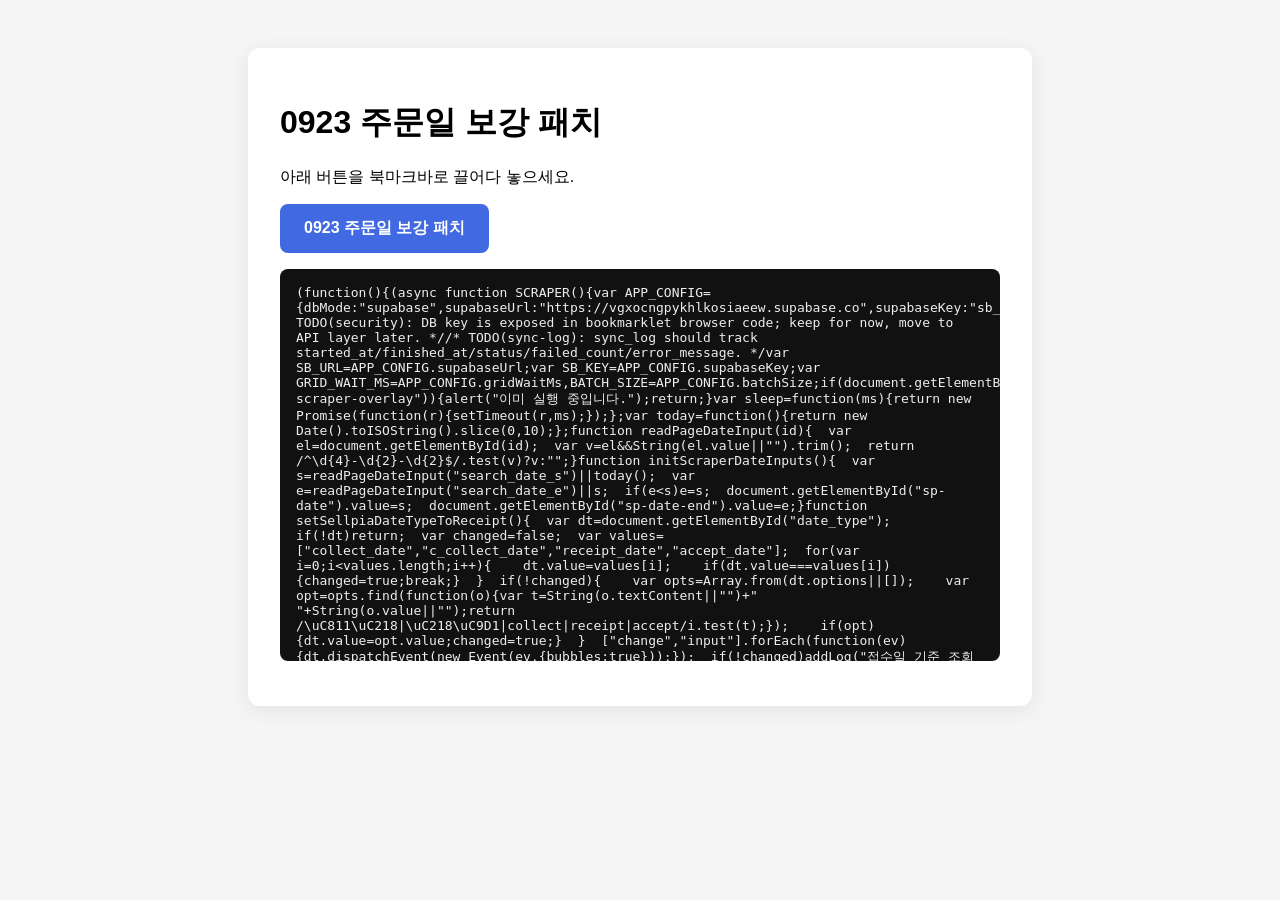
<file: tools/sellpia_scraper.html>
<!DOCTYPE html>
<html lang="ko">
<head>
  <meta charset="UTF-8">
  <title>0923 주문일 보강 패치</title>
  <style>body{font-family:Arial,sans-serif;background:#f5f5f5;padding:40px}.box{max-width:720px;margin:0 auto;background:#fff;padding:32px;border-radius:12px;box-shadow:0 4px 20px rgba(0,0,0,.08)}.btn{display:inline-block;background:#4169e1;color:#fff;padding:14px 24px;border-radius:8px;text-decoration:none;font-weight:bold}pre{background:#111;color:#eee;padding:16px;border-radius:8px;overflow:auto;max-height:360px;white-space:pre-wrap}</style>
</head>
<body>
  <div class="box">
    <h1>0923 주문일 보강 패치</h1>
    <p>아래 버튼을 북마크바로 끌어다 놓으세요.</p>
    <p><a id="bookmarklet-link" class="btn" href="#">0923 주문일 보강 패치</a></p>
    <pre id="code-display"></pre>
  </div>
  <script>const SRC="(function(){(async function SCRAPER(){var APP_CONFIG={dbMode:\"supabase\",supabaseUrl:\"https://vgxocngpykhlkosiaeew.supabase.co\",supabaseKey:\"sb_publishable_XVnKGJo66GZiYTq5Ivu8dA_SjBVvX0g\",apiBaseUrl:\"\",batchSize:50,gridWaitMs:8000};/* TODO(security): DB key is exposed in bookmarklet browser code; keep for now, move to API layer later. *//* TODO(sync-log): sync_log should track started_at/finished_at/status/failed_count/error_message. */var SB_URL=APP_CONFIG.supabaseUrl;var SB_KEY=APP_CONFIG.supabaseKey;var GRID_WAIT_MS=APP_CONFIG.gridWaitMs,BATCH_SIZE=APP_CONFIG.batchSize;if(document.getElementById(\"sp-scraper-overlay\")){alert(\"이미 실행 중입니다.\");return;}var sleep=function(ms){return new Promise(function(r){setTimeout(r,ms);});};var today=function(){return new Date().toISOString().slice(0,10);};function readPageDateInput(id){  var el=document.getElementById(id);  var v=el&&String(el.value||\"\").trim();  return /^\\d{4}-\\d{2}-\\d{2}$/.test(v)?v:\"\";}function initScraperDateInputs(){  var s=readPageDateInput(\"search_date_s\")||today();  var e=readPageDateInput(\"search_date_e\")||s;  if(e<s)e=s;  document.getElementById(\"sp-date\").value=s;  document.getElementById(\"sp-date-end\").value=e;}function setSellpiaDateTypeToReceipt(){  var dt=document.getElementById(\"date_type\");  if(!dt)return;  var changed=false;  var values=[\"collect_date\",\"c_collect_date\",\"receipt_date\",\"accept_date\"];  for(var i=0;i<values.length;i++){    dt.value=values[i];    if(dt.value===values[i]){changed=true;break;}  }  if(!changed){    var opts=Array.from(dt.options||[]);    var opt=opts.find(function(o){var t=String(o.textContent||\"\")+\" \"+String(o.value||\"\");return /\\uC811\\uC218|\\uC218\\uC9D1|collect|receipt|accept/i.test(t);});    if(opt){dt.value=opt.value;changed=true;}  }  [\"change\",\"input\"].forEach(function(ev){dt.dispatchEvent(new Event(ev,{bubbles:true}));});  if(!changed)addLog(\"date type option check needed: receipt range option was not auto-selected.\");}async function dbRequest(path,opt){  opt=opt||{};  if(APP_CONFIG.dbMode===\"supabase\"){    var res=await fetch(SB_URL+\"/rest/v1/\"+path,{method:opt.method||\"GET\",headers:Object.assign({\"Content-Type\":\"application/json\",\"apikey\":SB_KEY,\"Authorization\":\"Bearer \"+SB_KEY},opt.headers||{}),body:opt.body===undefined?undefined:JSON.stringify(opt.body)});    if(!res.ok)throw new Error(\"DB 오류 [\"+path+\"]: \"+(await res.text()));    if(res.status===204)return null;    var text=await res.text();    return text?JSON.parse(text):null;  }  if(APP_CONFIG.dbMode===\"nas-api\"){throw new Error(\"NAS API DB mode TODO\");}  throw new Error(\"Unsupported DB mode: \"+APP_CONFIG.dbMode);}async function dbGet(path){return dbRequest(path,{method:\"GET\",headers:{Range:\"0-9999\"}});}\nfunction hasOrderMemoOverride(row){var value=row&&row.order_memo,updatedAt=row&&row.order_memo_updated_at;return String(value==null?\"\":value).trim()!==\"\"||String(updatedAt==null?\"\":updatedAt).trim()!==\"\";}\nfunction orderMemoOverrideKey(ordNo,itemNo){\n  var ord=String(ordNo||\"\").trim(),item=String(itemNo||\"\").trim();\n  return ord&&item?ord.length+\":\"+ord+\"|\"+item.length+\":\"+item:\"\";\n}\nasync function loadExistingOrderMemoOverrides(ordNos){\n  var out=[];ordNos=(ordNos||[]).filter(Boolean);\n  for(var i=0;i<ordNos.length;i+=40){\n    var batch=ordNos.slice(i,i+40);\n    var rows=await dbGet(\"order_items?select=ord_no,item_no,sellpia_order_item_no,order_memo,order_memo_updated_at&ord_no=in.(\"+batch.map(encodeURIComponent).join(\",\")+\")\");\n    if(Array.isArray(rows))out=out.concat(rows);\n  }\n  return out;\n}\nfunction buildOrderMemoOverrideIndex(rows){\n  var byRegular=new Map(),byItemNo=new Map(),ambiguousRegular=new Set(),ambiguousItemNo=new Set(),stats={loaded:(rows||[]).length,eligible:0,ambiguousExisting:0};\n  function add(map,ambiguous,key,entry){\n    if(!key||ambiguous.has(key))return;\n    if(map.has(key)){map.delete(key);ambiguous.add(key);stats.ambiguousExisting++;return;}\n    map.set(key,entry);\n  }\n  (rows||[]).forEach(function(row,index){\n    if(!hasOrderMemoOverride(row))return;\n    stats.eligible++;\n    var entry={id:index,order_memo:row.order_memo,order_memo_updated_at:row.order_memo_updated_at||null};\n    add(byRegular,ambiguousRegular,orderMemoOverrideKey(row.ord_no,row.sellpia_order_item_no),entry);\n    add(byItemNo,ambiguousItemNo,orderMemoOverrideKey(row.ord_no,row.item_no),entry);\n  });\n  return {byRegular:byRegular,byItemNo:byItemNo,ambiguousRegular:ambiguousRegular,ambiguousItemNo:ambiguousItemNo,stats:stats};\n}\nfunction mergeOrderMemoOverrides(itemRows,index){\n  var stats={restored:0,skippedAmbiguous:0,duplicateFresh:0},applied=new Map(),ambiguousFresh=new Set();\n  function clearMerged(row){delete row.order_memo;delete row.order_memo_updated_at;}\n  (itemRows||[]).forEach(function(row,rowIndex){\n    var regularKey=orderMemoOverrideKey(row.ord_no,row.sellpia_order_item_no),itemKey=orderMemoOverrideKey(row.ord_no,row.item_no),entry=null;\n    if(regularKey){\n      if(index.ambiguousRegular.has(regularKey)){stats.skippedAmbiguous++;return;}\n      entry=index.byRegular.get(regularKey)||null;\n    }\n    if(!entry&&itemKey){\n      if(index.ambiguousItemNo.has(itemKey)){stats.skippedAmbiguous++;return;}\n      entry=index.byItemNo.get(itemKey)||null;\n    }\n    if(!entry||ambiguousFresh.has(entry.id))return;\n    if(applied.has(entry.id)){\n      clearMerged(itemRows[applied.get(entry.id)]);\n      applied.delete(entry.id);\n      ambiguousFresh.add(entry.id);\n      stats.restored--;\n      stats.duplicateFresh++;\n      return;\n    }\n    row.order_memo=entry.order_memo;\n    if(entry.order_memo_updated_at)row.order_memo_updated_at=entry.order_memo_updated_at;\n    applied.set(entry.id,rowIndex);\n    stats.restored++;\n  });\n  return stats;\n}\nasync function dbInsert(table,rows){return dbRequest(table,{method:\"POST\",headers:{Prefer:\"return=representation\"},body:rows});}async function dbUpsert(table,rows,conflictCol){  if(!rows.length)return;  var path=conflictCol?table+\"?on_conflict=\"+encodeURIComponent(conflictCol):table;  for(var i=0;i<rows.length;i+=BATCH_SIZE){    var batch=rows.slice(i,i+BATCH_SIZE);    var keys=[];batch.forEach(function(r){Object.keys(r||{}).forEach(function(k){if(keys.indexOf(k)<0)keys.push(k);});});    batch=batch.map(function(r){var o={};keys.forEach(function(k){o[k]=(r&&r[k]!==undefined)?r[k]:null;});return o;});    await dbRequest(path,{method:\"POST\",headers:{Prefer:\"resolution=merge-duplicates,return=minimal\"},body:batch});  }}async function dbPatch(table,filter,body){return dbRequest(table+\"?\"+filter,{method:\"PATCH\",headers:{Prefer:\"return=minimal\"},body:body});}async function dbDelete(table,filter){  /* TODO(soft-delete): hard DELETE candidate; switch to deleted_at/status later. */  return dbRequest(table+\"?\"+filter,{method:\"DELETE\",headers:{Prefer:\"return=minimal\"}});}async function dbRpc(fn,body){return dbRequest(\"rpc/\"+fn,{method:\"POST\",body:body||{}});}async function sbUpsert(table,rows,conflictCol){return dbUpsert(table,rows,conflictCol);}\nfunction dateRangeList(startDate,endDate){\n  var out=[],cur=new Date(String(startDate||\"\")+\"T00:00:00\"),end=new Date(String(endDate||startDate||\"\")+\"T00:00:00\");\n  if(!Number.isFinite(cur.getTime())||!Number.isFinite(end.getTime()))return out;\n  for(var guard=0;cur<=end&&guard<120;guard++){out.push(cur.toISOString().slice(0,10));cur.setDate(cur.getDate()+1);}\n  if(cur<=end)throw new Error(\"???? cleanup ???? ??: 120? ??? ??? ?????.\");\n  return out;\n}\nfunction ordNosByReceiptDate(rows){\n  var map={};\n  (rows||[]).forEach(function(r){var d=String(r.ord_date||r.receipt_date||\"\").trim();var o=String(r.ord_no||\"\").trim();if(!d||!o)return;if(!map[d])map[d]=[];if(map[d].indexOf(o)<0)map[d].push(o);});\n  return map;\n}\nasync function clearOrderItemsForOrderDateMap(dateMap){var dates=Object.keys(dateMap||{}).sort();for(var i=0;i<dates.length;i++)await clearOrderItemsForOrders(dates[i],dateMap[dates[i]]);}\nasync function deleteAllForDate(table,date,session){var q=\"ord_date=eq.\"+encodeURIComponent(date);if(table===\"orders\"&&session&&session!==\"ALL\")q+=\"&am_pm=eq.\"+encodeURIComponent(session);return dbDelete(table,q);}\nasync function cleanupByReceiptDateMap(table,startDate,endDate,keepMap,session){\n  var dates=dateRangeList(startDate,endDate);\n  for(var i=0;i<dates.length;i++){\n    var d=dates[i],keep=(keepMap&&keepMap[d])||[];\n    if(keep.length){await sbDelete(table,d,keep,session);addLog(\"cleanup \"+table+\" \"+d+\": keep \"+keep.length);}\n    else if(session===\"ALL\"){await deleteAllForDate(table,d,session);addLog(\"cleanup \"+table+\" \"+d+\": Sellpia rows 0 -> local rows removed\");}\n    else addLog(\"cleanup \"+table+\" \"+d+\": session import empty-date cleanup skipped\");\n  }\n}\nasync function clearOrderItemsForOrders(date,ordNos){  ordNos=(ordNos||[]).filter(Boolean);  if(!ordNos.length)return;  for(var i=0;i<ordNos.length;i+=40){    var batch=ordNos.slice(i,i+40);    await dbDelete(\"order_items\",\"ord_date=eq.\"+encodeURIComponent(date)+\"&ord_no=in.(\"+batch.map(encodeURIComponent).join(\",\")+\")\");  }}async function sbDelete(table,date,keepOrdNos,session){  if(!keepOrdNos.length)return;  var q=\"ord_date=eq.\"+encodeURIComponent(date)+\"&ord_no=not.in.(\"+keepOrdNos.join(\",\")+\")\";  if(table===\"orders\"&&session&&session!==\"ALL\")q+=\"&am_pm=eq.\"+encodeURIComponent(session);  return dbDelete(table,q);}function compactDateKey(date){return String(date||\"\").replace(/-/g,\"\");}function nextDateKey(date){var p=String(date||\"\").split(\"-\").map(function(x){return Number(x);});if(p.length!==3||!Number.isFinite(p[0])||!Number.isFinite(p[1])||!Number.isFinite(p[2]))return \"\";var d=new Date(p[0],p[1]-1,p[2]+1);var y=String(d.getFullYear());var m=String(d.getMonth()+1).padStart(2,\"0\");var day=String(d.getDate()).padStart(2,\"0\");return y+m+day;}async function cleanupWorkflowStateForDate(date,keepOrdNos){var start=compactDateKey(date),end=nextDateKey(date);if(!start||!end){addLog(\"workflow cleanup \"+date+\": invalid date\");return;}keepOrdNos=(keepOrdNos||[]).filter(Boolean);var base=\"ord_no=gte.\"+encodeURIComponent(start)+\"&ord_no=lt.\"+encodeURIComponent(end);var filter=base;if(keepOrdNos.length)filter+=\"&ord_no=not.in.(\"+keepOrdNos.map(encodeURIComponent).join(\",\")+\")\";var tables=[\"shortage\",\"picking\"];for(var i=0;i<tables.length;i++){addLog(\"cleanup \"+tables[i]+\" state \"+date+\": delete rows not in current Sellpia scrape, keep \"+keepOrdNos.length);await dbDelete(tables[i],filter);}}async function cleanupWorkflowStateByReceiptDateMap(startDate,endDate,keepMap,session){if(session!==\"ALL\"){addLog(\"workflow state cleanup skipped: session import \"+session);return;}var dates=dateRangeList(startDate,endDate);for(var i=0;i<dates.length;i++){var d=dates[i];await cleanupWorkflowStateForDate(d,(keepMap&&keepMap[d])||[]);}}async function logSync(date,n,m){  try{await sbUpsert(\"sync_log\",[{sync_date:date,total_orders:n,total_items:m,synced_at:new Date().toISOString()}],\"sync_date\");}  catch(e){console.warn(\"[SCRAPER] sync_log 실패\",e.message);}}function isSellerOrderMemoLine(v){  var s=String(v||\"\").trim();  if(!s)return false;  var normalized=s.replace(/\\s+/g,\"\");  if(/^(판매처)?주문번호[:：-]?[A-Za-z0-9_-]{8,}$/.test(normalized))return true;  if(/^(에이블리|쿠팡|플레이오토|playauto|ably|coupang)[:：-]?[A-Za-z0-9_-]{8,}$/i.test(normalized))return true;  var compact=normalized.replace(/[-_]/g,\"\");  return /^[0-9]{8,}$/.test(compact);}function cleanSellpiaManageMemo(v){  return String(v||\"\").split(/\\r?\\n/).map(function(line){return line.trim();}).filter(function(line){return line&&!isSellerOrderMemoLine(line);}).join(\"\\n\");}function parseSellpiaCollectHour(v){  var s=String(v||\"\").trim();  if(!s)return null;  var ko=s.match(/(오전|오후)\\s*(\\d{1,2})(?::(\\d{2}))?/);  if(ko){var h=parseInt(ko[2],10);if(ko[1]===\"오후\"&&h<12)h+=12;if(ko[1]===\"오전\"&&h===12)h=0;return h;}  var iso=s.match(/(?:^|\\s|T)(\\d{1,2}):(\\d{2})(?::\\d{2})?/);  if(iso)return parseInt(iso[1],10);  var tail=s.split(/\\s+/).pop();  var n=parseInt((tail||\"\").split(\":\")[0],10);  return Number.isFinite(n)?n:null;}var _spUploadItemNoField,_spRegularItemNoField;\nfunction cleanSellpiaHeaderLabel(v){return String(v||\"\").replace(/<[^>]*>/g,\"\").replace(/&nbsp;/g,\" \").replace(/\\s+/g,\"\");}\nvar _spMoneyFieldCache={};\nfunction getSellpiaColumnFieldByHeader(labels){\n  labels=(labels||[]).map(function(v){return cleanSellpiaHeaderLabel(v);}).filter(Boolean);\n  var key=labels.join('|');\n  if(_spMoneyFieldCache[key]!==undefined)return _spMoneyFieldCache[key];\n  _spMoneyFieldCache[key]=\"\";\n  try{\n    var cols=window.grid&&window.grid.getColumns?window.grid.getColumns():[];\n    for(var i=0;i<cols.length;i++){\n      var c=cols[i]||{},label=cleanSellpiaHeaderLabel(c.name||c.title||\"\");\n      if(labels.indexOf(label)>=0){_spMoneyFieldCache[key]=c.field||c.id||\"\";return _spMoneyFieldCache[key];}\n    }\n    for(var j=0;j<cols.length;j++){\n      var c2=cols[j]||{},label2=cleanSellpiaHeaderLabel(c2.name||c2.title||\"\");\n      if(labels.some(function(lbl){return label2.indexOf(lbl)>=0;})){_spMoneyFieldCache[key]=c2.field||c2.id||\"\";return _spMoneyFieldCache[key];}\n    }\n  }catch(e){console.warn('[SCRAPER] ?? ?? ?? ??',labels,e);}\n  console.warn('[SCRAPER] ?? ??? ?? ?????:',labels);\n  return _spMoneyFieldCache[key];\n}\nfunction readSellpiaField(row,labels,fallbackKeys){\n  row=row||{};\n  var field=getSellpiaColumnFieldByHeader(labels);\n  if(field&&row[field]!=null&&String(row[field]).trim()!==\"\")return String(row[field]).trim();\n  var keys=fallbackKeys||[];\n  for(var i=0;i<keys.length;i++){var k=keys[i];if(row[k]!=null&&String(row[k]).trim()!==\"\")return String(row[k]).trim();}\n  return \"\";\n}\nfunction parseSellpiaMoney(v){\n  var raw=String(v||\"\").trim();\n  if(!raw)return null;\n  var cleaned=raw.replace(/,/g,\"\").replace(/[^0-9.-]/g,\"\");\n  if(!cleaned||cleaned===\"-\"||cleaned===\".\")return null;\n  var n=Number(cleaned);\n  return Number.isFinite(n)?n:null;\n}\nfunction getSellpiaMoney(row,labels,fallbackKeys){\n  var raw=readSellpiaField(row,labels,fallbackKeys);\n  return {raw:raw,amount:parseSellpiaMoney(raw)};\n}\nfunction getSellpiaOrderMemo(row){\n  return readSellpiaField(row,[\"\\uC8FC\\uBB38\\uBA54\\uBAA8\"],[\"o_memo\",\"c_ord_memo\",\"c_order_memo\",\"c_memo\",\"c_recv_memo\",\"c_delv_memo\",\"c_dlv_memo\",\"c_buy_memo\"]);\n}\nvar SELLPIA_SHIPPING_HOLD_FIELDS=[\"c_deli_delay\",\"o_deli_delay\",\"deli_delay\",\"dt_deli_delay\",\"delivery_hold\",\"hold\"];\nfunction sellpiaShippingHoldRaw(row){\n  row=row||{};\n  var fields=SELLPIA_SHIPPING_HOLD_FIELDS.concat([\"c_bflag_status_h\",\"c_result\",\"o_status\"]);\n  var parts=[];\n  for(var i=0;i<fields.length;i++){\n    var key=fields[i];\n    if(Object.prototype.hasOwnProperty.call(row,key)){\n      var value=String(row[key]==null?\"\":row[key]).trim();\n      if(value)parts.push(key+\"=\"+value);\n    }\n  }\n  return parts.join(\" | \");\n}\nfunction normalizeSellpiaShippingHoldValue(value,allowText){\n  var text=String(value||\"\").trim();\n  if(!text)return \"\";\n  var compact=text.replace(/\\s+/g,\"\").toUpperCase();\n  if(/^(1|Y|YES|ON|TRUE|CHECKED)$/.test(compact))return \"ON\";\n  if(/^(0|N|NO|OFF|FALSE|UNCHECKED)$/.test(compact))return \"OFF\";\n  if(allowText){\n    var hasHold=/\\uBC30\\uC1A1\\uBCF4\\uB958|\\uBCF4\\uB958|\\bHOLD\\b/i.test(text);\n    var hasOff=/\\uD574\\uC81C|\\uC544\\uB2D8|\\uC5C6\\uC74C|\\uBBF8\\uBCF4\\uB958|\\uC77C\\uBC18|\\uC815\\uC0C1|RELEASED|NONE|NORMAL/i.test(text);\n    if(hasHold&&!hasOff)return \"ON\";\n    if(hasOff&&!hasHold)return \"OFF\";\n  }\n  return \"UNKNOWN\";\n}\nfunction shippingHoldStatusFromValues(values){\n  if(!values.length)return \"\";\n  var sawOff=false;\n  for(var i=0;i<values.length;i++){\n    if(values[i].status===\"ON\")return \"ON\";\n    if(values[i].status===\"UNKNOWN\")return \"UNKNOWN\";\n    if(values[i].status===\"OFF\")sawOff=true;\n  }\n  return sawOff?\"OFF\":\"UNKNOWN\";\n}\nfunction readShippingHoldFieldValues(row,fields,allowText,emptyStatus){\n  row=row||{};\n  var out=[];\n  for(var i=0;i<fields.length;i++){\n    var key=fields[i];\n    if(!Object.prototype.hasOwnProperty.call(row,key))continue;\n    var value=String(row[key]==null?\"\":row[key]).trim();\n    if(!value){if(emptyStatus)out.push({key:key,value:value,status:emptyStatus});continue;}\n    out.push({key:key,value:value,status:normalizeSellpiaShippingHoldValue(value,allowText)});\n  }\n  return out;\n}\nfunction sellpiaShippingHoldFromRow(row){\n  var raw=sellpiaShippingHoldRaw(row);\n  var dedicated=readShippingHoldFieldValues(row,SELLPIA_SHIPPING_HOLD_FIELDS,true,\"OFF\");\n  var dedicatedStatus=shippingHoldStatusFromValues(dedicated);\n  if(dedicatedStatus)return {status:dedicatedStatus,raw:raw};\n  var fallback=readShippingHoldFieldValues(row,[\"c_bflag_status_h\",\"c_result\",\"o_status\"],true);\n  var fallbackStatus=shippingHoldStatusFromValues(fallback);\n  return {status:fallbackStatus||\"UNKNOWN\",raw:raw};\n}\nfunction mergeSellpiaShippingHoldStatus(current,next){\n  current=String(current||\"\").trim().toUpperCase();\n  next=String(next||\"\").trim().toUpperCase();\n  if(current===\"ON\"||next===\"ON\")return \"ON\";\n  if(!current)return next||\"UNKNOWN\";\n  if(!next)return current||\"UNKNOWN\";\n  if(current===\"OFF\"&&next===\"OFF\")return \"OFF\";\n  return \"UNKNOWN\";\n}\nfunction mergeRawText(a,b){\n  var seen={},out=[];\n  String(a||\"\").split(\" | \").concat(String(b||\"\").split(\" | \")).forEach(function(part){\n    part=String(part||\"\").trim();\n    if(!part||seen[part])return;\n    seen[part]=true;out.push(part);\n  });\n  return out.join(\" | \");\n}\nfunction normalizeSystemShippingHoldMorningStatus(status){\n  status=String(status||\"\").trim().toUpperCase();\n  return status===\"ON\"||status===\"OFF\"?status:\"UNKNOWN\";\n}\nfunction systemShippingHoldMorningSource(status){\n  return normalizeSystemShippingHoldMorningStatus(status)===\"UNKNOWN\"?\"sellpia_morning_import_unknown\":\"sellpia_morning_import\";\n}\nfunction applySystemShippingHoldMorningImport(order,status,scrapedAt){\n  var systemStatus=normalizeSystemShippingHoldMorningStatus(status);\n  order.system_shipping_hold_status=systemStatus;\n  order.system_shipping_hold_source=systemShippingHoldMorningSource(systemStatus);\n  order.system_shipping_hold_updated_at=scrapedAt;\n  return order;\n}\nfunction applySellpiaShippingHoldToOrder(order,rowHold,scrapedAt){\n  rowHold=rowHold||{status:\"UNKNOWN\",raw:\"\"};\n  order.sellpia_shipping_hold_status=mergeSellpiaShippingHoldStatus(order.sellpia_shipping_hold_status,rowHold.status);\n  order.sellpia_shipping_hold_raw=mergeRawText(order.sellpia_shipping_hold_raw,rowHold.raw);\n  order.sellpia_shipping_hold_scraped_at=scrapedAt;\n  applySystemShippingHoldMorningImport(order,order.sellpia_shipping_hold_status,scrapedAt);\n  return order;\n}\nfunction getSellpiaStarredItemNoField(){\n  if(_spUploadItemNoField)return _spUploadItemNoField;\n  _spUploadItemNoField=\"\";\n  try{\n    var cols=window.grid&&window.grid.getColumns?window.grid.getColumns():[];\n    for(var i0=0;i0<cols.length;i0++){\n      var f0=cols[i0]&&(cols[i0].field||cols[i0].id);\n      if(f0===\"c_prv_item_no\"){_spUploadItemNoField=\"c_prv_item_no\";return _spUploadItemNoField;}\n    }\n    for(var i=0;i<cols.length;i++){\n      var c=cols[i]||{};\n      var label=cleanSellpiaHeaderLabel(c.name||c.title||\"\");\n      if(label.indexOf(\"*주문품목No\")>=0||label.indexOf(\"*주문품목번호\")>=0){\n        _spUploadItemNoField=c.field||c.id||\"\";\n        if(_spUploadItemNoField)return _spUploadItemNoField;\n      }\n    }\n    for(var j=0;j<cols.length;j++){\n      var prev=cleanSellpiaHeaderLabel(cols[j-1]&&(cols[j-1].name||cols[j-1].title)||\"\");\n      var cur=cleanSellpiaHeaderLabel(cols[j]&&(cols[j].name||cols[j].title)||\"\");\n      var next=cleanSellpiaHeaderLabel(cols[j+1]&&(cols[j+1].name||cols[j+1].title)||\"\");\n      if(prev.indexOf(\"최근배송일\")>=0&&cur.indexOf(\"주문품목No\")>=0&&next.indexOf(\"출고예정일\")>=0){\n        _spUploadItemNoField=cols[j].field||cols[j].id||\"\";\n        if(_spUploadItemNoField)return _spUploadItemNoField;\n      }\n    }\n    console.warn(\"[SCRAPER] *주문품목No 컬럼을 찾지 못했습니다. 최근배송일과 출고예정일 사이의 컬럼 표시 상태를 확인하세요.\",cols.map(function(c){return {field:c.field,id:c.id,name:cleanSellpiaHeaderLabel(c.name||c.title||\"\")};}));\n  }catch(e){console.warn(\"[SCRAPER] *주문품목No 컬럼 탐색 실패\",e);}\n  return _spUploadItemNoField;\n}\nfunction isValidSellpiaUploadItemNo(v,ordNo,groupNo){\n  v=String(v||\"\").trim();\n  if(!v)return false;\n  if(ordNo&&v===String(ordNo).trim())return false;\n  if(groupNo&&v===String(groupNo).trim())return false;\n  if(!/^\\d+_/.test(v))return false;\n  return true;\n}\nfunction getSellpiaUploadItemNo(row){\n  row=row||{};\n  var ordNo=String(row.c_ord_no||\"\").trim();\n  var groupNo=String(row.c_group_no||\"\").trim();\n  if(row.c_prv_item_no!=null){\n    var v=String(row.c_prv_item_no).trim();\n    if(isValidSellpiaUploadItemNo(v,ordNo,groupNo))return v;\n  }\n  var gridField=getSellpiaStarredItemNoField();\n  if(gridField&&gridField!==\"c_prv_item_no\"&&row[gridField]!=null){\n    var v2=String(row[gridField]).trim();\n    if(isValidSellpiaUploadItemNo(v2,ordNo,groupNo))return v2;\n  }\n  var legacy=String(row.c_order_item_no||row.c_ord_item_no||\"\").trim();\n  if(isValidSellpiaUploadItemNo(legacy,ordNo,groupNo))return legacy;\n  return \"\";\n}\nfunction getSellpiaRegularItemNoField(){\n  if(_spRegularItemNoField!==undefined)return _spRegularItemNoField;\n  _spRegularItemNoField=\"\";\n  try{\n    var cols=window.grid&&window.grid.getColumns?window.grid.getColumns():[];\n    var starred=getSellpiaStarredItemNoField();\n    for(var i=0;i<cols.length;i++){\n      var c=cols[i]||{};\n      var label=cleanSellpiaHeaderLabel(c.name||c.title||\"\");\n      var field=c.field||c.id||\"\";\n      if(!field||field===starred)continue;\n      if((label===\"\\uC8FC\\uBB38\\uD488\\uBAA9No\"||label===\"\\uC8FC\\uBB38\\uD488\\uBAA9\\uBC88\\uD638\")&&label.indexOf(\"*\")<0){_spRegularItemNoField=field;return _spRegularItemNoField;}\n    }\n    var fallback=[\"c_order_item_no\",\"c_ord_item_no\",\"c_item_no\",\"order_item_no\"];\n    for(var j=0;j<fallback.length;j++){\n      var key=fallback[j];\n      if(key!==starred&&cols.some(function(c){return (c&&(c.field||c.id))===key;})){_spRegularItemNoField=key;return _spRegularItemNoField;}\n    }\n    console.warn(\"[SCRAPER] regular order item number column not found. Keeping starred item number separately.\",cols.map(function(c){return {field:c.field,id:c.id,name:cleanSellpiaHeaderLabel(c.name||c.title||\"\")};}));\n  }catch(e){console.warn(\"[SCRAPER] regular order item number column lookup failed\",e);}\n  return _spRegularItemNoField;\n}\nfunction getSellpiaRegularItemNo(row){\n  row=row||{};\n  var ordNo=String(row.c_ord_no||\"\").trim();\n  var groupNo=String(row.c_group_no||\"\").trim();\n  var starred=String(getSellpiaUploadItemNo(row)||\"\").trim();\n  var field=getSellpiaRegularItemNoField();\n  var candidates=[];\n  if(field&&row[field]!=null)candidates.push(row[field]);\n  candidates.push(row.c_order_item_no,row.c_ord_item_no,row.c_item_no,row.order_item_no);\n  for(var i=0;i<candidates.length;i++){\n    var v=String(candidates[i]||\"\").trim();\n    if(!v)continue;\n    if(ordNo&&v===ordNo)continue;\n    if(groupNo&&v===groupNo)continue;\n    if(starred&&v===starred)continue;\n    return v;\n  }\n  return \"\";\n}\nfunction getSellpiaAmPm(row){  var h=parseSellpiaCollectHour(row.c_collect_date||row.c_ord_date||row.c_ord_time||\"\");  if(h===null){console.warn(\"[SCRAPER] AM/PM parse failed\",row.c_ord_no,row.c_collect_date,row.c_ord_date,row.c_ord_time);return \"ALL\";}  return h<12?\"AM\":\"PM\";}function normalizeSellpiaDate(v,targetDate){  var s=String(v||\"\").trim();  if(!s)return \"\";  var m=s.match(/(\\d{4})[-\\/.년\\s]*(\\d{1,2})[-\\/.월\\s]*(\\d{1,2})/);  if(!m&&targetDate){    var y=String(targetDate).slice(0,4);    var m2=s.match(/(?:^|\\D)(\\d{1,2})[-\\/.월\\s]+(\\d{1,2})(?:일)?(?:\\D|$)/);    if(m2)m=[null,y,m2[1],m2[2]];  }  if(!m)return \"\";  var mm=String(Number(m[2])).padStart(2,\"0\");  var dd=String(Number(m[3])).padStart(2,\"0\");  return m[1]+\"-\"+mm+\"-\"+dd;}function getSellpiaReceiptRaw(row){  return readSellpiaField(row,[\"접수일\",\"접수일자\",\"접수일시\",\"접수기간\",\"수집일\"],[\"c_collect_date\",\"collect_date\",\"receipt_date\",\"c_receipt_date\",\"c_accept_date\",\"c_receipt_dt\"]);}function getSellpiaReceiptDate(row,targetDate){  return normalizeSellpiaDate(getSellpiaReceiptRaw(row),targetDate)||targetDate;}function isSellpiaDateRange(startDate,endDate){  return String(startDate||\"\")!==String(endDate||startDate||\"\");}function assertSellpiaReceiptDateInRange(rows,startDate,endDate){  endDate=endDate||startDate;  var stats={},missing=0,invalid=[],outside=[];  var rangeMode=isSellpiaDateRange(startDate,endDate);  (rows||[]).forEach(function(row){    var raw=getSellpiaReceiptRaw(row);    var parsed=normalizeSellpiaDate(raw,startDate);    if(!raw)missing++;    else if(!parsed)invalid.push(String(row.c_ord_no||\"?\")+\":\"+String(raw).slice(0,30));    var date=parsed||startDate;    stats[date]=(stats[date]||0)+1;    if(parsed&&(parsed<startDate||parsed>endDate))outside.push(String(row.c_ord_no||\"?\")+\":\"+parsed);  });  var summary=Object.keys(stats).sort().map(function(k){return k+\" \"+stats[k]+\" rows\";}).join(\", \");  if(summary)addLog(\"receipt date distribution: \"+summary);  if(missing)addLog(\"receipt date column missing for \"+missing+\" rows\"+(rangeMode?\"; range save stopped\":\"; using selected date \"+startDate));  if(invalid.length)throw new Error(\"Cannot parse Sellpia receipt date: \"+invalid.slice(0,5).join(\", \"));  if(rangeMode&&missing)throw new Error(\"Receipt date column is required for range import. Save stopped.\");  if(outside.length)throw new Error(\"Sellpia receipt date is outside selected range \"+startDate+\"~\"+endDate+\". Save stopped: \"+outside.slice(0,8).join(\", \"));  return {stats:stats,missing:missing};}function assertSellpiaReceiptDateMatches(rows,targetDate){  return assertSellpiaReceiptDateInRange(rows,targetDate,targetDate);}var overlay=document.createElement(\"div\");overlay.id=\"sp-scraper-overlay\";Object.assign(overlay.style,{position:\"fixed\",top:\"0\",left:\"0\",width:\"100%\",height:\"100%\",background:\"rgba(0,0,0,0.82)\",zIndex:\"999999\",display:\"flex\",alignItems:\"center\",justifyContent:\"center\"});overlay.innerHTML='<div id=\"sp-box\" style=\"background:#1E1E1E;border-radius:14px;padding:28px 32px;width:460px;max-width:92vw;color:#F0F0F0;box-shadow:0 20px 60px rgba(0,0,0,0.6)\"><div style=\"font-size:16px;font-weight:900;margin-bottom:18px\">🔄 0716_주문메모 오후 수정본</div><div id=\"sp-input-area\"><div style=\"font-size:12px;color:#909090;margin-bottom:6px\">조회 시작일 (접수기간)</div><input id=\"sp-date\" type=\"date\" style=\"width:100%;padding:8px 12px;background:#2A2A2A;border:1.5px solid #444;border-radius:8px;color:#fff;font-size:14px;font-weight:700;outline:none;margin-bottom:8px\"><div style=\"font-size:12px;color:#909090;margin-bottom:6px\">조회 종료일 (접수기간)</div><input id=\"sp-date-end\" type=\"date\" style=\"width:100%;padding:8px 12px;background:#2A2A2A;border:1.5px solid #444;border-radius:8px;color:#fff;font-size:14px;font-weight:700;outline:none;margin-bottom:12px\"><div style=\"font-size:12px;line-height:1.45;color:#FFD38A;background:#3A2B12;border:1px solid #7A5617;border-radius:8px;padding:8px 10px;margin-bottom:12px\">??: ????? ?? ???? F.v1?? ??? ???? ??? ?? Sellpia??? ??????.</div><div style=\"font-size:12px;color:#909090;margin-bottom:6px\">Test invoice no (optional)</div><input id=\"sp-inv-filter\" type=\"text\" placeholder=\"one invoice only\" style=\"width:100%;padding:8px 12px;background:#2A2A2A;border:1.5px solid #444;border-radius:8px;color:#fff;font-size:13px;font-weight:700;outline:none;margin-bottom:12px\"><div style=\"font-size:12px;color:#909090;margin-bottom:6px\">수집 구분</div><div style=\"display:flex;gap:6px;margin-bottom:14px\"><label style=\"flex:1;text-align:center;padding:7px 0;border:1.5px solid #444;border-radius:8px;background:#2A2A2A;font-size:12px;font-weight:800;color:#AAA;cursor:pointer\"><input type=\"radio\" name=\"sp-session\" value=\"ALL\" checked style=\"accent-color:#3DBF7A\"> 전체</label><label style=\"flex:1;text-align:center;padding:7px 0;border:1.5px solid #355B7C;border-radius:8px;background:#14263A;font-size:12px;font-weight:800;color:#8EC5FF;cursor:pointer\"><input type=\"radio\" name=\"sp-session\" value=\"AM\" style=\"accent-color:#64B5F6\"> 오전</label><label style=\"flex:1;text-align:center;padding:7px 0;border:1.5px solid #70502A;border-radius:8px;background:#332208;font-size:12px;font-weight:800;color:#FFCF80;cursor:pointer\"><input type=\"radio\" name=\"sp-session\" value=\"PM\" style=\"accent-color:#FFB74D\"> 오후</label></div><button id=\"sp-start\" style=\"width:100%;padding:10px;background:#3DBF7A;border:none;border-radius:8px;color:#000;font-weight:900;font-size:14px;cursor:pointer;margin-bottom:8px\">🔄 재고매칭 수집</button><button id=\"sp-enrich\" style=\"width:100%;padding:10px;background:#214D63;border:none;border-radius:8px;color:#EAF8FF;font-weight:900;font-size:14px;cursor:pointer;margin-bottom:6px\">📮 우체국정보/송장 보강</button><button id=\"sp-invoice\" style=\"width:100%;padding:10px;background:#6B4FA0;border:none;border-radius:8px;color:#F4EEFF;font-weight:900;font-size:14px;cursor:pointer;margin-bottom:6px\">&#49569;&#51109;&#48264;&#54840;&#47564; &#44081;&#49888;</button><button id=\"sp-diag\" style=\"width:100%;padding:7px;background:transparent;border:1px solid #444;border-radius:8px;color:#888;font-size:11px;cursor:pointer\">🔬 grid 키 진단(콘솔)</button></div><div id=\"sp-progress-area\" style=\"display:none\"><div id=\"sp-status\" style=\"font-size:13px;color:#909090;margin-bottom:10px;min-height:36px;white-space:pre-line\"></div><div style=\"background:#2A2A2A;border-radius:99px;height:6px;margin-bottom:12px;overflow:hidden\"><div id=\"sp-bar\" style=\"height:100%;background:#3DBF7A;border-radius:99px;width:0%;transition:width 0.3s\"></div></div><div id=\"sp-log\" style=\"background:#141414;border-radius:8px;padding:10px;font-size:11px;color:#666;max-height:200px;overflow-y:auto;font-family:monospace;white-space:pre-wrap\"></div></div><button id=\"sp-close\" style=\"margin-top:16px;width:100%;padding:8px;background:transparent;border:1px solid #444;border-radius:8px;color:#666;font-size:12px;cursor:pointer\">닫기</button></div>';document.body.appendChild(overlay);initScraperDateInputs();var setStatus=function(m){document.getElementById(\"sp-status\").textContent=m;};var addLog=function(m){var el=document.getElementById(\"sp-log\");el.textContent+=m+\"\\n\";el.scrollTop=el.scrollHeight;};var setBar=function(p){document.getElementById(\"sp-bar\").style.width=p+\"%\";};document.getElementById(\"sp-close\").onclick=function(){overlay.remove();};document.getElementById(\"sp-start\").onclick=async function(){  var d=document.getElementById(\"sp-date\").value;  var ed=(document.getElementById(\"sp-date-end\")&&document.getElementById(\"sp-date-end\").value)||d;  var session=(document.querySelector(\"input[name=sp-session]:checked\")||{}).value||\"ALL\";  if(!d){alert(\"\\uB0A0\\uC9DC\\uB97C \\uC120\\uD0DD\\uD558\\uC138\\uC694.\");return;}  if(ed<d){alert(\"\\uC885\\uB8CC\\uC77C\\uC740 \\uC2DC\\uC791\\uC77C\\uBCF4\\uB2E4 \\uBE60\\uB97C \\uC218 \\uC5C6\\uC2B5\\uB2C8\\uB2E4.\");return;}  document.getElementById(\"sp-input-area\").style.display=\"none\";  document.getElementById(\"sp-progress-area\").style.display=\"block\";  var invFilter=(document.getElementById(\"sp-inv-filter\")&&document.getElementById(\"sp-inv-filter\").value||\"\").trim();  try{await runScraper(d,ed,session,invFilter);}  catch(err){setStatus(\"❌ 오류: \"+err.message);addLog(err.stack||err.message);}};document.getElementById(\"sp-enrich\").onclick=async function(){  var d=document.getElementById(\"sp-date\").value;  if(!d){alert(\"날짜를 선택하세요.\");return;}  document.getElementById(\"sp-input-area\").style.display=\"none\";  document.getElementById(\"sp-progress-area\").style.display=\"block\";  var invFilter=(document.getElementById(\"sp-inv-filter\")&&document.getElementById(\"sp-inv-filter\").value||\"\").trim();  try{await enrichOrdersForPostOffice(d,invFilter);}  catch(err){setStatus(\"❌ 보강 오류: \"+err.message);addLog(err.stack||err.message);}};document.getElementById(\"sp-invoice\").onclick=async function(){  var d=document.getElementById(\"sp-date\").value;  var session=(document.querySelector(\"input[name=sp-session]:checked\")||{}).value||\"ALL\";  if(!d){alert(\"select date\");return;}  document.getElementById(\"sp-input-area\").style.display=\"none\";  document.getElementById(\"sp-progress-area\").style.display=\"block\";  var invFilter=(document.getElementById(\"sp-inv-filter\")&&document.getElementById(\"sp-inv-filter\").value||\"\").trim();  try{await runInvoiceRefresh(d,session,invFilter);}  catch(err){setStatus(\"invoice refresh error: \"+err.message);addLog(err.stack||err.message);}};document.getElementById(\"sp-diag\").onclick=function(){  var dv=window.grid&&window.grid.getData?window.grid.getData():null;  var rows=dv&&dv.getItems?dv.getItems():[];  console.group(\"[POST-ENRICH] grid 진단\");  console.log(\"rows:\",rows.length);  console.log(\"first row:\",rows[0]);  console.log(\"keys:\",rows[0]?Object.keys(rows[0]):[]);  if(rows[0])console.log(\"매칭 후보:\",diagnoseGridKeys(rows));  console.groupEnd();  alert(\"콘솔(F12)에서 진단 결과를 확인하세요. rows=\"+rows.length);};var POST_FIELD_CANDIDATES={  inv_no:[\"c_delinum\",\"c_delivery_no\",\"c_deli_no\",\"c_invoice_no\",\"c_invoice\",\"c_inv_no\",\"c_waybill_no\",\"c_waybill\",\"c_trace_no\",\"c_send_no\",\"inv_no\",\"dnum\",\"delinum\",\"delivery_no\",\"invoice_no\",\"waybill_no\",\"\\uC1A1\\uC7A5\\uBC88\\uD638\",\"\\uC6B4\\uC1A1\\uC7A5\\uBC88\\uD638\"],  receiver_name:[\"c_receiver\",\"c_recv_name\",\"c_rcv_name\",\"c_recv\",\"c_rname\",\"receiver\",\"c_recv_n\",\"c_buyer_name\"],  receiver_tel:[\"c_receiver_tel\",\"c_receiver_phone\",\"c_recv_tel\",\"c_rcv_tel\",\"c_tel\",\"c_phone\",\"c_recv_phone\",\"c_recvtel\",\"c_rtel\",\"c_buyer_tel\",\"c_recv_tel1\",\"c_recv_phone1\",\"c_tel1\",\"c_phone1\",\"c_recipient_tel\",\"c_recipient_phone\",\"c_orderer_tel\",\"c_orderer_phone\"],  receiver_mobile:[\"c_receiver_mobile\",\"c_receiver_hp\",\"c_receiver_handphone\",\"c_recv_hp\",\"c_rcv_hp\",\"c_hp\",\"c_mobile\",\"c_recv_mobile\",\"c_recvhp\",\"c_rmobile\",\"c_recv_mobi\",\"c_buyer_hp\",\"c_recv_phone\",\"c_recv_handphone\",\"c_handphone\",\"c_cellphone\",\"c_recv_cellphone\",\"c_mobile_phone\",\"c_phone2\",\"c_tel2\",\"c_recv_phone2\",\"c_recipient_mobile\",\"c_recipient_hp\",\"c_orderer_hp\",\"c_orderer_mobile\"],  zipcode:[\"c_receiver_post\",\"c_zip\",\"c_zipcode\",\"c_post\",\"c_postcode\",\"c_recv_zip\",\"c_postno\",\"c_zip_code\",\"c_recv_post\"],  receiver_address:[\"c_receiver_addr\",\"c_addr\",\"c_address\",\"c_addr1\",\"c_addr_full\",\"c_recv_addr\",\"c_recv_address\",\"c_addr_all\",\"c_full_addr\",\"c_recv_addr1\"],  order_memo:[\"c_ord_memo\",\"c_memo\",\"c_order_memo\",\"c_recv_memo\",\"c_delv_memo\",\"c_dlv_memo\",\"c_buy_memo\"]};function diagnoseGridKeys(rows){  var sample=rows&&rows[0]||{};  var keys=Object.keys(sample);  var hits={};  Object.keys(POST_FIELD_CANDIDATES).forEach(function(target){    var explicit=POST_FIELD_CANDIDATES[target].filter(function(k){return keys.indexOf(k)>=0;});    var partial=keys.filter(function(k){      var lk=k.toLowerCase();      if(target===\"inv_no\") return /delinum|invoice|inv_no|dnum|송장|운송장/.test(lk);      if(target===\"receiver_name\") return /recv|receiver|rname|rcv_name/.test(lk);      if(target===\"receiver_tel\")  return (/tel|phone/.test(lk))&&!/mobile|hp|mob/.test(lk);      if(target===\"receiver_mobile\")return /mobile|^c_hp|_hp$|mob/.test(lk);      if(target===\"zipcode\")       return /zip|post/.test(lk);      if(target===\"receiver_address\") return /addr|address/.test(lk);      if(target===\"order_memo\")    return /memo/.test(lk);      return false;    });    hits[target]={explicit:explicit,partial:partial};  });  return hits;}function normalizePostOfficeInfo(rawRow){  function pick(cands){    for(var i=0;i<cands.length;i++){      var k=cands[i];      if(rawRow[k]!=null&&String(rawRow[k]).trim()!==\"\") return String(rawRow[k]).trim();    }    var keys=Object.keys(rawRow);    for(var j=0;j<cands.length;j++){      var lc=cands[j].toLowerCase();      for(var k=0;k<keys.length;k++){        if(keys[k].toLowerCase()===lc&&rawRow[keys[k]]!=null&&String(rawRow[keys[k]]).trim()!==\"\"){          return String(rawRow[keys[k]]).trim();        }      }    }    return \"\";  }  var addr=pick(POST_FIELD_CANDIDATES.receiver_address);  if(!addr){    var a1=String(rawRow.c_receiver_addr1||rawRow.c_recv_addr1||\"\").trim();    var a2=String(rawRow.c_receiver_addr2||rawRow.c_recv_addr2||\"\").trim();    addr=(a1+\" \"+a2).trim();  }  var receiverTel=pick(POST_FIELD_CANDIDATES.receiver_tel);  var receiverMobile=pick(POST_FIELD_CANDIDATES.receiver_mobile);  var telDigits=String(receiverTel||\"\").replace(/[^0-9]/g,\"\");  if(!receiverMobile&&/^01[016789]/.test(telDigits)) receiverMobile=receiverTel;  if(!receiverTel&&receiverMobile) receiverTel=receiverMobile;  return {    inv_no:pick(POST_FIELD_CANDIDATES.inv_no),    receiver_name:pick(POST_FIELD_CANDIDATES.receiver_name),    receiver_tel:receiverTel,    receiver_mobile:receiverMobile,    zipcode:pick(POST_FIELD_CANDIDATES.zipcode),    receiver_address:addr,    order_memo:pick(POST_FIELD_CANDIDATES.order_memo)  };}function diagnoseDomHeaders(){  var headers=Array.from(document.querySelectorAll(\".slick-header-column .slick-column-name,.slick-header-column-name,.slick-column-name\")).map(function(el){return (el.textContent||\"\").trim();}).filter(Boolean);  console.log(\"[POST-ENRICH] DOM slick headers:\",headers);  return headers;}function collectPostOfficeInfoFromSellpia(){  var dv=window.grid&&window.grid.getData?window.grid.getData():null;  if(!dv) return {rows:[],hits:null,headers:[]};  var rawRows=dv.getItems();  var hits=diagnoseGridKeys(rawRows);  var headers=diagnoseDomHeaders();  console.group(\"[POST-ENRICH] 진단\");  console.log(\"row count:\",rawRows.length);  console.log(\"first row:\",rawRows[0]);  console.log(\"키 매칭:\",hits);  console.groupEnd();  var out=[];  for(var i=0;i<rawRows.length;i++){    var r=rawRows[i];    if(!r||!r.c_ord_no) continue;    var info=normalizePostOfficeInfo(r);    var ordDateRaw=String(r.c_ord_date||r.c_collect_date||\"\");    out.push({      ord_no:String(r.c_ord_no),      inv_no:info.inv_no||String(r.c_delinum||\"\"),      item_no:getSellpiaUploadItemNo(r),      order_date:ordDateRaw.split(\" \")[0]||\"\",      info:info    });  }  return {rows:out,hits:hits,headers:headers};}async function updateOrderEnrichmentToDb(rows){  var byOrd={};  for(var i=0;i<rows.length;i++){    var r=rows[i];    if(!r.ord_no) continue;    if(!byOrd[r.ord_no]){      byOrd[r.ord_no]={ord_no:r.ord_no,inv_no:r.inv_no||\"\",order_date:r.order_date||\"\",order_item_no:r.item_no||\"\",receiver_name:\"\",receiver_tel:\"\",receiver_mobile:\"\",zipcode:\"\",receiver_address:\"\",order_memo:\"\"};    }    var dst=byOrd[r.ord_no];    if(!dst.inv_no&&r.inv_no) dst.inv_no=r.inv_no;    if(!dst.order_date&&r.order_date) dst.order_date=r.order_date;    if(!dst.order_item_no&&r.item_no) dst.order_item_no=r.item_no;    [\"receiver_name\",\"receiver_tel\",\"receiver_mobile\",\"zipcode\",\"receiver_address\",\"order_memo\"].forEach(function(k){      if(!dst[k]&&r.info[k]) dst[k]=r.info[k];    });  }  var nowIso=new Date().toISOString();  var patchPlan=[];  var stats={totalOrd:Object.keys(byOrd).length,enrichable:0,empty:0,missingInv:0,missingAddr:0,missingTel:0,missingZip:0,missingName:0};  Object.keys(byOrd).forEach(function(k){    var r=byOrd[k];    var hasAny=r.inv_no||r.receiver_name||r.receiver_tel||r.receiver_mobile||r.zipcode||r.receiver_address||r.order_memo;    if(!hasAny){stats.empty++;return;}    if(!r.inv_no) stats.missingInv++;    if(!r.receiver_address) stats.missingAddr++;    if(!r.receiver_tel&&!r.receiver_mobile) stats.missingTel++;    if(!r.zipcode) stats.missingZip++;    if(!r.receiver_name) stats.missingName++;    var body={enriched_at:nowIso};    [\"inv_no\",\"receiver_name\",\"receiver_tel\",\"receiver_mobile\",\"zipcode\",\"receiver_address\",\"order_date\",\"order_item_no\",\"order_memo\"].forEach(function(f){      if(r[f]&&String(r[f]).trim()!==\"\") body[f]=String(r[f]).trim();    });    stats.enrichable++;    patchPlan.push({ord_no:r.ord_no,inv_no:r.inv_no,body:body});  });  console.log(\"[POST-ENRICH] 보강 plan:\",stats);  addLog(\"→ 보강대상 \"+stats.enrichable+\"건 / 전체 \"+stats.totalOrd+\"건 / 빈값전용 \"+stats.empty+\"건\");  addLog(\"  송장누락 \"+stats.missingInv+\" · 주소누락 \"+stats.missingAddr+\" · 연락처누락 \"+stats.missingTel+\" · 우편번호누락 \"+stats.missingZip+\" · 수취인명누락 \"+stats.missingName);  var ok=0,fail=0,fallbackInv=0,firstErr=\"\";  for(var i=0;i<patchPlan.length;i++){    var p=patchPlan[i];    try{      await dbPatch(\"orders\",\"ord_no=eq.\"+encodeURIComponent(p.ord_no),p.body);      ok++;    }catch(e){      if(!firstErr) firstErr=(e&&e.message)||\"\";      if(p.inv_no){        try{await dbPatch(\"orders\",\"inv_no=eq.\"+encodeURIComponent(p.inv_no),p.body);ok++;fallbackInv++;}        catch(e2){fail++;console.warn(\"[POST-ENRICH] PATCH 실패 ord_no=\"+p.ord_no,e2&&e2.message);}      }else{fail++;console.warn(\"[POST-ENRICH] PATCH 실패 ord_no=\"+p.ord_no,e&&e.message);}    }    if((i+1)%20===0){setBar(60+Math.round((i/patchPlan.length)*35));setStatus(\"[\"+(i+1)+\"/\"+patchPlan.length+\"] PATCH 중...\");}  }  return {stats:stats,ok:ok,fail:fail,fallbackInv:fallbackInv,firstErr:firstErr};}async function checkPostOfficeSchema(){  try{    var res=await fetch(SB_URL+\"/rest/v1/orders?select=receiver_address,zipcode,receiver_tel,receiver_mobile,order_memo,enriched_at&limit=1\",{headers:{\"apikey\":SB_KEY,\"Authorization\":\"Bearer \"+SB_KEY}});    if(res.ok) return {ok:true};    var t=await res.text();    return {ok:false,status:res.status,error:t};  }catch(e){return {ok:false,status:0,error:e.message};}}async function enrichOrdersForPostOffice(targetDate,invFilter){  invFilter=String(invFilter||\"\").trim();  setStatus(\"🩺 DB 스키마 점검 중...\");  var schemaCheck=await checkPostOfficeSchema();  if(!schemaCheck.ok){    var msg=\"❌ DB 스키마 미완료\\n\\nreceiver_address / zipcode / receiver_tel / receiver_mobile / enriched_at 컬럼이 orders 테이블에 없습니다.\\n\\nSupabase SQL Editor에서 db_postoffice_enrichment_proposal_0508.sql 의 ALTER 9문을 먼저 실행해주세요.\\n\\n(상세: \"+(schemaCheck.error||\"\").slice(0,200)+\")\";    setStatus(\"❌ DB 컬럼 없음 — SQL ALTER 먼저 실행 필요\");    addLog(msg);    alert(msg);    return;  }  addLog(\"✓ DB 스키마 OK\");  setStatus(\"📅 날짜/기간 설정 중...\");  setSellpiaDateTypeToReceipt();  var s=document.getElementById(\"search_date_s\"),e=document.getElementById(\"search_date_e\");  if(!s||!e)throw new Error(\"날짜 필드 없음 (search_date_s / search_date_e). 셀피아 재고매칭/주문조회 페이지에서 실행하세요.\");  s.value=targetDate;e.value=targetDate;  [\"change\",\"input\"].forEach(function(ev){s.dispatchEvent(new Event(ev,{bubbles:true}));e.dispatchEvent(new Event(ev,{bubbles:true}));});  setStatus(\"🔍 검색 중...\");  var btn=document.getElementById(\"btn_search\");  if(!btn)throw new Error(\"검색 버튼 없음 (btn_search)\");  btn.click();  setStatus(\"⏳ grid 로딩 대기...\");  await sleep(1500);  var waited=0;  while(waited<GRID_WAIT_MS){    if((window.grid&&window.grid.getData?window.grid.getData().getLength():0)>0)break;    await sleep(300);waited+=300;  }  var dv=window.grid&&window.grid.getData?window.grid.getData():null;  if(!dv)throw new Error(\"window.grid 없음 — 이 페이지에서는 보강 불가\");  var modoo=Array.from(document.querySelectorAll(\".slick-pager a\")).find(function(a){return a.innerText&&a.innerText.trim()===\"모두\";});  if(modoo){modoo.click();await sleep(1000);}  setBar(30);setStatus(\"📋 grid 진단 + 정규화 중...\");  var collected=collectPostOfficeInfoFromSellpia();  if(invFilter){collected.rows=collected.rows.filter(function(r){return String(r.inv_no||\"\").trim()===invFilter;});addLog(\"single invoice filter \"+invFilter+\" -> \"+collected.rows.length+\" rows\");}  addLog(\"총 \"+collected.rows.length+\"행 수집\");  addLog(\"DOM 헤더(상위 12개): \"+collected.headers.slice(0,12).join(\" | \"));  Object.keys(collected.hits||{}).forEach(function(k){    var h=collected.hits[k];    addLog(\"  [\"+k+\"] explicit=\"+(h.explicit.join(\",\")||\"-\")+\" / partial=\"+(h.partial.join(\",\")||\"-\"));  });  if(!collected.rows.length){setStatus(\"ℹ️ 보강 가능한 행 없음\");return;}  var anyHit=Object.keys(collected.hits).some(function(k){return collected.hits[k].explicit.length>0||collected.hits[k].partial.length>0;});  if(!anyHit){    addLog(\"⚠ 이 페이지 grid에는 주소/연락처 필드가 없습니다.\");    addLog(\"  → 주문조회/주문원본/송장출력 페이지에서 다시 시도하세요.\");    setStatus(\"⚠ 이 페이지에는 보강 필드 없음 — 콘솔 진단 확인\");    return;  }  setBar(60);setStatus(\"💾 orders PATCH 중...\");  var result=await updateOrderEnrichmentToDb(collected.rows);  setBar(100);  var summary=\"✅ 우체국 보강 완료\\n\\n\"    +\"PATCH 성공: \"+result.ok+\"건 (그 중 inv_no 폴백 \"+result.fallbackInv+\"건)\\n\"    +\"PATCH 실패: \"+result.fail+\"건\\n\"    +\"보강 대상: \"+result.stats.enrichable+\" / 전체 주문 \"+result.stats.totalOrd+\"\\n\"    +\"송장번호 누락: \"+result.stats.missingInv+\"건\\n\"    +\"빈값전용 스킵: \"+result.stats.empty+\"\\n\\n\"    +\"누락 통계 — 주소:\"+result.stats.missingAddr+\" 연락처:\"+result.stats.missingTel+\" 우편번호:\"+result.stats.missingZip+\" 수취인명:\"+result.stats.missingName;  if(result.fail>0&&result.firstErr){    if(/column|does not exist|PGRST/i.test(result.firstErr)){      summary+=\"\\n\\n⚠ 첫 에러가 \\\"컬럼 없음\\\" 계열입니다. SQL ALTER가 일부만 실행됐을 가능성. \\n(\"+result.firstErr.slice(0,200)+\")\";    }else{      summary+=\"\\n\\n첫 에러: \"+result.firstErr.slice(0,200);    }  }  if(result.ok>0){    summary+=\"\\n\\n👉 다음: 피킹 시스템 화면에서 \\\"🔄 새로고침\\\" 버튼을 눌러 보강 결과를 반영하세요.\";  }  setStatus(summary);  addLog(\"─── 보강 완료 \"+new Date().toLocaleTimeString()+\" ───\");  alert(summary);}async function patchInvoiceRows(invoiceRows){  var now=new Date().toISOString(),ok=0,fail=0;  for(var i=0;i<invoiceRows.length;i++){    var r=invoiceRows[i],inv=String(r.inv_no||\"\").trim();    if(!r.ord_no||!inv)continue;    try{      await dbPatch(\"orders\",\"ord_no=eq.\"+encodeURIComponent(r.ord_no),{inv_no:inv,updated_at:now});      await dbPatch(\"order_items\",\"ord_no=eq.\"+encodeURIComponent(r.ord_no),{inv_no:inv,dnum:inv});      ok++;    }catch(e){fail++;addLog(\"invoice patch fail [\"+r.ord_no+\"]: \"+e.message);}    if((i+1)%50===0){setBar(20+Math.round((i+1)/invoiceRows.length*70));addLog(\"  invoice \"+(i+1)+\"/\"+invoiceRows.length);}  }  return{ok:ok,fail:fail};}async function loadCurrentSellpiaRows(targetDate,session,invFilter){  session=session||\"ALL\";  invFilter=String(invFilter||\"\").trim();  setSellpiaDateTypeToReceipt();  var s=document.getElementById(\"search_date_s\"),e=document.getElementById(\"search_date_e\");  if(!s||!e)throw new Error(\"date inputs not found\");  s.value=targetDate;e.value=targetDate;  [\"change\",\"input\"].forEach(function(ev){s.dispatchEvent(new Event(ev,{bubbles:true}));e.dispatchEvent(new Event(ev,{bubbles:true}));});  var btn=document.getElementById(\"btn_search\");  if(!btn)throw new Error(\"search button not found\");  btn.click();await sleep(1500);  var waited=0;while(waited<GRID_WAIT_MS){if((window.grid&&window.grid.getData?window.grid.getData().getLength():0)>0)break;await sleep(300);waited+=300;}  var dv=window.grid&&window.grid.getData?window.grid.getData():null;  if(!dv)throw new Error(\"window.grid not found\");  var modoo=Array.from(document.querySelectorAll(\".slick-pager a\")).find(function(a){var t=(a.innerText||a.textContent||\"\").trim();return t===\"모두\"||/^all$/i.test(t);});  if(modoo){modoo.click();await sleep(1000);}  var rows=dv.getItems().slice().sort(function(a,b){return(a.num||0)-(b.num||0);});  if(session!==\"ALL\")rows=rows.filter(function(r){return getSellpiaAmPm(r)===session;});  if(invFilter)rows=rows.filter(function(r){return String(r.c_delinum||\"\").trim()===invFilter;});  assertSellpiaReceiptDateMatches(rows,targetDate);  return rows;}async function runInvoiceRefresh(targetDate,session,invFilter){  invFilter=String(invFilter||\"\").trim();  setStatus(\"invoice refresh: loading Sellpia rows\"+(invFilter?\" [\"+invFilter+\"]\":\"\")+\"...\");setBar(5);  var rows=await loadCurrentSellpiaRows(targetDate,session,invFilter);  var byOrd={},missing=0;  rows.forEach(function(it){var ord=String(it&&it.c_ord_no||\"\").trim();var info=normalizePostOfficeInfo(it||{});var inv=String(info.inv_no||\"\").trim();if(!ord)return;if(inv)byOrd[ord]=inv;else missing++;});  var invoiceRows=Object.keys(byOrd).map(function(ord){return{ord_no:ord,inv_no:byOrd[ord]};});  addLog(\"invoice orders \"+invoiceRows.length+\" / rows without invoice \"+missing);  if(!invoiceRows.length){setStatus(\"no invoice numbers found. run after Toggle assigns invoices and Sellpia reflects them.\");return;}  setStatus(\"DB invoice PATCH...\");setBar(20);  var result=await patchInvoiceRows(invoiceRows);  setBar(100);setStatus(\"invoice refresh complete\\nOK \"+result.ok+\" / FAIL \"+result.fail);  alert(\"invoice refresh complete\\nOK \"+result.ok+\" / FAIL \"+result.fail);}async function runScraper(startDate,endDate,session,invFilter){  endDate=endDate||startDate;  var targetDate=startDate;  var rangeMode=isSellpiaDateRange(startDate,endDate);  session=session||\"ALL\";  invFilter=String(invFilter||\"\").trim();  setStatus(\"📅 날짜/기간 설정 중...\");  setSellpiaDateTypeToReceipt();  var s=document.getElementById(\"search_date_s\"),e=document.getElementById(\"search_date_e\");  if(!s||!e)throw new Error(\"날짜 필드 없음 (search_date_s / search_date_e)\");  s.value=startDate;e.value=endDate;  [\"change\",\"input\"].forEach(function(ev){s.dispatchEvent(new Event(ev,{bubbles:true}));e.dispatchEvent(new Event(ev,{bubbles:true}));});  setStatus(\"🔍 검색 중...\");  var btn=document.getElementById(\"btn_search\");  if(!btn)throw new Error(\"검색 버튼 없음 (btn_search)\");  btn.click();  setStatus(\"⏳ 주문 목록 로딩 대기...\");  await sleep(1500);  var waited=0;  while(waited<GRID_WAIT_MS){    if((window.grid&&window.grid.getData?window.grid.getData().getLength():0)>0)break;    await sleep(300);waited+=300;  }  var dv=window.grid&&window.grid.getData?window.grid.getData():null;  if(!dv)throw new Error(\"window.grid 없음\");  setStatus(\"📋 전체 주문 로딩 중...\");  var modoo=Array.from(document.querySelectorAll(\".slick-pager a\")).find(function(a){return a.innerText&&a.innerText.trim()===\"모두\";});  if(modoo){modoo.click();await sleep(1000);}  var allRows=dv.getItems().slice().sort(function(a,b){return (a.num||0)-(b.num||0);});  var beforeFilter=allRows.length;  if(session!==\"ALL\")allRows=allRows.filter(function(r){return getSellpiaAmPm(r)===session;});  if(invFilter){allRows=allRows.filter(function(r){return String(r.c_delinum||\"\").trim()===invFilter;});addLog(\"single invoice filter \"+invFilter+\" -> \"+allRows.length+\" rows\");}  assertSellpiaReceiptDateInRange(allRows,startDate,endDate);  var totalRows=allRows.length;  if(!totalRows){setStatus(\"ℹ️ \"+targetDate+\" 주문 없음\");return;}  addLog(\"총 \"+totalRows+\"개 아이템 행 발견\");addLog(\"*주문품목No field: \"+(getSellpiaStarredItemNoField()||\"NOT FOUND\"));  setBar(10);setStatus(\"📦 데이터 수집 중...\");  var ordersMap=new Map(),itemRows=[],postOfficeRows=[],now=new Date().toISOString(),ordSeq=0;  for(var i=0;i<totalRows;i++){    var it=allRows[i];    if(!it||!it.c_ord_no)continue;    var ordNo=String(it.c_ord_no),invNo=String(it.c_delinum||\"\");    var receiptDate=getSellpiaReceiptDate(it,targetDate);    var orderTotalMoney=getSellpiaMoney(it,[\"\\uC8FC\\uBB38\\uCD1D\\uAE08\\uC561\"],[\"c_order_total_amount\",\"c_order_total_price\",\"c_ord_total_amount\",\"c_total_price\",\"c_pay_price\",\"c_settle_price\"]);    var itemSalesMoney=getSellpiaMoney(it,[\"\\uD488\\uBAA9\\uD310\\uB9E4\\uAE08\\uC561\"],[\"c_item_sales_amount\",\"c_item_sales_price\",\"c_item_sale_price\",\"c_item_price\",\"c_prd_price\",\"c_price\"]);    var orderMemo=getSellpiaOrderMemo(it);    var rowShippingHold=sellpiaShippingHoldFromRow(it);    var poInfo=normalizePostOfficeInfo(it);    var poHasRecipient=!!(poInfo.receiver_name||poInfo.receiver_tel||poInfo.receiver_mobile||poInfo.zipcode||poInfo.receiver_address||poInfo.order_memo);    if(poHasRecipient){postOfficeRows.push({ord_no:ordNo,inv_no:poInfo.inv_no||invNo,item_no:getSellpiaUploadItemNo(it),order_date:String(it.c_ord_date||targetDate||\"\").split(\" \")[0]||targetDate,info:poInfo});}    itemRows.push({      item_no:getSellpiaUploadItemNo(it),sellpia_order_item_no:getSellpiaRegularItemNo(it),ord_no:ordNo,      p_code:String(it.c_p_code||\"\"),p_dpcode:String(it.c_dp_code||\"\"),      p_name:String(it.c_prd_name||\"\"),p_option:String(it.c_opt_name||\"\"),      sellpia_item_sales_amount:itemSalesMoney.amount,sellpia_item_sales_amount_raw:itemSalesMoney.raw,      o_amount:Number(it.c_item_amount||1),dnum:invNo,      dcom:String(it.c_delicom_name||\"\"),dcom_code:String(it.c_delicom||\"\"),      o_status:String(it.c_bflag_status_h||it.c_result||\"\"),d_status:false,      o_shop_memo:cleanSellpiaManageMemo(it.c_shop_memo),o_shop_memo2:cleanSellpiaManageMemo(it.c_shop_memo2),      sellpia_order_memo_raw:orderMemo,      p_location:String(it.c_location||\"\"),      ord_date:receiptDate,receipt_date:receiptDate,scraped_at:now,inv_no:invNo,      qty:Number(it.c_item_amount||1),prod_code:String(it.c_dp_code||\"\"),      sort_order:it.num||0,    });    var amPm=getSellpiaAmPm(it);    if(!ordersMap.has(ordNo)){      ordSeq++;      ordersMap.set(ordNo,{        ord_no:ordNo,orderer:String(it.c_orderer||\"\"),receiver:String(it.c_receiver||\"\"),        ord_date:receiptDate,receipt_date:receiptDate,seller:String(it.c_provider_name||\"\"),seller_id:String(it.c_makeshop_id||\"\"),        o_cs_status:\"\",o_cs_type:\"\",delay:Number(it.c_delay||0),o_memo:String(it.c_ord_memo||\"\"),order_memo:orderMemo,        ord_cnt:Number(it.c_ord_cnt_items||0),scraped_at:now,updated_at:now,        sellpia_shipping_hold_status:rowShippingHold.status,sellpia_shipping_hold_raw:rowShippingHold.raw,sellpia_shipping_hold_scraped_at:now,        system_shipping_hold_status:normalizeSystemShippingHoldMorningStatus(rowShippingHold.status),system_shipping_hold_source:systemShippingHoldMorningSource(rowShippingHold.status),system_shipping_hold_updated_at:now,        sellpia_order_total_amount:orderTotalMoney.amount,sellpia_order_total_amount_raw:orderTotalMoney.raw,        inv_no:invNo,buyer:String(it.c_orderer||\"\"),        sort_order:ordSeq,am_pm:amPm,      });    }else {      var existingOrder=ordersMap.get(ordNo);      if(invNo&&!existingOrder.inv_no)existingOrder.inv_no=invNo;      if(orderMemo&&!existingOrder.order_memo)existingOrder.order_memo=orderMemo;      applySellpiaShippingHoldToOrder(existingOrder,rowShippingHold,now);      if(orderTotalMoney.raw&&!existingOrder.sellpia_order_total_amount_raw){existingOrder.sellpia_order_total_amount=orderTotalMoney.amount;existingOrder.sellpia_order_total_amount_raw=orderTotalMoney.raw;}      else if(orderTotalMoney.raw&&existingOrder.sellpia_order_total_amount_raw&&existingOrder.sellpia_order_total_amount_raw!==orderTotalMoney.raw){console.warn(\"[SCRAPER] order total mismatch\",ordNo,existingOrder.sellpia_order_total_amount_raw,orderTotalMoney.raw);}    }    if((i+1)%50===0){setBar(10+Math.round((i/totalRows)*60));setStatus(\"[\"+(i+1)+\"/\"+totalRows+\"] 수집 중...\");addLog(\"  ✓ \"+(i+1)+\"행 처리 완료\");}  }  var orderRows=Array.from(ordersMap.values());  var invoiceRows=orderRows.filter(function(r){return String(r.inv_no||\"\").trim();}).map(function(r){return{ord_no:r.ord_no,inv_no:String(r.inv_no||\"\").trim()};});orderRows.forEach(function(r){delete r.inv_no;});  var scrapedOrdNos=orderRows.map(function(r){return r.ord_no;});  var scrapedOrdNosByDate=ordNosByReceiptDate(orderRows);  addLog(\"주문 \"+orderRows.length+\"개, 아이템 \"+itemRows.length+\"개\");  var _itemSample=itemRows.slice(0,5).map(function(x){return x.item_no;});  var _badItem=itemRows.filter(function(r){return !/^\\d+_/.test(String(r.item_no||\"\"));}).length;  addLog(\"item_no 샘플: \"+_itemSample.join(\" | \"));  if(_badItem>0)addLog(\"⚠ prefix 없는 item_no \"+_badItem+\"건 — 셀피아 업로드 시 거부 가능\");  console.log(\"[SCRAPER] item_no sample\",_itemSample,\"bad\",_badItem);  setStatus(\"💾 DB 저장 중...\");setBar(75);  await sbUpsert(\"orders\",orderRows);addLog(\"orders \"+orderRows.length+\" saved (inv_no untouched)\");  if(postOfficeRows.length){var enrichStats=await updateOrderEnrichmentToDb(postOfficeRows);addLog(\"postoffice auto enrich \"+enrichStats.ok+\" ok / \"+enrichStats.fail+\" fail\");}else{addLog(\"postoffice auto enrich skipped: no recipient fields in this grid\");}if(invoiceRows.length){await patchInvoiceRows(invoiceRows);addLog(\"invoice \"+invoiceRows.length+\" PATCH\");}  var orderMemoOverrideIndex=buildOrderMemoOverrideIndex(await loadExistingOrderMemoOverrides(scrapedOrdNos));  var orderMemoOverrideStats=mergeOrderMemoOverrides(itemRows,orderMemoOverrideIndex);  addLog(\"order memo overrides: loaded \"+orderMemoOverrideIndex.stats.loaded+\", restored \"+orderMemoOverrideStats.restored+\", ambiguous \"+(orderMemoOverrideIndex.stats.ambiguousExisting+orderMemoOverrideStats.skippedAmbiguous)+\", duplicate fresh \"+orderMemoOverrideStats.duplicateFresh);  if(rangeMode){await clearOrderItemsForOrderDateMap(scrapedOrdNosByDate);addLog(\"range import: old order_items cleared by receipt date for \"+Object.keys(scrapedOrdNosByDate).length+\" dates\");}else{await clearOrderItemsForOrders(targetDate,scrapedOrdNos);addLog(\"old order_items cleared for \"+scrapedOrdNos.length+\" orders\");}  await sbUpsert(\"order_items\",itemRows);addLog(\"✓ order_items \"+itemRows.length+\"개 저장\");  setStatus(\"🗑️ 삭제된 주문 정리 중...\");setBar(90);  if(rangeMode){if(invFilter){addLog(\"single invoice range test: delete cleanup skipped\");}else{if(session===\"ALL\"){await cleanupByReceiptDateMap(\"order_items\",startDate,endDate,scrapedOrdNosByDate,session);await cleanupWorkflowStateByReceiptDateMap(startDate,endDate,scrapedOrdNosByDate,session);}else addLog(\"session range import: order_items/workflow cleanup skipped\");await cleanupByReceiptDateMap(\"orders\",startDate,endDate,scrapedOrdNosByDate,session);addLog(\"range delete cleanup complete\");}}else if(invFilter){addLog(\"single invoice test: delete cleanup skipped\");}else{if(session===\"ALL\"){await sbDelete(\"order_items\",targetDate,scrapedOrdNos,session);await cleanupWorkflowStateForDate(targetDate,scrapedOrdNos);}  else addLog(\"session import: order_items/workflow cleanup skipped\");  await sbDelete(\"orders\",targetDate,scrapedOrdNos,session);  addLog(\"delete cleanup complete\");  }  await logSync(rangeMode?startDate+\"~\"+endDate:targetDate,orderRows.length,itemRows.length);  setBar(100);  setStatus(\"✅ 완료!\\n주문 \"+orderRows.length+\"개 / 아이템 \"+itemRows.length+\"개\\n→ DB 저장 완료\");  addLog(\"─── 완료 \"+new Date().toLocaleTimeString()+\" ───\");}})();})();";document.getElementById('bookmarklet-link').href='javascript:'+encodeURIComponent(SRC);document.getElementById('code-display').textContent=SRC;</script>
<script>
  // The bookmarklet source is kept as one generated line above. Patch the
  // post-generation fields and stable order-receipt baseline in one place.
  (() => {
    const outboundDateHelpers = String.raw`
function sellpiaOutboundScheduledHistory(row){var value=readSellpiaField(row,['\uCD9C\uACE0\uC608\uC815\uC77C'],['c_delirsvin_date','delirsvin_date']),text=String(value==null?'':value).trim();return text||null;}
function normalizeSellpiaOutboundConfirmedDate(value){var text=String(value==null?'':value).trim(),match=text.match(/^(\d{4})\D+(\d{1,2})\D+(\d{1,2})/);if(!match)return null;return match[1]+'-'+String(Number(match[2])).padStart(2,'0')+'-'+String(Number(match[3])).padStart(2,'0');}
function sellpiaOutboundConfirmedDate(row){return normalizeSellpiaOutboundConfirmedDate(readSellpiaField(row,['\uCD9C\uACE0\uD655\uC815\uC77C'],['c_delirsvout_date','delirsvout_date']));}
function sellpiaSupplierCellRaw(row){var value=readSellpiaField(row,['\uB9E4\uC785\uCC98\uBA85','\uB9E4\uC785\uCC98/\uC140'],['c_in_provider_name','in_provider_name']),text=String(value==null?'':value).trim();return text||null;}
`;
    const originalReceiptHelpers = String.raw`
function normalizeOrderReceiptDate(value){var text=String(value==null?'':value).trim(),match=text.match(/^(\d{4}-\d{2}-\d{2})/);return match?match[1]:'';}
function normalizeOrderReceiptSession(value){var text=String(value==null?'':value).trim().toUpperCase();if(text==='AM'||text==='\uC624\uC804')return'AM';if(text==='PM'||text==='\uC624\uD6C4')return'PM';return'ALL';}
function orderReceiptSessionRank(value){var session=normalizeOrderReceiptSession(value);return session==='AM'?0:session==='PM'?1:2;}
async function loadExistingOrderReceiptBaselines(ordNos){var orderRows=[],itemRows=[],byOrder=new Map();ordNos=(ordNos||[]).map(function(value){return String(value||'').trim();}).filter(Boolean);for(var i=0;i<ordNos.length;i+=40){var batch=ordNos.slice(i,i+40),filter='&ord_no=in.('+batch.map(encodeURIComponent).join(',')+')';var orders=await dbGet('orders?select=ord_no,ord_date,receipt_date,am_pm,sort_order'+filter),items=await dbGet('order_items?select=ord_no,ord_date,receipt_date'+filter);if(Array.isArray(orders))orderRows=orderRows.concat(orders);if(Array.isArray(items))itemRows=itemRows.concat(items);}orderRows.forEach(function(row){var ordNo=String(row&&row.ord_no||'').trim();if(ordNo)byOrder.set(ordNo,row);});itemRows.forEach(function(item){var ordNo=String(item&&item.ord_no||'').trim(),itemDate=normalizeOrderReceiptDate(item&&item.receipt_date||item&&item.ord_date);if(!ordNo||!itemDate)return;var baseline=byOrder.get(ordNo)||{ord_no:ordNo,am_pm:'ALL',sort_order:null},baselineDate=normalizeOrderReceiptDate(baseline.receipt_date||baseline.ord_date);if(!baselineDate||itemDate<baselineDate){baseline.receipt_date=itemDate;baseline.ord_date=itemDate;baseline._receipt_date_from_item=true;byOrder.set(ordNo,baseline);}});return Array.from(byOrder.values());}
function applyExistingOrderReceiptBaselines(orderRows,existingRows){var byOrder=new Map(),stats={loaded:(existingRows||[]).length,preserved:0,resynced:0};(existingRows||[]).forEach(function(row){var ordNo=String(row&&row.ord_no||'').trim();if(ordNo)byOrder.set(ordNo,row);});(orderRows||[]).forEach(function(row){var ordNo=String(row&&row.ord_no||'').trim(),previous=byOrder.get(ordNo);if(!previous)return;var currentDate=normalizeOrderReceiptDate(row.receipt_date||row.ord_date),previousDate=normalizeOrderReceiptDate(previous.receipt_date||previous.ord_date);if(!previousDate)return;var currentSession=normalizeOrderReceiptSession(row.am_pm),previousSession=normalizeOrderReceiptSession(previous.am_pm);var previousWins=!currentDate||previousDate<currentDate||(previousDate===currentDate&&orderReceiptSessionRank(previousSession)<=orderReceiptSessionRank(currentSession));if(!previousWins)return;var changed=previousDate!==currentDate||previousSession!==currentSession;row.receipt_date=previousDate;row.ord_date=previousDate;row.am_pm=previousSession;var previousSort=Number(previous.sort_order);if(Number.isFinite(previousSort))row.sort_order=previousSort;stats.preserved++;if(changed){stats.resynced++;addLog('\uC7AC\uB3D9\uAE30\uD654 \uC8FC\uBB38 \uCD5C\uCD08\uC811\uC218 \uC720\uC9C0: '+ordNo+' / \uC218\uC9D1 '+(currentDate||'-')+' '+currentSession+' -> \uCD5C\uCD08 '+previousDate+' '+previousSession);}});return stats;}
`;
    const orderDateTimeEnrichmentHelpers = String.raw`
function normalizeSellpiaOrderDateTime(value){var raw=String(value==null?'':value).trim().replace(/\./g,'-').replace(/년/g,'-').replace(/월/g,'-').replace(/일/g,' ').replace(/\s+/g,' '),match=raw.match(/(\d{4})-(\d{1,2})-(\d{1,2})(?:[ T]+(오전|오후)?\s*(\d{1,2})(?::(\d{1,2}))?(?::(\d{1,2}))?)?/);if(!match||match[5]==null)return '';var hour=Number(match[5]);if(match[4]==='오후'&&hour<12)hour+=12;if(match[4]==='오전'&&hour===12)hour=0;var pad=function(n){return String(n).padStart(2,'0');};return match[1]+'-'+pad(match[2])+'-'+pad(match[3])+' '+pad(hour)+':'+pad(match[6]||0)+':'+pad(match[7]||0);}
async function checkOrderDateTimeSchema(){var tables=['orders','order_items'];for(var i=0;i<tables.length;i++){var table=tables[i],res=await fetch(SB_URL+'/rest/v1/'+table+'?select=sellpia_ordered_at&limit=1',{headers:{apikey:SB_KEY,Authorization:'Bearer '+SB_KEY}});if(!res.ok)throw new Error(table+' sellpia_ordered_at 컬럼 확인 실패: '+res.status+' '+(await res.text()).slice(0,180));}}
async function enrichOrderDateTimes(targetDate,session,invFilter){session=session||'ALL';invFilter=String(invFilter||'').trim();setStatus('주문일시 보강: DB 컬럼 확인 중...');setBar(5);await checkOrderDateTimeSchema();setStatus('주문일시 보강: 셀피아 목록 불러오는 중...');var rows=await loadCurrentSellpiaRows(targetDate,session,invFilter),byOrd={},missing=0,conflicts=0;rows.forEach(function(row){var ordNo=String(row&&row.c_ord_no||'').trim(),orderedAt=normalizeSellpiaOrderDateTime(row&&row.c_ord_date);if(!ordNo||!orderedAt){missing++;return;}if(!byOrd[ordNo])byOrd[ordNo]={};byOrd[ordNo][orderedAt]=true;});var targets=[];Object.keys(byOrd).forEach(function(ordNo){var values=Object.keys(byOrd[ordNo]);if(values.length!==1){conflicts++;addLog('주문일시 충돌 스킵 '+ordNo+': '+values.join(' / '));return;}targets.push({ord_no:ordNo,sellpia_ordered_at:values[0]});});addLog('주문일시 대상 '+targets.length+'건 / 누락 '+missing+'행 / 충돌 '+conflicts+'건');if(!targets.length){setStatus('보강할 주문일시가 없습니다.');return;}if(!window.confirm('주문일시만 보강합니다.\n\n조회 접수일: '+targetDate+'\n대상: '+targets.length+'개 주문\n변경: orders · order_items의 sellpia_ordered_at 필드만\n변경 안 함: 주문/상품 수집·삭제, 배송보류, 피킹/미송 상태\n\n계속할까요?')){setStatus('주문일시 보강을 취소했습니다.');return;}var ok=0,fail=0,firstErr='';for(var i=0;i<targets.length;i++){var target=targets[i];try{await dbPatch('orders','ord_no=eq.'+encodeURIComponent(target.ord_no),{sellpia_ordered_at:target.sellpia_ordered_at});await dbPatch('order_items','ord_no=eq.'+encodeURIComponent(target.ord_no),{sellpia_ordered_at:target.sellpia_ordered_at});ok++;}catch(error){fail++;if(!firstErr)firstErr=error&&error.message||String(error);addLog('주문일시 PATCH 실패 '+target.ord_no+': '+(error&&error.message||error));}if((i+1)%20===0||i+1===targets.length){setBar(20+Math.round((i+1)/targets.length*80));setStatus('주문일시 보강 중... '+(i+1)+' / '+targets.length);}}var summary='주문일시 보강 완료\n\n성공: '+ok+'건 / 실패: '+fail+'건\n누락: '+missing+'행 / 주문 내 시간 충돌: '+conflicts+'건\n\norders와 order_items의 주문일시 필드만 변경했습니다.'+(firstErr?'\n\n첫 오류: '+firstErr.slice(0,200):'');setStatus(summary);addLog('주문일시 보강 완료 '+new Date().toLocaleTimeString());alert(summary);}
`;
    const itemRawMemoHook = 'sellpia_order_memo_raw:orderMemo,';
    const orderDateHook = 'o_cs_status:"",o_cs_type:"",delay:Number(it.c_delay||0),';
    const orderDateMergeHook = 'if(invNo&&!existingOrder.inv_no)existingOrder.inv_no=invNo;';
    const orderRowsHook = 'var orderRows=Array.from(ordersMap.values());  var invoiceRows=';
    const receiptDateMapHook = 'var scrapedOrdNos=orderRows.map(function(r){return r.ord_no;});  var scrapedOrdNosByDate=ordNosByReceiptDate(orderRows);';
    if (![itemRawMemoHook, orderDateHook, orderDateMergeHook, orderRowsHook, receiptDateMapHook].every(hook => SRC.includes(hook))) {
      console.error("[SCRAPER] post-generation sync hook not found");
      return;
    }
    let patched = SRC
      .replace("function hasOrderMemoOverride", outboundDateHelpers + originalReceiptHelpers + orderDateTimeEnrichmentHelpers + "function hasOrderMemoOverride")
      .replace(itemRawMemoHook, itemRawMemoHook + 'sellpia_outbound_confirmed_date:sellpiaOutboundConfirmedDate(it),sellpia_supplier_cell_raw:sellpiaSupplierCellRaw(it),')
      .replace(orderDateHook, orderDateHook + 'sellpia_outbound_scheduled_date:sellpiaOutboundScheduledHistory(it),')
      .replace(orderDateMergeHook, orderDateMergeHook + "var scheduledHistory=sellpiaOutboundScheduledHistory(it);if(scheduledHistory&&!existingOrder.sellpia_outbound_scheduled_date)existingOrder.sellpia_outbound_scheduled_date=scheduledHistory;else if(scheduledHistory&&existingOrder.sellpia_outbound_scheduled_date&&scheduledHistory!==existingOrder.sellpia_outbound_scheduled_date)addLog('주의: 출고예정일 이력 불일치 주문 '+ordNo+': '+existingOrder.sellpia_outbound_scheduled_date+' / '+scheduledHistory);")
      .replace(orderRowsHook, 'var orderRows=Array.from(ordersMap.values());  var scrapedOrdNos=orderRows.map(function(r){return r.ord_no;});  var originalReceiptStats=applyExistingOrderReceiptBaselines(orderRows,await loadExistingOrderReceiptBaselines(scrapedOrdNos));  addLog("최초 접수일 기준: 기존 "+originalReceiptStats.loaded+"건 / 유지 "+originalReceiptStats.preserved+"건 / 재동기화 감지 "+originalReceiptStats.resynced+"건");  var invoiceRows=')
      .replace(receiptDateMapHook, 'var scrapedOrdNosByDate=ordNosByReceiptDate(itemRows);');

    const startActionHook = 'document.getElementById("sp-input-area").style.display="none";  document.getElementById("sp-progress-area").style.display="block";  var invFilter=(document.getElementById("sp-inv-filter")&&document.getElementById("sp-inv-filter").value||"").trim();  try{await runScraper(d,ed,session,invFilter);}';
    const startActionReplacement = String.raw`var invFilter=(document.getElementById("sp-inv-filter")&&document.getElementById("sp-inv-filter").value||"").trim();
  if(session==="ALL"&&!invFilter){
    var periodLabel=d===ed?d:d+" ~ "+ed;
    var confirmed=window.confirm("전체 수집을 실행하시겠습니까?\n\n대상 기간: "+periodLabel+"\n선택 기간의 기존 주문·상품 스크랩 데이터가\n현재 셀피아 조회 결과 기준으로 교체됩니다.\n\n피킹 작업 중에는 실행하지 마세요.");
    if(!confirmed)return;
  }
  document.getElementById("sp-input-area").style.display="none";
  document.getElementById("sp-progress-area").style.display="block";
  try{await runScraper(d,ed,session,invFilter);}`;
    if (!patched.includes(startActionHook)) {
      console.error("[SCRAPER] full-scrape confirmation hook not found");
      return;
    }
    patched = patched.replace(startActionHook, startActionReplacement);

    // The shared reader also serves the order-datetime range enrichment.
    // Do not accept the old grid while Sellpia's date search is still loading.
    const loaderStart = patched.indexOf('async function loadCurrentSellpiaRows(');
    const loaderEnd = patched.indexOf('async function runInvoiceRefresh(', loaderStart);
    if (loaderStart < 0 || loaderEnd < 0) {
      console.error("[SCRAPER] shared date-query loader not found");
      return;
    }
    let dateLoader = patched.slice(loaderStart, loaderEnd);
    const loaderSignature = 'async function loadCurrentSellpiaRows(targetDate,session,invFilter){  session=session||"ALL";';
    const loaderDateInputs = 's.value=targetDate;e.value=targetDate;';
    const gridReadyHook = 'var waited=0;while(waited<GRID_WAIT_MS){if((window.grid&&window.grid.getData?window.grid.getData().getLength():0)>0)break;await sleep(300);waited+=300;}';
    const gridReadyReplacement = String.raw`var waited=0;while(waited<GRID_WAIT_MS){var currentData=window.grid&&window.grid.getData?window.grid.getData():null;var currentRows=currentData&&currentData.getItems?currentData.getItems():[];if(currentRows.length&&currentRows.every(function(row){var receipt=normalizeSellpiaDate(getSellpiaReceiptRaw(row),targetDate);return receipt&&receipt>=targetDate&&receipt<=endDate;}))break;await sleep(300);waited+=300;}`;
    const loaderRangeGuard = 'assertSellpiaReceiptDateMatches(rows,targetDate);';
    if (![loaderSignature, loaderDateInputs, gridReadyHook, loaderRangeGuard].every(hook => dateLoader.includes(hook))) {
      console.error("[SCRAPER] shared date-query range hook not found");
      return;
    }
    dateLoader = dateLoader
      .replace(loaderSignature, 'async function loadCurrentSellpiaRows(targetDate,session,invFilter,endDate){  endDate=endDate||targetDate;session=session||"ALL";')
      .replace(loaderDateInputs, 's.value=targetDate;e.value=endDate;')
      .replace(gridReadyHook, gridReadyReplacement)
      .replace(loaderRangeGuard, 'assertSellpiaReceiptDateInRange(rows,targetDate,endDate);');
    patched = patched.slice(0, loaderStart) + dateLoader + patched.slice(loaderEnd);

    const orderDateSignature = "async function enrichOrderDateTimes(targetDate,session,invFilter){session=session||'ALL';";
    const orderDateLoader = 'rows=await loadCurrentSellpiaRows(targetDate,session,invFilter),byOrd={}';
    const orderDateConfirm = "조회 접수일: '+targetDate+'\\n대상: ";
    if (![orderDateSignature, orderDateLoader, orderDateConfirm].every(hook => patched.includes(hook))) {
      console.error("[SCRAPER] order-datetime range hook not found");
      return;
    }
    patched = patched
      .replace(orderDateSignature, "async function enrichOrderDateTimes(targetDate,session,invFilter,endDate){endDate=endDate||targetDate;session=session||'ALL';")
      .replace(orderDateLoader, 'rows=await loadCurrentSellpiaRows(targetDate,session,invFilter,endDate),byOrd={}')
      .replace(orderDateConfirm, "조회 접수기간: '+targetDate+(endDate===targetDate?'':' ~ '+endDate)+'\\n대상: ");

    const orderDateButtonHook = '<button id="sp-invoice"';
    const orderDateButtonReplacement = '<button id="sp-order-datetime" style="width:100%;padding:10px;background:#3D6170;border:none;border-radius:8px;color:#EAF8FF;font-weight:900;font-size:14px;cursor:pointer;margin-bottom:6px">주문일시만 보강</button><button id="sp-invoice"';
    if (!patched.includes(orderDateButtonHook)) {
      console.error("[SCRAPER] order-datetime button hook not found");
      return;
    }
    patched = patched.replace(orderDateButtonHook, orderDateButtonReplacement);

    const orderDateActionHook = 'document.getElementById("sp-invoice").onclick=async function(){';
    const orderDateActionReplacement = String.raw`document.getElementById("sp-order-datetime").onclick=async function(){
  var d=document.getElementById("sp-date").value;
  var ed=document.getElementById("sp-date-end").value||d;
  var session=(document.querySelector("input[name=sp-session]:checked")||{}).value||"ALL";
  var invFilter=(document.getElementById("sp-inv-filter")&&document.getElementById("sp-inv-filter").value||"").trim();
  if(!d){alert("날짜를 선택하세요.");return;}
  if(ed<d){alert("접수 종료일이 시작일보다 빠릅니다.");return;}
  document.getElementById("sp-input-area").style.display="none";
  document.getElementById("sp-progress-area").style.display="block";
  try{await enrichOrderDateTimes(d,session,invFilter,ed);}
  catch(err){setStatus("주문일시 보강 오류: "+err.message);addLog(err.stack||err.message);alert("주문일시 보강 오류\n"+err.message);}
};
document.getElementById("sp-invoice").onclick=async function(){`;
    if (!patched.includes(orderDateActionHook)) {
      console.error("[SCRAPER] order-datetime action hook not found");
      return;
    }
    patched = patched.replace(orderDateActionHook, orderDateActionReplacement);

    const modeGuideHook = '</label></div><button id="sp-start"';
    const modeGuideReplacement = '</label></div><div style="font-size:11px;line-height:1.5;color:#AEB6C2;background:#25282D;border-radius:7px;padding:8px 10px;margin:-4px 0 12px">전체: 선택 기간 완전 동기화 · 오전/오후: 해당 구분만 갱신<br>특정 송장 입력: 해당 송장만 테스트(다른 주문 정리 없음)</div><button id="sp-start"';
    if (!patched.includes(modeGuideHook)) {
      console.error("[SCRAPER] collection-mode guide hook not found");
      return;
    }
    patched = patched.replace(modeGuideHook, modeGuideReplacement);

    const koreanCopyReplacements = [
      ['🔄 0716_주문메모 오후 수정본', '0923 주문일 보강 패치'],
      ['조회 시작일 (접수기간)', '접수 시작일'],
      ['조회 종료일 (접수기간)', '접수 종료일'],
      ['??: ????? ?? ???? F.v1?? ??? ???? ??? ?? Sellpia??? ??????.', '⚠ 전체 수집 안내<br><span style="color:#FFE7BD">전체 모드에서는 선택 기간의 기존 주문·상품 스크랩 데이터가 현재 셀피아 조회 결과로 교체됩니다. 피킹 작업 중에는 실행하지 마세요.</span>'],
      ['Test invoice no (optional)', '특정 송장만 테스트(선택)'],
      ['one invoice only', '송장번호 1개 입력'],
      ['🔄 재고매칭 수집', '🔄 재고매칭 수집 실행'],
      ['&#49569;&#51109;&#48264;&#54840;&#47564; &#44081;&#49888;', '송장번호만 갱신'],
      ['🔬 grid 키 진단(콘솔)', '🔬 원본 열 진단(콘솔)'],
      ['date type option check needed: receipt range option was not auto-selected.', '접수일 기준 조회가 자동 선택되지 않았습니다. 셀피아 조회 조건을 확인하세요.'],
      ['???? cleanup ???? ??: 120? ??? ??? ?????.', '정리 기간은 최대 120일까지 지정할 수 있습니다.'],
      ['[SCRAPER] ?? ?? ?? ??', '[스크래퍼] 원본 열 확인 실패'],
      ['[SCRAPER] ?? ??? ?? ?????:', '[스크래퍼] 원본 열을 찾지 못했습니다:'],
      ['select date', '날짜를 선택하세요.'],
      ['invoice refresh error: ', '송장번호 갱신 오류: '],
      ['single invoice filter ', '특정 송장 필터 '],
      ['+" rows"', '+"행"'],
      ['invoice patch fail [', '송장번호 DB 반영 실패 ['],
      ['date inputs not found', '날짜 입력란을 찾지 못했습니다.'],
      ['search button not found', '검색 버튼을 찾지 못했습니다.'],
      ['window.grid not found', '셀피아 주문 목록을 찾지 못했습니다.'],
      ['invoice refresh: loading Sellpia rows', '송장번호 갱신: 셀피아 주문을 불러오는 중'],
      ['invoice orders ', '송장 대상 주문 '],
      [' / rows without invoice ', '건 / 송장번호 없는 행 '],
      ['no invoice numbers found. run after Toggle assigns invoices and Sellpia reflects them.', '갱신할 송장번호가 없습니다. 토글에서 송장을 생성하고 셀피아 반영이 끝난 뒤 다시 실행하세요.'],
      ['DB invoice PATCH...', 'DB 송장번호 반영 중...'],
      ['invoice refresh complete\\nOK ', '송장번호 갱신 완료\\n성공 '],
      [' / FAIL ', ' / 실패 '],
      [' saved (inv_no untouched)', '건 저장 완료 (송장번호는 별도 유지)'],
      ['postoffice auto enrich skipped: no recipient fields in this grid', '우체국 정보 자동 보강 건너뜀: 현재 목록에 수취인 정보 없음'],
      ['order memo overrides: loaded ', '주문메모 보존: 기존 '],
      [', restored ', '건 / 복원 '],
      [', ambiguous ', '건 / 식별 불가 '],
      [', duplicate fresh ', '건 / 새 중복 '],
      ['single invoice range test: delete cleanup skipped', '특정 송장 기간 테스트: 기존 데이터 정리 건너뜀'],
      ['single invoice test: delete cleanup skipped', '특정 송장 테스트: 기존 데이터 정리 건너뜀'],
      ['session range import: order_items/workflow cleanup skipped', '오전/오후 기간 수집: 상품·작업상태 정리 건너뜀'],
      ['session import: order_items/workflow cleanup skipped', '오전/오후 수집: 상품·작업상태 정리 건너뜀'],
      ['range delete cleanup complete', '기간 내 기존 데이터 정리 완료'],
      ['delete cleanup complete', '기존 데이터 정리 완료']
    ];
    koreanCopyReplacements.forEach(function(pair) {
      patched = patched.split(pair[0]).join(pair[1]);
    });
    document.getElementById('bookmarklet-link').href = 'javascript:' + encodeURIComponent(patched);
    document.getElementById('code-display').textContent = patched;
  })();
</script>
</body>
</html>
</file>
